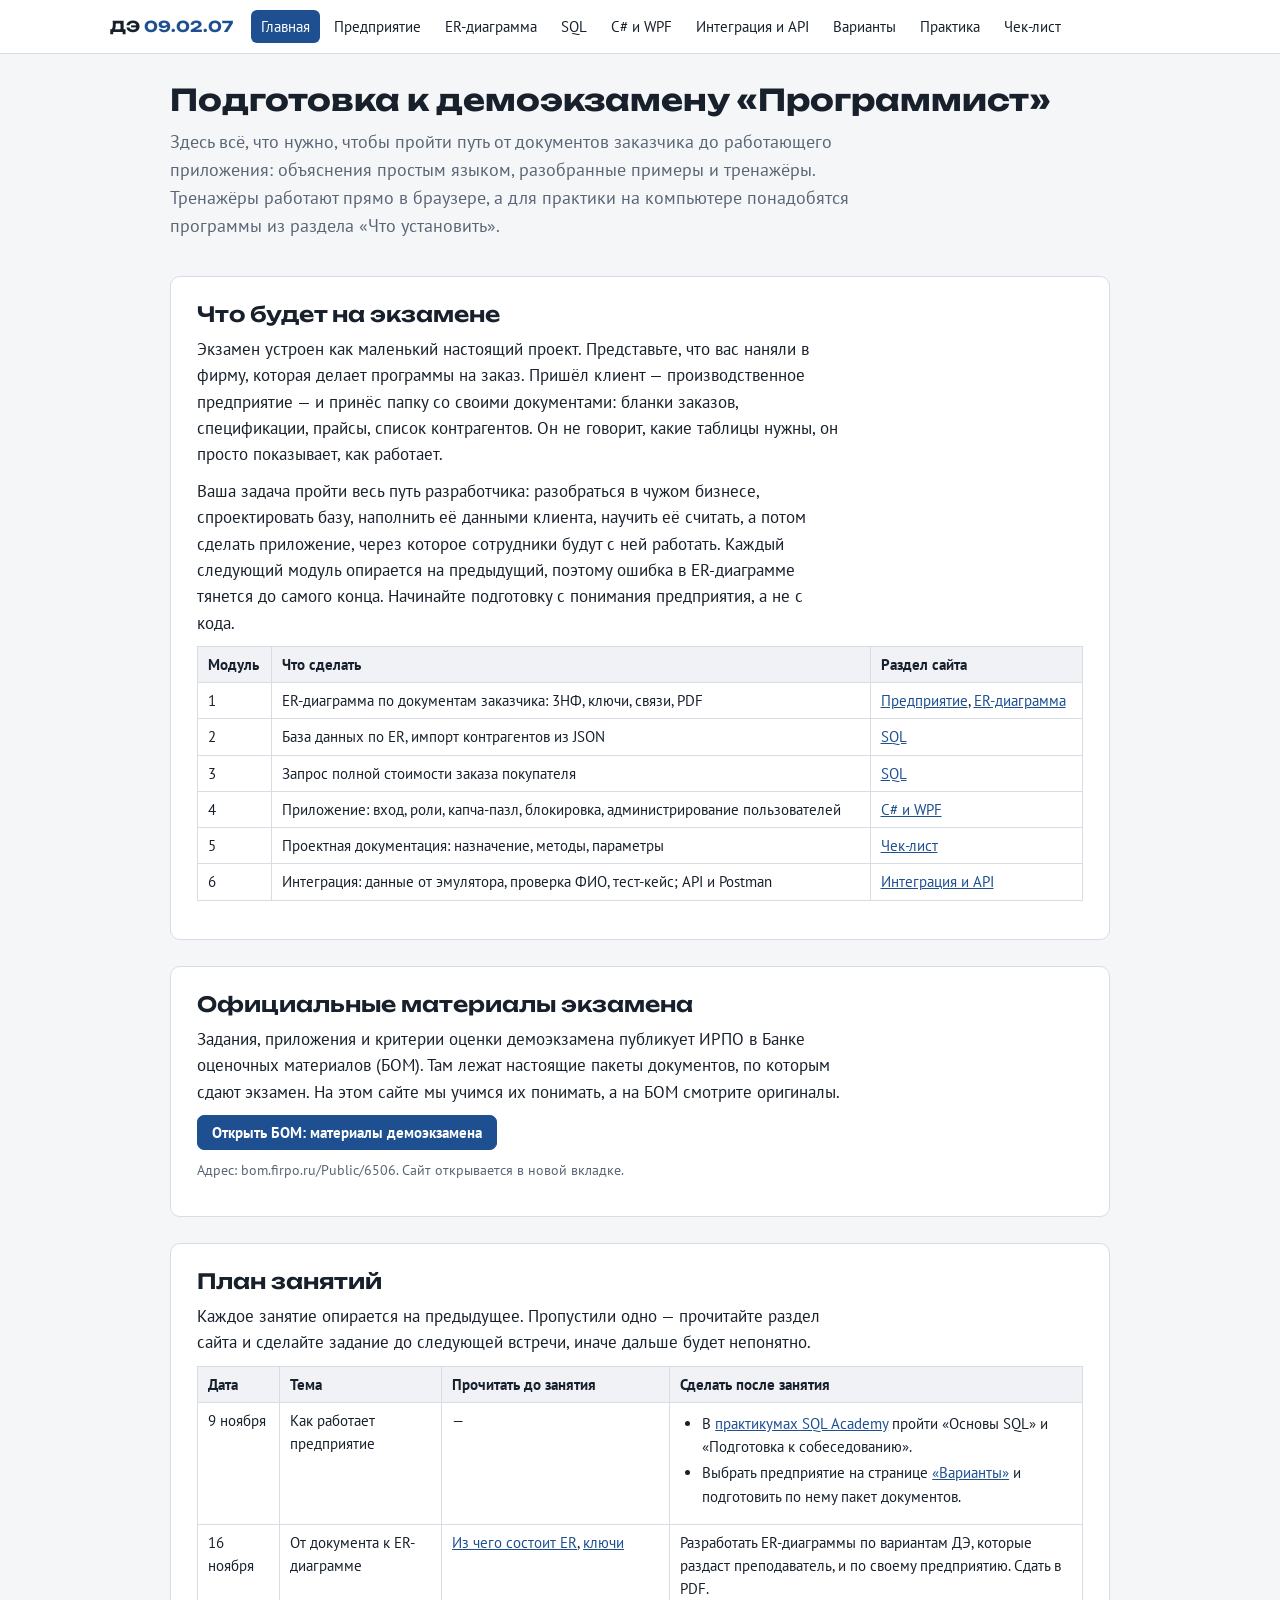
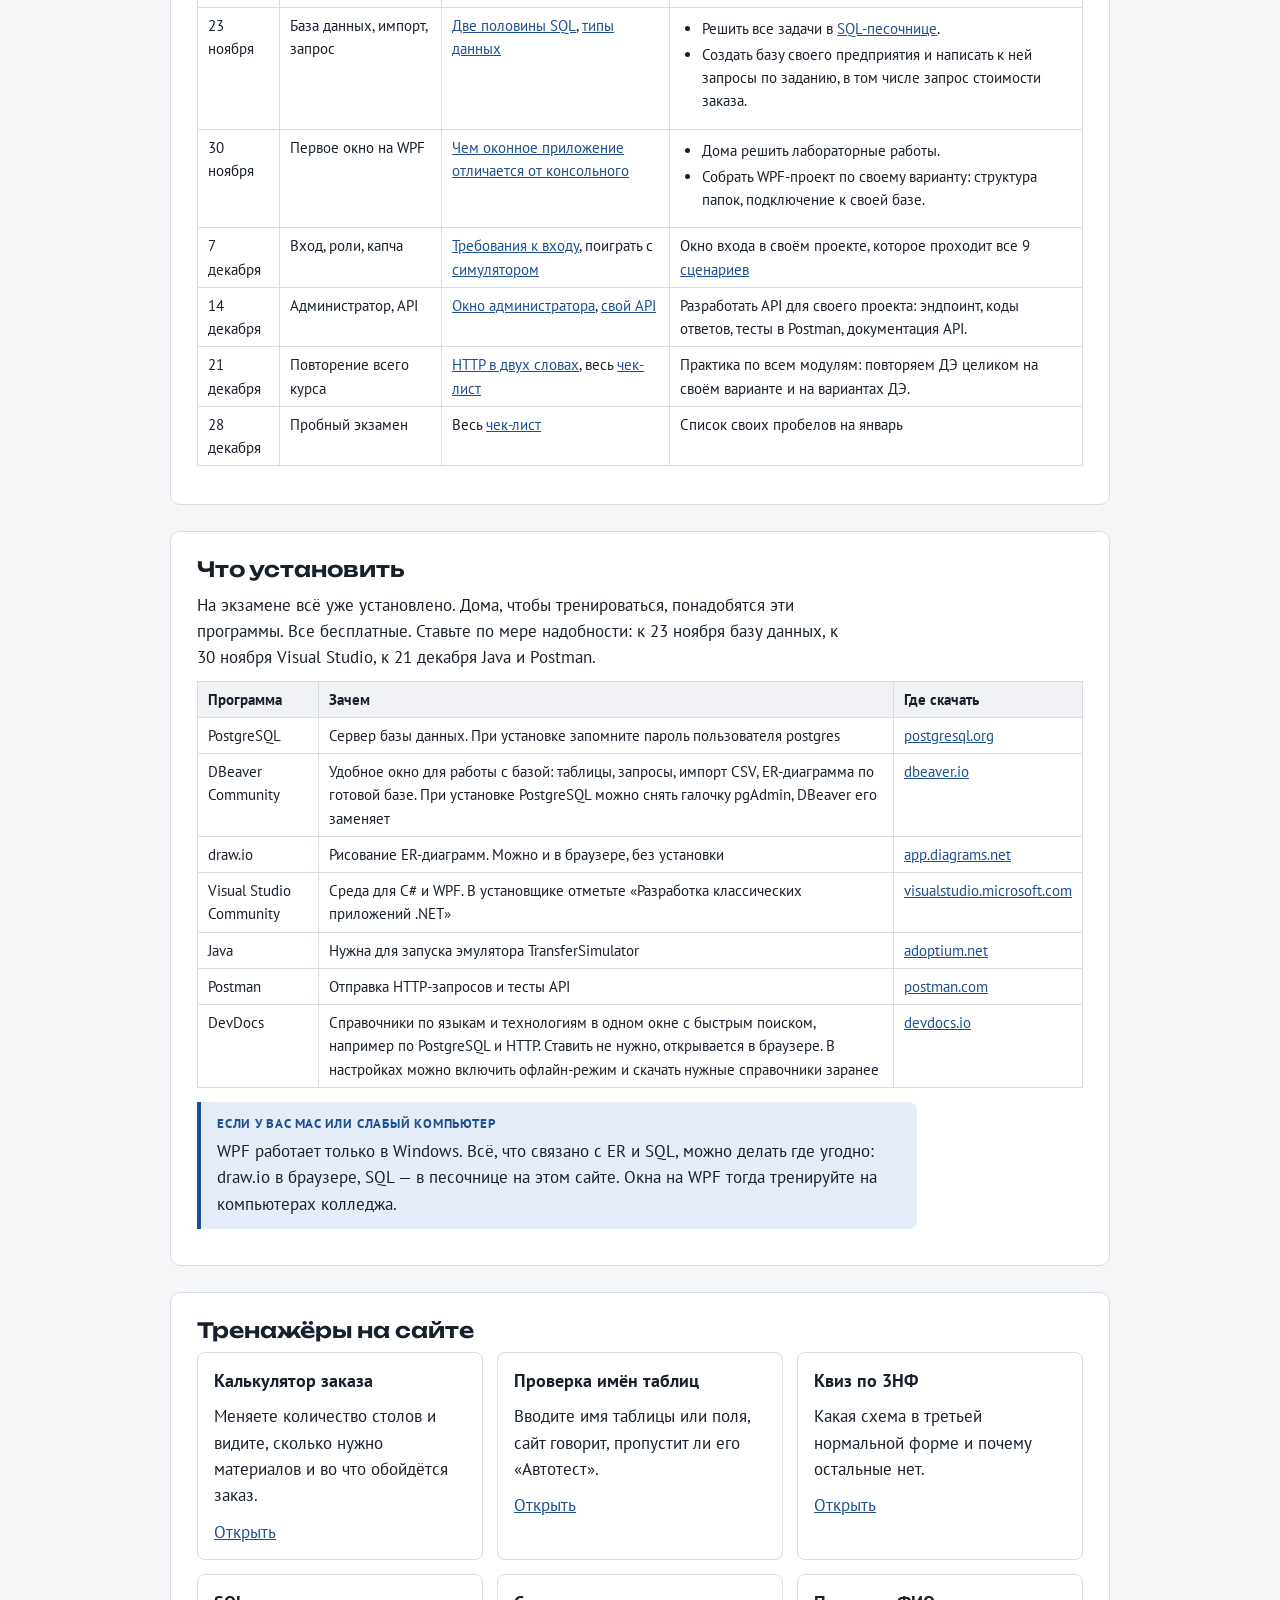
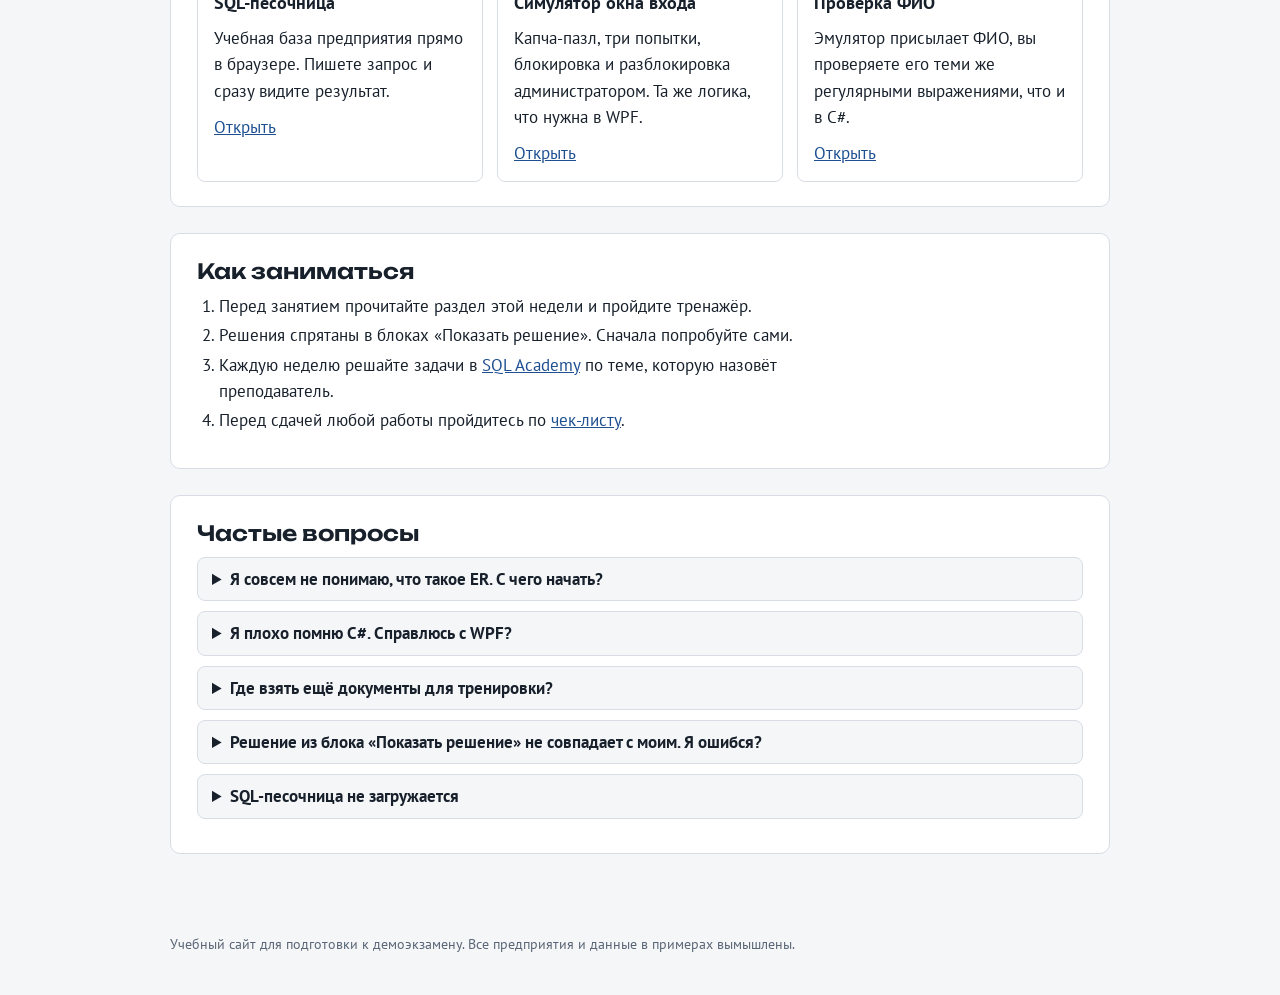
<file: index.html>
<!DOCTYPE html>
<html lang="ru">
<head>
<meta charset="utf-8">
<meta name="viewport" content="width=device-width, initial-scale=1">
<title>Подготовка к ДЭ 09.02.07</title>
<meta name="description" content="Материалы для подготовки к демоэкзамену 09.02.07 «Программист»">
<link rel="preconnect" href="https://fonts.googleapis.com">
<link rel="preconnect" href="https://fonts.gstatic.com" crossorigin>
<link href="https://fonts.googleapis.com/css2?family=Unbounded:wght@600;700&family=PT+Sans:ital,wght@0,400;0,700;1,400&family=JetBrains+Mono:wght@400;600&display=swap" rel="stylesheet">
<link rel="stylesheet" href="assets/style.css">

</head>
<body>
<header class="site"><div class="in">
  <a class="logo" href="index.html">ДЭ <span>09.02.07</span></a>
  <nav class="top" aria-label="Разделы"><a href="index.html" aria-current="page">Главная</a><a href="enterprise.html">Предприятие</a><a href="er.html">ER-диаграмма</a><a href="sql.html">SQL</a><a href="wpf.html">C# и WPF</a><a href="integration.html">Интеграция и API</a><a href="variants.html">Варианты</a><a href="practice.html">Практика</a><a href="checklist.html">Чек-лист</a></nav>
</div></header>
<main>
<section>
  <h1>Подготовка к демоэкзамену «Программист»</h1>
  <p class="lead">Здесь всё, что нужно, чтобы пройти путь от документов заказчика до работающего приложения: объяснения простым языком, разобранные примеры и тренажёры. Тренажёры работают прямо в браузере, а для практики на компьютере понадобятся программы из раздела «Что установить».</p>
</section>

<section class="card">
  <h2>Что будет на экзамене</h2>
  <div class="prose">
    <p>Экзамен устроен как маленький настоящий проект. Представьте, что вас наняли в фирму, которая делает программы на заказ. Пришёл клиент — производственное предприятие — и принёс папку со своими документами: бланки заказов, спецификации, прайсы, список контрагентов. Он не говорит, какие таблицы нужны, он просто показывает, как работает.</p>
    <p>Ваша задача пройти весь путь разработчика: разобраться в чужом бизнесе, спроектировать базу, наполнить её данными клиента, научить её считать, а потом сделать приложение, через которое сотрудники будут с ней работать. Каждый следующий модуль опирается на предыдущий, поэтому ошибка в ER-диаграмме тянется до самого конца. Начинайте подготовку с понимания предприятия, а не с кода.</p>
  </div>
  <div class="tw"><table>
    <thead><tr><th>Модуль</th><th>Что сделать</th><th>Раздел сайта</th></tr></thead>
    <tbody>
      <tr><td>1</td><td>ER-диаграмма по документам заказчика: 3НФ, ключи, связи, PDF</td><td><a href="enterprise.html">Предприятие</a>, <a href="er.html">ER-диаграмма</a></td></tr>
      <tr><td>2</td><td>База данных по ER, импорт контрагентов из JSON</td><td><a href="sql.html">SQL</a></td></tr>
      <tr><td>3</td><td>Запрос полной стоимости заказа покупателя</td><td><a href="sql.html#query">SQL</a></td></tr>
      <tr><td>4</td><td>Приложение: вход, роли, капча-пазл, блокировка, администрирование пользователей</td><td><a href="wpf.html">C# и WPF</a></td></tr>
      <tr><td>5</td><td>Проектная документация: назначение, методы, параметры</td><td><a href="checklist.html#docs">Чек-лист</a></td></tr>
      <tr><td>6</td><td>Интеграция: данные от эмулятора, проверка ФИО, тест-кейс; API и Postman</td><td><a href="integration.html">Интеграция и API</a></td></tr>
    </tbody>
  </table></div>
</section>

<section class="card" id="official">
  <h2>Официальные материалы экзамена</h2>
  <p class="prose">Задания, приложения и критерии оценки демоэкзамена публикует ИРПО в Банке оценочных материалов (БОМ). Там лежат настоящие пакеты документов, по которым сдают экзамен. На этом сайте мы учимся их понимать, а на БОМ смотрите оригиналы.</p>
  <p><a class="btn" href="https://bom.firpo.ru/Public/6506" target="_blank" rel="noopener">Открыть БОМ: материалы демоэкзамена</a></p>
  <p class="small">Адрес: bom.firpo.ru/Public/6506. Сайт открывается в новой вкладке.</p>
</section>

<section class="card" id="plan">
  <h2>План занятий</h2>
  <p class="prose">Каждое занятие опирается на предыдущее. Пропустили одно — прочитайте раздел сайта и сделайте задание до следующей встречи, иначе дальше будет непонятно.</p>
  <div class="tw"><table>
    <thead><tr><th>Дата</th><th>Тема</th><th>Прочитать до занятия</th><th>Сделать после занятия</th></tr></thead>
    <tbody>
      <tr><td>9 ноября</td><td>Как работает предприятие</td><td>—</td><td>
        <ul>
          <li>В <a href="https://sql-academy.org/ru/practicums" target="_blank" rel="noopener">практикумах SQL Academy</a> пройти «Основы SQL» и «Подготовка к собеседованию».</li>
          <li>Выбрать предприятие на странице <a href="variants.html">«Варианты»</a> и подготовить по нему пакет документов.</li>
        </ul></td></tr>
      <tr><td>16 ноября</td><td>От документа к ER-диаграмме</td><td><a href="er.html#what">Из чего состоит ER</a>, <a href="er.html#keys">ключи</a></td><td>Разработать ER-диаграммы по вариантам ДЭ, которые раздаст преподаватель, и по своему предприятию. Сдать в PDF.</td></tr>
      <tr><td>23 ноября</td><td>База данных, импорт, запрос</td><td><a href="sql.html#parts">Две половины SQL</a>, <a href="sql.html#types">типы данных</a></td><td>
        <ul>
          <li>Решить все задачи в <a href="sql.html#sandbox">SQL-песочнице</a>.</li>
          <li>Создать базу своего предприятия и написать к ней запросы по заданию, в том числе запрос стоимости заказа.</li>
        </ul></td></tr>
      <tr><td>30 ноября</td><td>Первое окно на WPF</td><td><a href="wpf.html#idea">Чем оконное приложение отличается от консольного</a></td><td>
        <ul>
          <li>Дома решить лабораторные работы.</li>
          <li>Собрать WPF-проект по своему варианту: структура папок, подключение к своей базе.</li>
        </ul></td></tr>
      <tr><td>7 декабря</td><td>Вход, роли, капча</td><td><a href="wpf.html#login">Требования к входу</a>, поиграть с <a href="wpf.html#sim">симулятором</a></td><td>Окно входа в своём проекте, которое проходит все 9 <a href="wpf.html#tests">сценариев</a></td></tr>
      <tr><td>14 декабря</td><td>Администратор, API</td><td><a href="wpf.html#admin">Окно администратора</a>, <a href="integration.html#api">свой API</a></td><td>Разработать API для своего проекта: эндпоинт, коды ответов, тесты в Postman, документация API.</td></tr>
      <tr><td>21 декабря</td><td>Повторение всего курса</td><td><a href="integration.html#http">HTTP в двух словах</a>, весь <a href="checklist.html">чек-лист</a></td><td>Практика по всем модулям: повторяем ДЭ целиком на своём варианте и на вариантах ДЭ.</td></tr>
      <tr><td>28 декабря</td><td>Пробный экзамен</td><td>Весь <a href="checklist.html">чек-лист</a></td><td>Список своих пробелов на январь</td></tr>
    </tbody>
  </table></div>
</section>

<section class="card" id="install">
  <h2>Что установить</h2>
  <p class="prose">На экзамене всё уже установлено. Дома, чтобы тренироваться, понадобятся эти программы. Все бесплатные. Ставьте по мере надобности: к 23 ноября базу данных, к 30 ноября Visual Studio, к 21 декабря Java и Postman.</p>
  <div class="tw"><table>
    <thead><tr><th>Программа</th><th>Зачем</th><th>Где скачать</th></tr></thead>
    <tbody>
      <tr><td>PostgreSQL</td><td>Сервер базы данных. При установке запомните пароль пользователя postgres</td><td><a href="https://www.postgresql.org/download/windows/" target="_blank" rel="noopener">postgresql.org</a></td></tr>
      <tr><td>DBeaver Community</td><td>Удобное окно для работы с базой: таблицы, запросы, импорт CSV, ER-диаграмма по готовой базе. При установке PostgreSQL можно снять галочку pgAdmin, DBeaver его заменяет</td><td><a href="https://dbeaver.io/download/" target="_blank" rel="noopener">dbeaver.io</a></td></tr>
      <tr><td>draw.io</td><td>Рисование ER-диаграмм. Можно и в браузере, без установки</td><td><a href="https://app.diagrams.net/" target="_blank" rel="noopener">app.diagrams.net</a></td></tr>
      <tr><td>Visual Studio Community</td><td>Среда для C# и WPF. В установщике отметьте «Разработка классических приложений .NET»</td><td><a href="https://visualstudio.microsoft.com/ru/vs/community/" target="_blank" rel="noopener">visualstudio.microsoft.com</a></td></tr>
      <tr><td>Java</td><td>Нужна для запуска эмулятора TransferSimulator</td><td><a href="https://adoptium.net/" target="_blank" rel="noopener">adoptium.net</a></td></tr>
      <tr><td>Postman</td><td>Отправка HTTP-запросов и тесты API</td><td><a href="https://www.postman.com/downloads/" target="_blank" rel="noopener">postman.com</a></td></tr>
      <tr><td>DevDocs</td><td>Справочники по языкам и технологиям в одном окне с быстрым поиском, например по PostgreSQL и HTTP. Ставить не нужно, открывается в браузере. В настройках можно включить офлайн-режим и скачать нужные справочники заранее</td><td><a href="https://devdocs.io/" target="_blank" rel="noopener">devdocs.io</a></td></tr>
    </tbody>
  </table></div>
  <div class="note"><b>Если у вас Mac или слабый компьютер</b>
    <p>WPF работает только в Windows. Всё, что связано с ER и SQL, можно делать где угодно: draw.io в браузере, SQL — в песочнице на этом сайте. Окна на WPF тогда тренируйте на компьютерах колледжа.</p>
  </div>
</section>

<section class="card">
  <h2>Тренажёры на сайте</h2>
  <div class="grid">
    <div class="box"><h3>Калькулятор заказа</h3><p>Меняете количество столов и видите, сколько нужно материалов и во что обойдётся заказ.</p><a href="enterprise.html#calc">Открыть</a></div>
    <div class="box"><h3>Проверка имён таблиц</h3><p>Вводите имя таблицы или поля, сайт говорит, пропустит ли его «Автотест».</p><a href="er.html#naming">Открыть</a></div>
    <div class="box"><h3>Квиз по 3НФ</h3><p>Какая схема в третьей нормальной форме и почему остальные нет.</p><a href="er.html#nf">Открыть</a></div>
    <div class="box"><h3>SQL-песочница</h3><p>Учебная база предприятия прямо в браузере. Пишете запрос и сразу видите результат.</p><a href="sql.html#sandbox">Открыть</a></div>
    <div class="box"><h3>Симулятор окна входа</h3><p>Капча-пазл, три попытки, блокировка и разблокировка администратором. Та же логика, что нужна в WPF.</p><a href="wpf.html#sim">Открыть</a></div>
    <div class="box"><h3>Проверка ФИО</h3><p>Эмулятор присылает ФИО, вы проверяете его теми же регулярными выражениями, что и в C#.</p><a href="integration.html#fio">Открыть</a></div>
  </div>
</section>

<section class="card">
  <h2>Как заниматься</h2>
  <ol class="prose">
    <li>Перед занятием прочитайте раздел этой недели и пройдите тренажёр.</li>
    <li>Решения спрятаны в блоках «Показать решение». Сначала попробуйте сами.</li>
    <li>Каждую неделю решайте задачи в <a href="https://sql-academy.org/ru/trainer" target="_blank" rel="noopener">SQL Academy</a> по теме, которую назовёт преподаватель.</li>
    <li>Перед сдачей любой работы пройдитесь по <a href="checklist.html">чек-листу</a>.</li>
  </ol>
</section>

<section class="card" id="faq">
  <h2>Частые вопросы</h2>
  <details><summary>Я совсем не понимаю, что такое ER. С чего начать?</summary>
    <p>Не с ER, а с предприятия. Прочитайте страницу <a href="enterprise.html">«Предприятие»</a> и пройдите калькулятор заказа. Когда понятно, откуда берётся каждое число, таблицы почти рисуются сами. Потом раздел <a href="er.html#what">«Из чего состоит ER»</a> и только после него алгоритм из 6 шагов.</p>
  </details>
  <details><summary>Я плохо помню C#. Справлюсь с WPF?</summary>
    <p>Для экзамена нужны классы со свойствами, <code>List&lt;T&gt;</code>, условия, циклы, <code>try/catch</code> и методы. Если это знаете, справитесь: WPF добавляет только окна и события. Освежите эти темы до 30 ноября.</p>
  </details>
  <details><summary>Где взять ещё документы для тренировки?</summary>
    <p>На странице <a href="practice.html">«Практика»</a> шесть пакетов вымышленных предприятий в формате экзамена. Настоящие задания прошлых лет лежат в <a href="https://bom.firpo.ru/Public/6506" target="_blank" rel="noopener">БОМ</a>.</p>
  </details>
  <details><summary>Решение из блока «Показать решение» не совпадает с моим. Я ошибся?</summary>
    <p>Не обязательно. Для ER и кода бывает несколько верных решений. Проверьте своё по чек-листу: 3НФ, ключи, имена, работает ли. Если сомневаетесь, принесите на занятие.</p>
  </details>
  <details><summary>SQL-песочница не загружается</summary>
    <p>Она подгружает движок базы из интернета. Проверьте подключение и обновите страницу. В школьной сети иногда блокируют внешние сайты, тогда попробуйте дома.</p>
  </details>
</section>
</main>
<footer>Учебный сайт для подготовки к демоэкзамену. Все предприятия и данные в примерах вымышлены.</footer>
<script src="assets/app.js"></script>

</body>
</html>
</file>
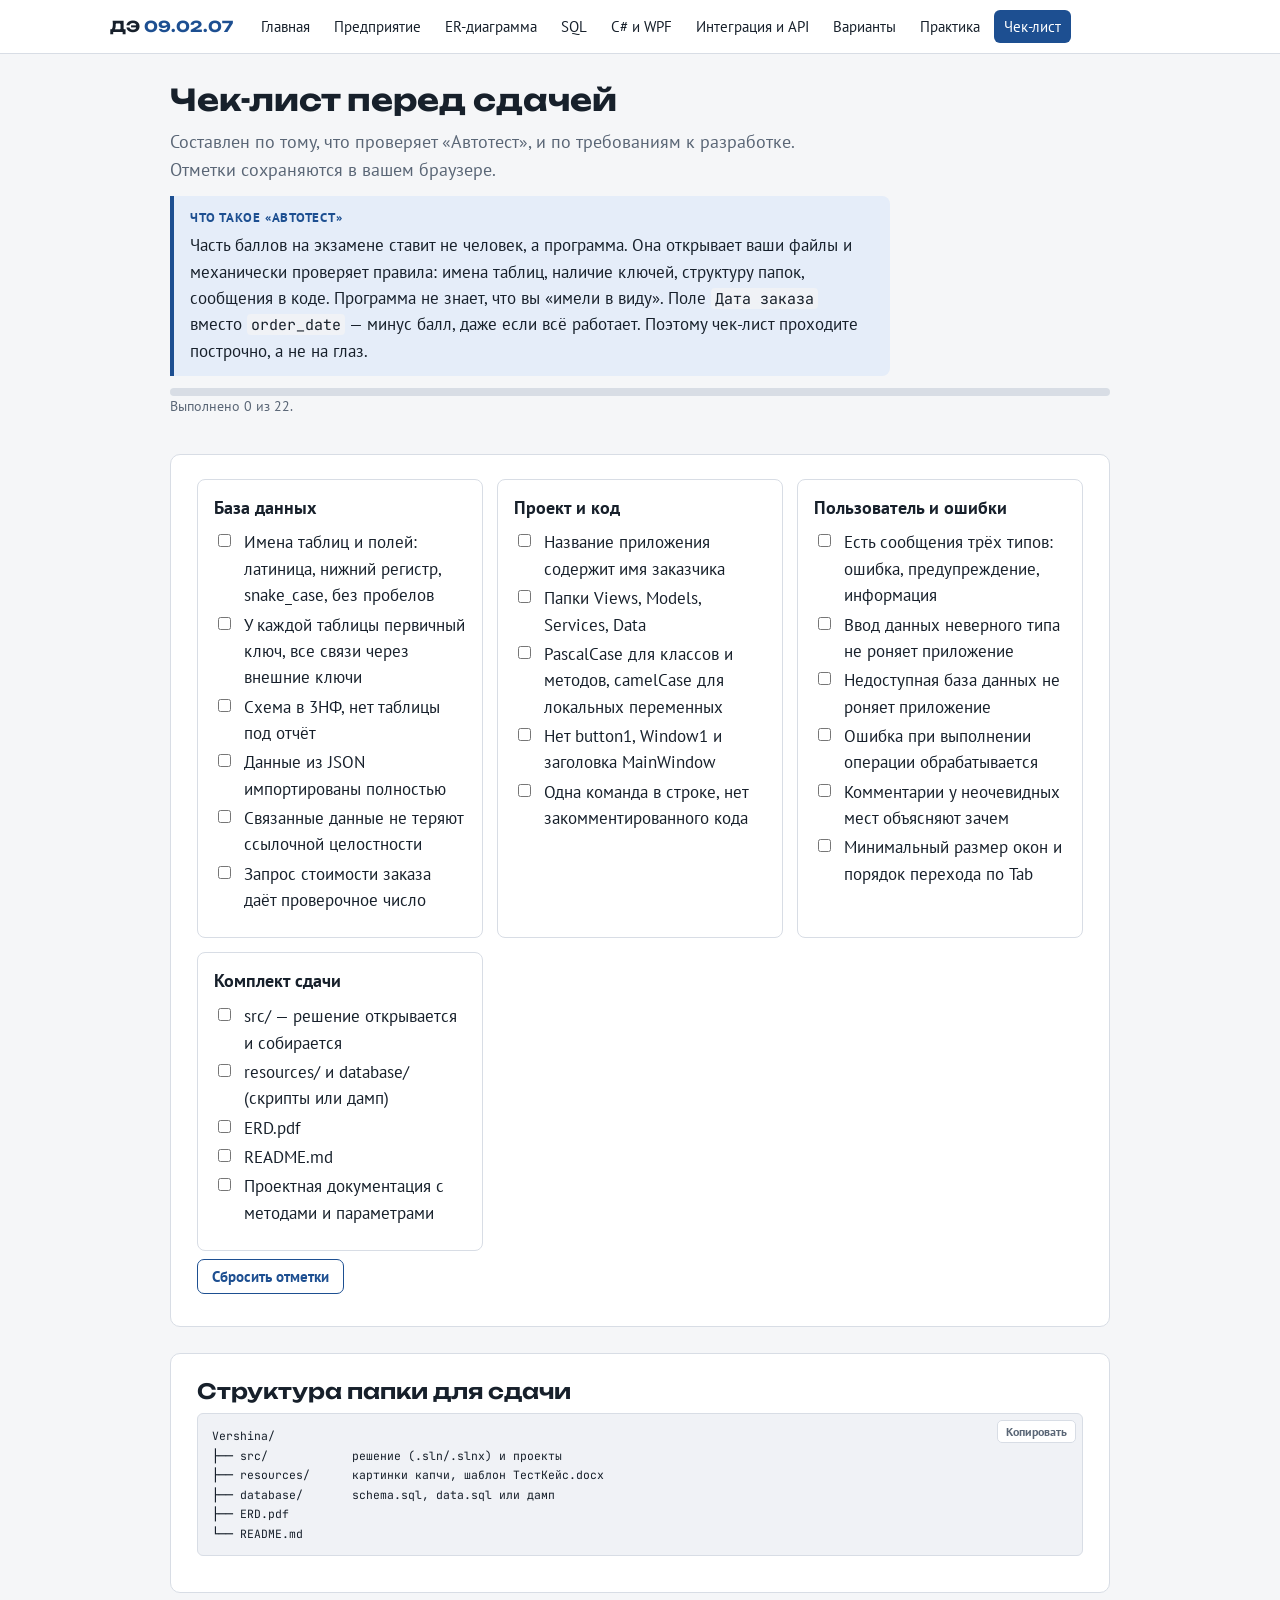
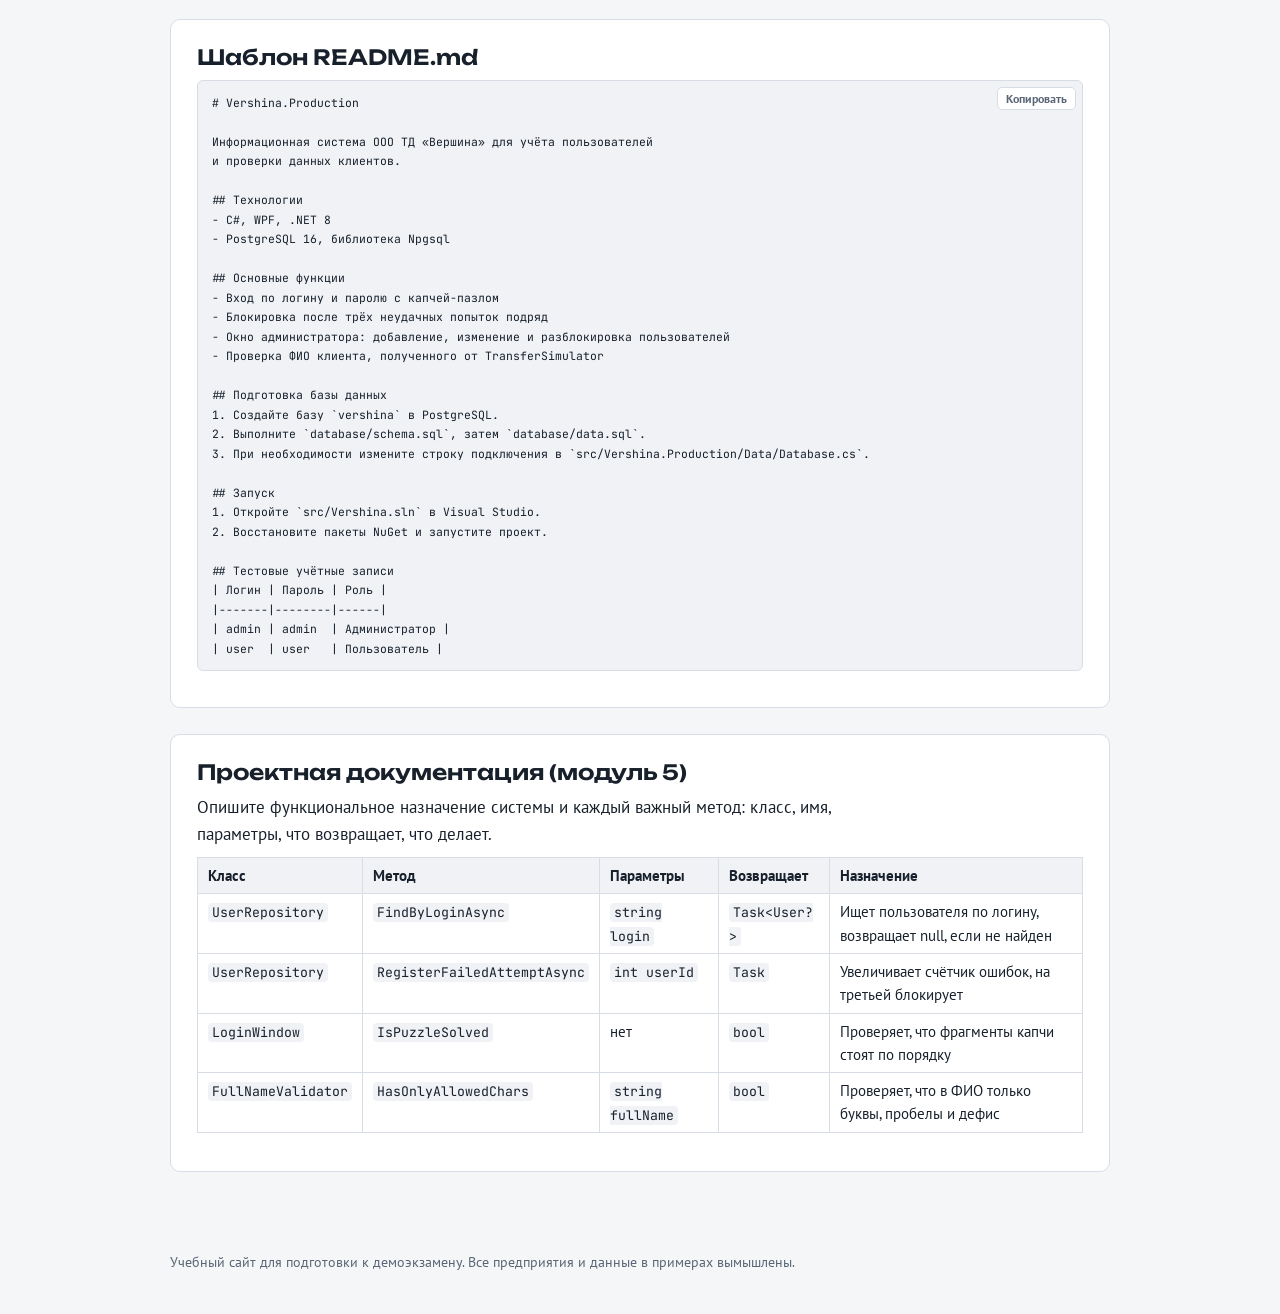
<file: checklist.html>
<!DOCTYPE html>
<html lang="ru">
<head>
<meta charset="utf-8">
<meta name="viewport" content="width=device-width, initial-scale=1">
<title>Чек-лист · Подготовка к ДЭ</title>
<meta name="description" content="Материалы для подготовки к демоэкзамену 09.02.07 «Программист»">
<link rel="preconnect" href="https://fonts.googleapis.com">
<link rel="preconnect" href="https://fonts.gstatic.com" crossorigin>
<link href="https://fonts.googleapis.com/css2?family=Unbounded:wght@600;700&family=PT+Sans:ital,wght@0,400;0,700;1,400&family=JetBrains+Mono:wght@400;600&display=swap" rel="stylesheet">
<link rel="stylesheet" href="assets/style.css">

</head>
<body>
<header class="site"><div class="in">
  <a class="logo" href="index.html">ДЭ <span>09.02.07</span></a>
  <nav class="top" aria-label="Разделы"><a href="index.html">Главная</a><a href="enterprise.html">Предприятие</a><a href="er.html">ER-диаграмма</a><a href="sql.html">SQL</a><a href="wpf.html">C# и WPF</a><a href="integration.html">Интеграция и API</a><a href="variants.html">Варианты</a><a href="practice.html">Практика</a><a href="checklist.html" aria-current="page">Чек-лист</a></nav>
</div></header>
<main>
<section>
  <h1>Чек-лист перед сдачей</h1>
  <p class="lead">Составлен по тому, что проверяет «Автотест», и по требованиям к разработке. Отметки сохраняются в вашем браузере.</p>
  <div class="note"><b>Что такое «Автотест»</b>
    <p>Часть баллов на экзамене ставит не человек, а программа. Она открывает ваши файлы и механически проверяет правила: имена таблиц, наличие ключей, структуру папок, сообщения в коде. Программа не знает, что вы «имели в виду». Поле <code>Дата заказа</code> вместо <code>order_date</code> — минус балл, даже если всё работает. Поэтому чек-лист проходите построчно, а не на глаз.</p>
  </div>
  <div class="progress" aria-hidden="true"><i id="prog"></i></div>
  <p class="small" id="progText"></p>
</section>

<section class="card">
  <div class="grid">
    <div class="box"><h3>База данных</h3><ul class="check">
      <li><label><input type="checkbox" data-store="c1"> Имена таблиц и полей: латиница, нижний регистр, snake_case, без пробелов</label></li>
      <li><label><input type="checkbox" data-store="c2"> У каждой таблицы первичный ключ, все связи через внешние ключи</label></li>
      <li><label><input type="checkbox" data-store="c3"> Схема в 3НФ, нет таблицы под отчёт</label></li>
      <li><label><input type="checkbox" data-store="c4"> Данные из JSON импортированы полностью</label></li>
      <li><label><input type="checkbox" data-store="c5"> Связанные данные не теряют ссылочной целостности</label></li>
      <li><label><input type="checkbox" data-store="c6"> Запрос стоимости заказа даёт проверочное число</label></li>
    </ul></div>
    <div class="box"><h3>Проект и код</h3><ul class="check">
      <li><label><input type="checkbox" data-store="c7"> Название приложения содержит имя заказчика</label></li>
      <li><label><input type="checkbox" data-store="c8"> Папки Views, Models, Services, Data</label></li>
      <li><label><input type="checkbox" data-store="c9"> PascalCase для классов и методов, camelCase для локальных переменных</label></li>
      <li><label><input type="checkbox" data-store="c10"> Нет button1, Window1 и заголовка MainWindow</label></li>
      <li><label><input type="checkbox" data-store="c11"> Одна команда в строке, нет закомментированного кода</label></li>
    </ul></div>
    <div class="box"><h3>Пользователь и ошибки</h3><ul class="check">
      <li><label><input type="checkbox" data-store="c12"> Есть сообщения трёх типов: ошибка, предупреждение, информация</label></li>
      <li><label><input type="checkbox" data-store="c13"> Ввод данных неверного типа не роняет приложение</label></li>
      <li><label><input type="checkbox" data-store="c14"> Недоступная база данных не роняет приложение</label></li>
      <li><label><input type="checkbox" data-store="c15"> Ошибка при выполнении операции обрабатывается</label></li>
      <li><label><input type="checkbox" data-store="c16"> Комментарии у неочевидных мест объясняют зачем</label></li>
      <li><label><input type="checkbox" data-store="c17"> Минимальный размер окон и порядок перехода по Tab</label></li>
    </ul></div>
    <div class="box"><h3>Комплект сдачи</h3><ul class="check">
      <li><label><input type="checkbox" data-store="c18"> src/ — решение открывается и собирается</label></li>
      <li><label><input type="checkbox" data-store="c19"> resources/ и database/ (скрипты или дамп)</label></li>
      <li><label><input type="checkbox" data-store="c20"> ERD.pdf</label></li>
      <li><label><input type="checkbox" data-store="c21"> README.md</label></li>
      <li><label><input type="checkbox" data-store="c22"> Проектная документация с методами и параметрами</label></li>
    </ul></div>
  </div>
  <div class="row"><button class="btn ghost" type="button" id="resetAll">Сбросить отметки</button></div>
</section>

<section class="card" id="folder">
  <h2>Структура папки для сдачи</h2>
<pre><code>Vershina/
├── src/            решение (.sln/.slnx) и проекты
├── resources/      картинки капчи, шаблон ТестКейс.docx
├── database/       schema.sql, data.sql или дамп
├── ERD.pdf
└── README.md</code></pre>
</section>

<section class="card" id="readme">
  <h2>Шаблон README.md</h2>
<pre><code># Vershina.Production

Информационная система ООО ТД «Вершина» для учёта пользователей
и проверки данных клиентов.

## Технологии
- C#, WPF, .NET 8
- PostgreSQL 16, библиотека Npgsql

## Основные функции
- Вход по логину и паролю с капчей-пазлом
- Блокировка после трёх неудачных попыток подряд
- Окно администратора: добавление, изменение и разблокировка пользователей
- Проверка ФИО клиента, полученного от TransferSimulator

## Подготовка базы данных
1. Создайте базу `vershina` в PostgreSQL.
2. Выполните `database/schema.sql`, затем `database/data.sql`.
3. При необходимости измените строку подключения в `src/Vershina.Production/Data/Database.cs`.

## Запуск
1. Откройте `src/Vershina.sln` в Visual Studio.
2. Восстановите пакеты NuGet и запустите проект.

## Тестовые учётные записи
| Логин | Пароль | Роль |
|-------|--------|------|
| admin | admin  | Администратор |
| user  | user   | Пользователь |</code></pre>
</section>

<section class="card" id="docs">
  <h2>Проектная документация (модуль 5)</h2>
  <p class="prose">Опишите функциональное назначение системы и каждый важный метод: класс, имя, параметры, что возвращает, что делает.</p>
  <div class="tw"><table>
    <thead><tr><th>Класс</th><th>Метод</th><th>Параметры</th><th>Возвращает</th><th>Назначение</th></tr></thead>
    <tbody>
      <tr><td><code>UserRepository</code></td><td><code>FindByLoginAsync</code></td><td><code>string login</code></td><td><code>Task&lt;User?&gt;</code></td><td>Ищет пользователя по логину, возвращает null, если не найден</td></tr>
      <tr><td><code>UserRepository</code></td><td><code>RegisterFailedAttemptAsync</code></td><td><code>int userId</code></td><td><code>Task</code></td><td>Увеличивает счётчик ошибок, на третьей блокирует</td></tr>
      <tr><td><code>LoginWindow</code></td><td><code>IsPuzzleSolved</code></td><td>нет</td><td><code>bool</code></td><td>Проверяет, что фрагменты капчи стоят по порядку</td></tr>
      <tr><td><code>FullNameValidator</code></td><td><code>HasOnlyAllowedChars</code></td><td><code>string fullName</code></td><td><code>bool</code></td><td>Проверяет, что в ФИО только буквы, пробелы и дефис</td></tr>
    </tbody>
  </table></div>
</section>
</main>
<footer>Учебный сайт для подготовки к демоэкзамену. Все предприятия и данные в примерах вымышлены.</footer>
<script src="assets/app.js"></script>
<script>
(function () {
  var boxes = document.querySelectorAll(".check input[type=checkbox]");
  function upd() {
    var n = 0; boxes.forEach(function (b) { if (b.checked) { n++; } });
    document.getElementById("prog").style.width = (n / boxes.length * 100) + "%";
    document.getElementById("progText").textContent = "Выполнено " + n + " из " + boxes.length + ".";
  }
  document.addEventListener("checks-changed", upd);
  document.getElementById("resetAll").onclick = function () {
    boxes.forEach(function (b) { b.checked = false; try { localStorage.removeItem("de-" + b.dataset.store); } catch (e) {} });
    upd();
  };
  upd();
})();
</script>
</body>
</html>
</file>
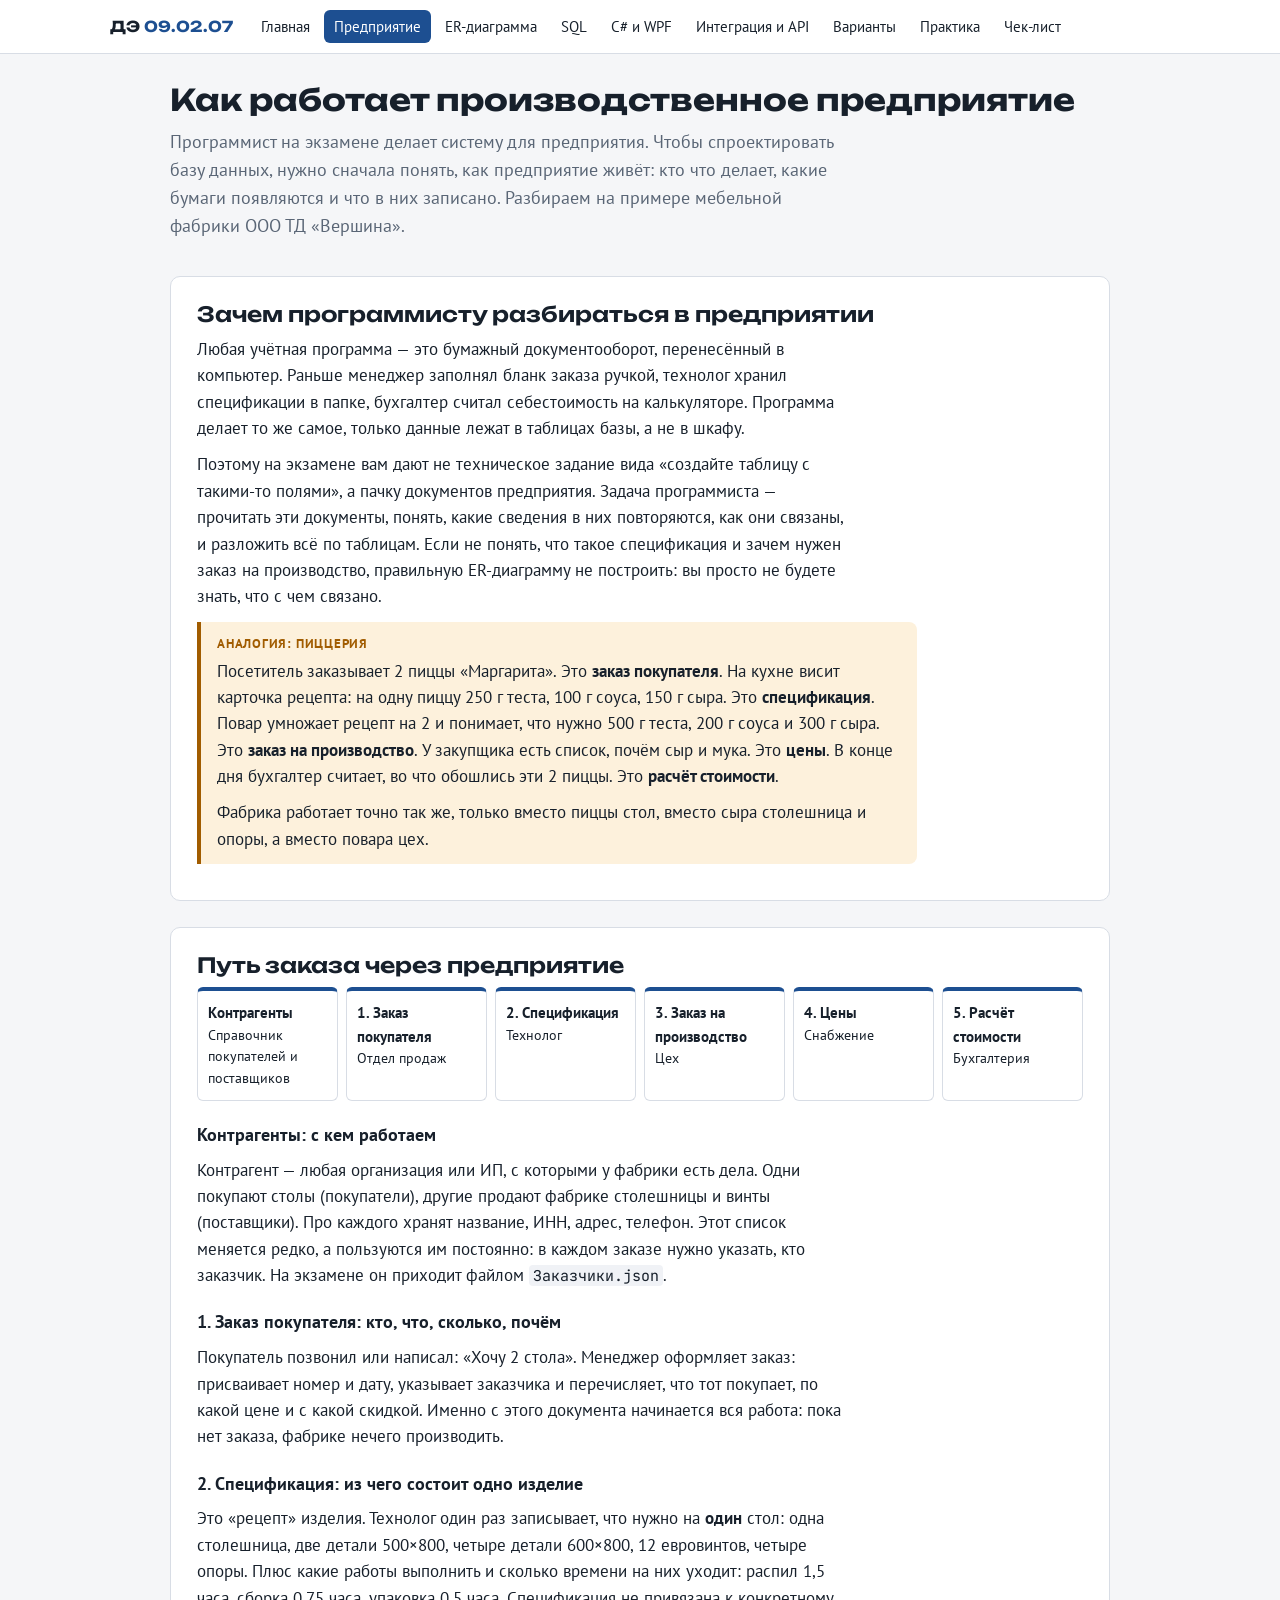
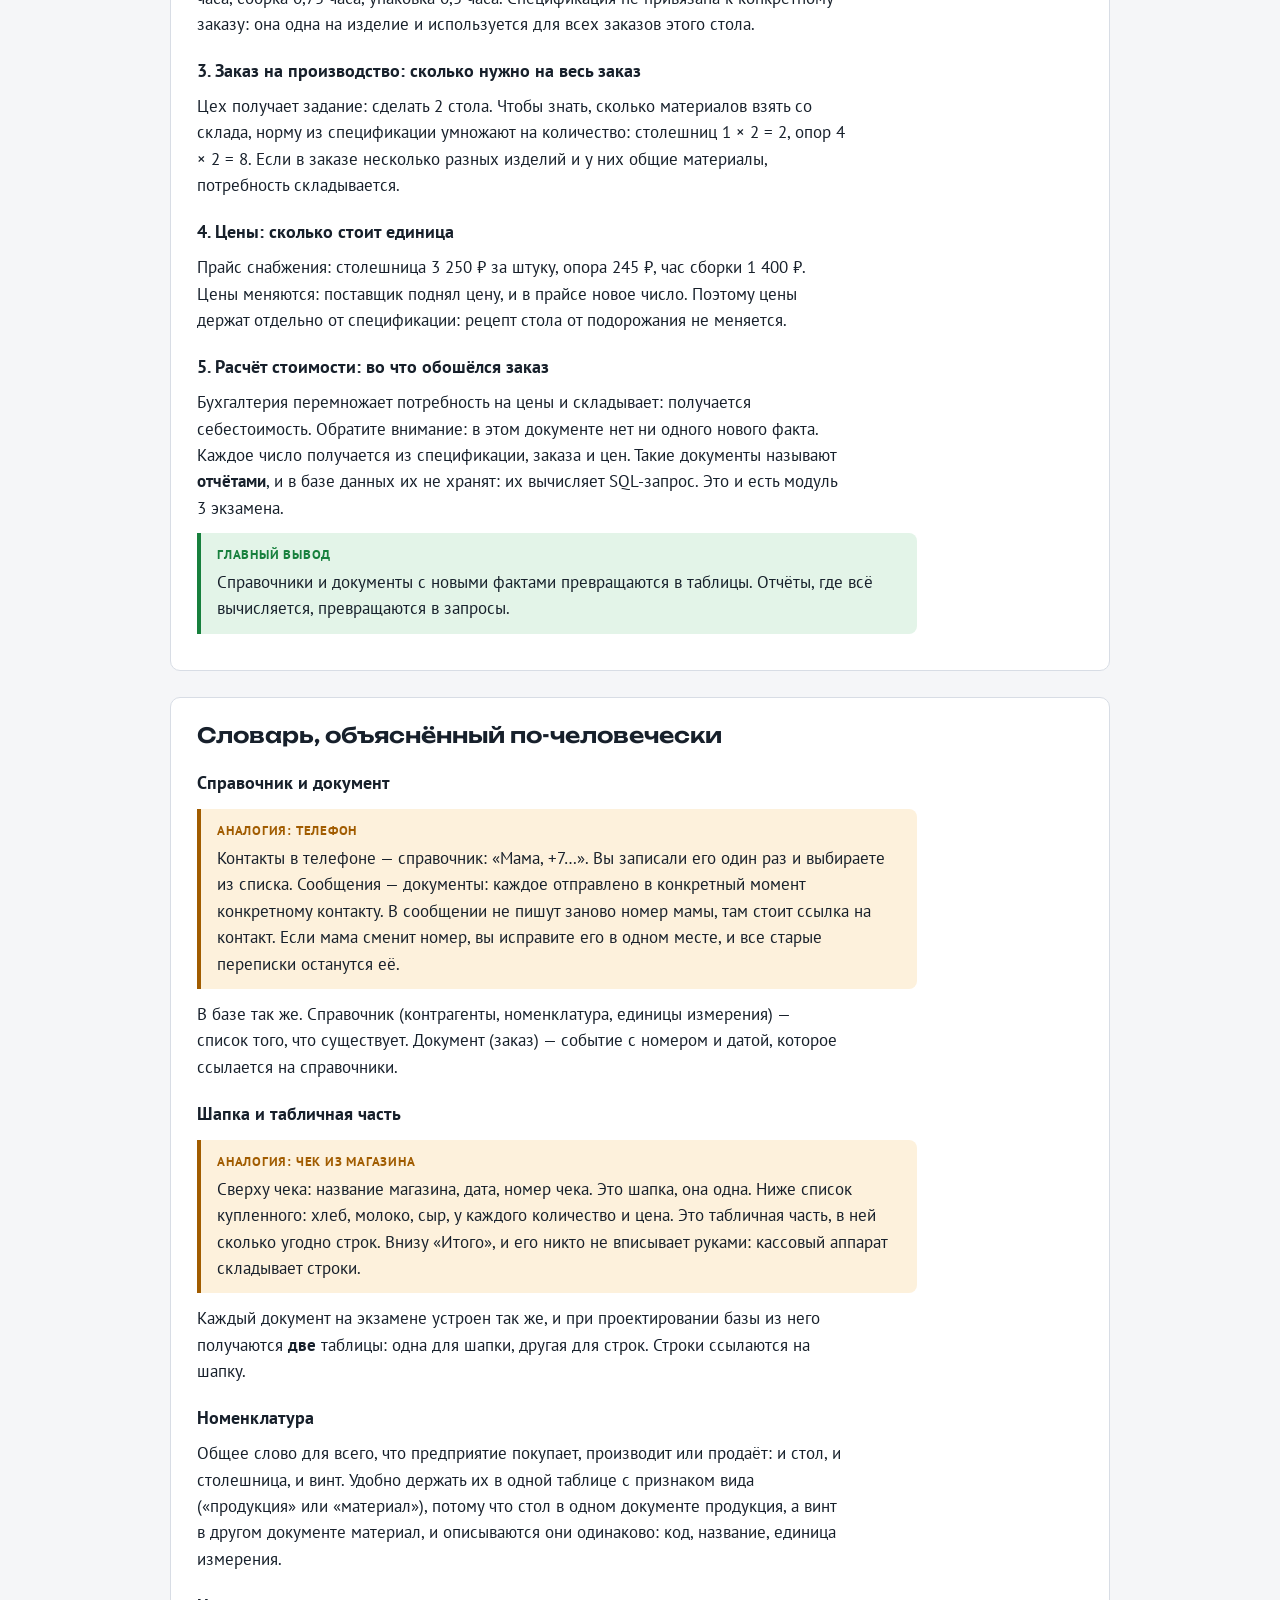
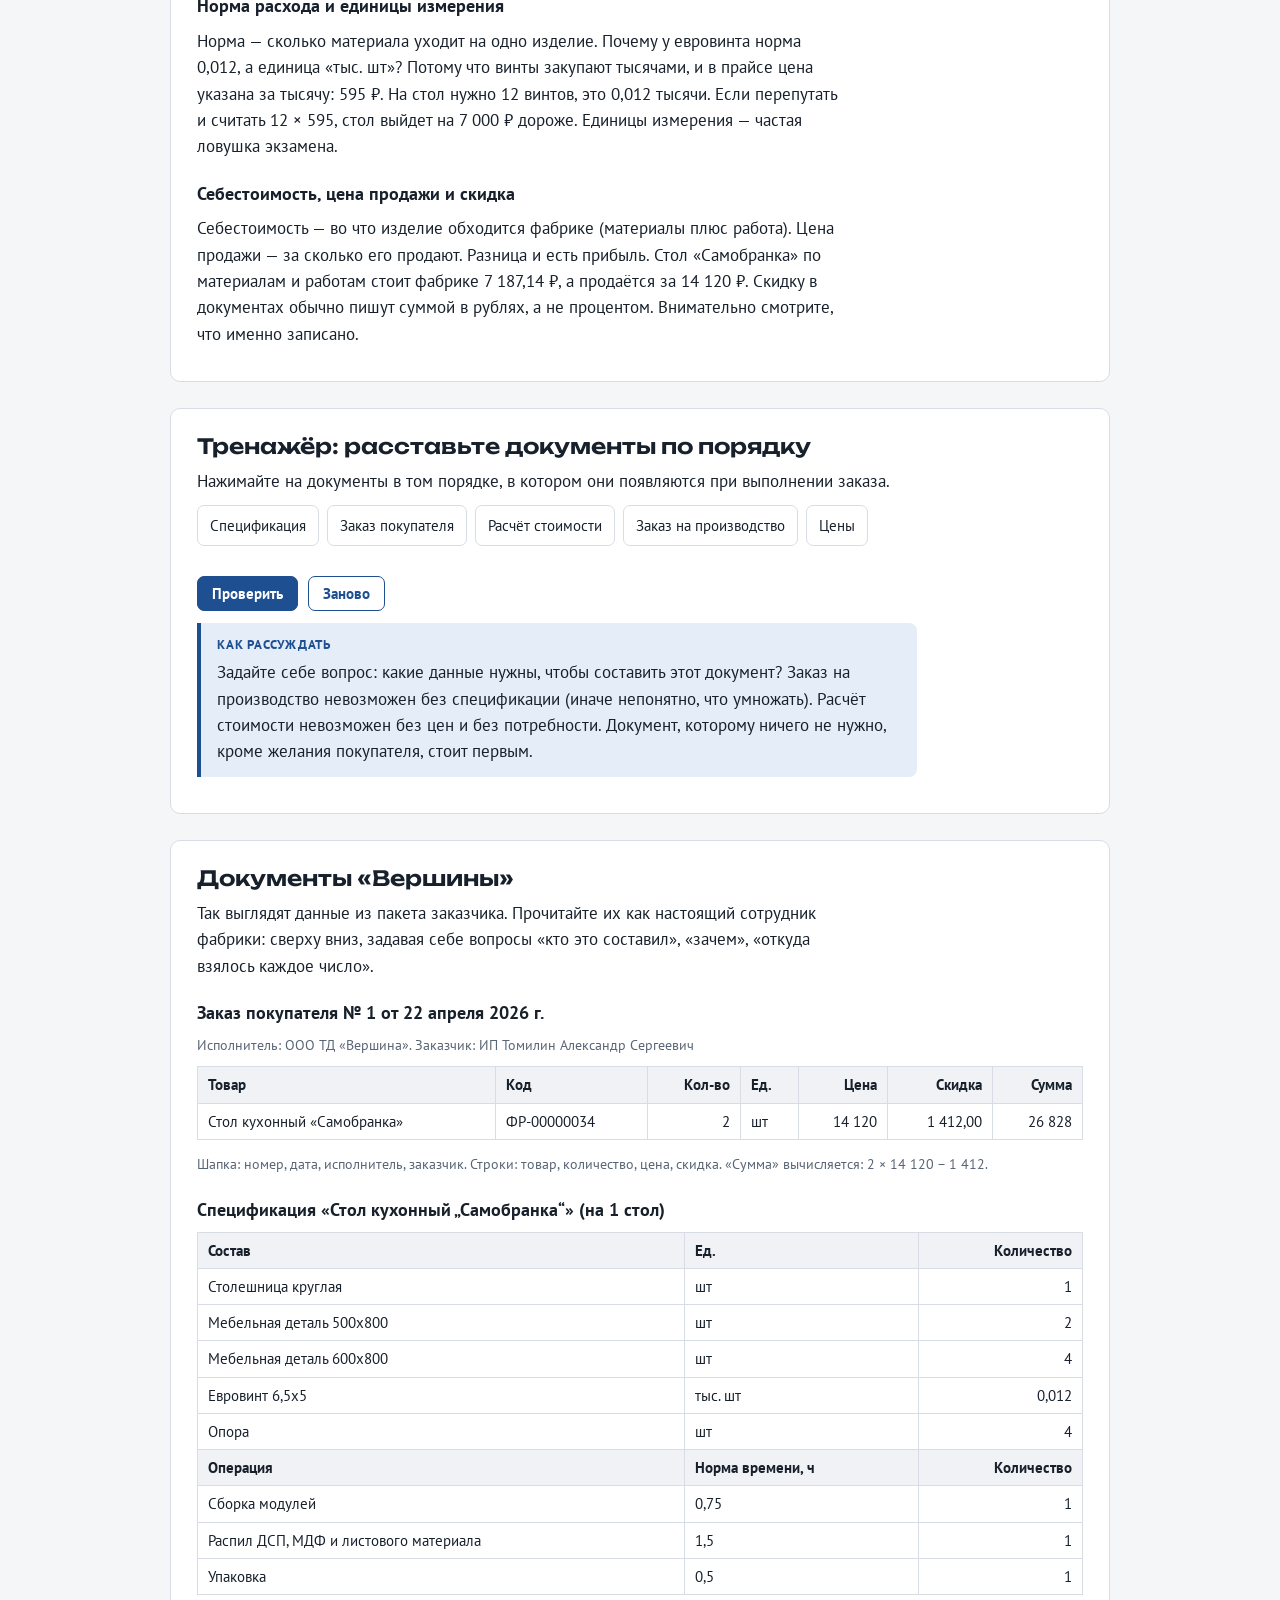
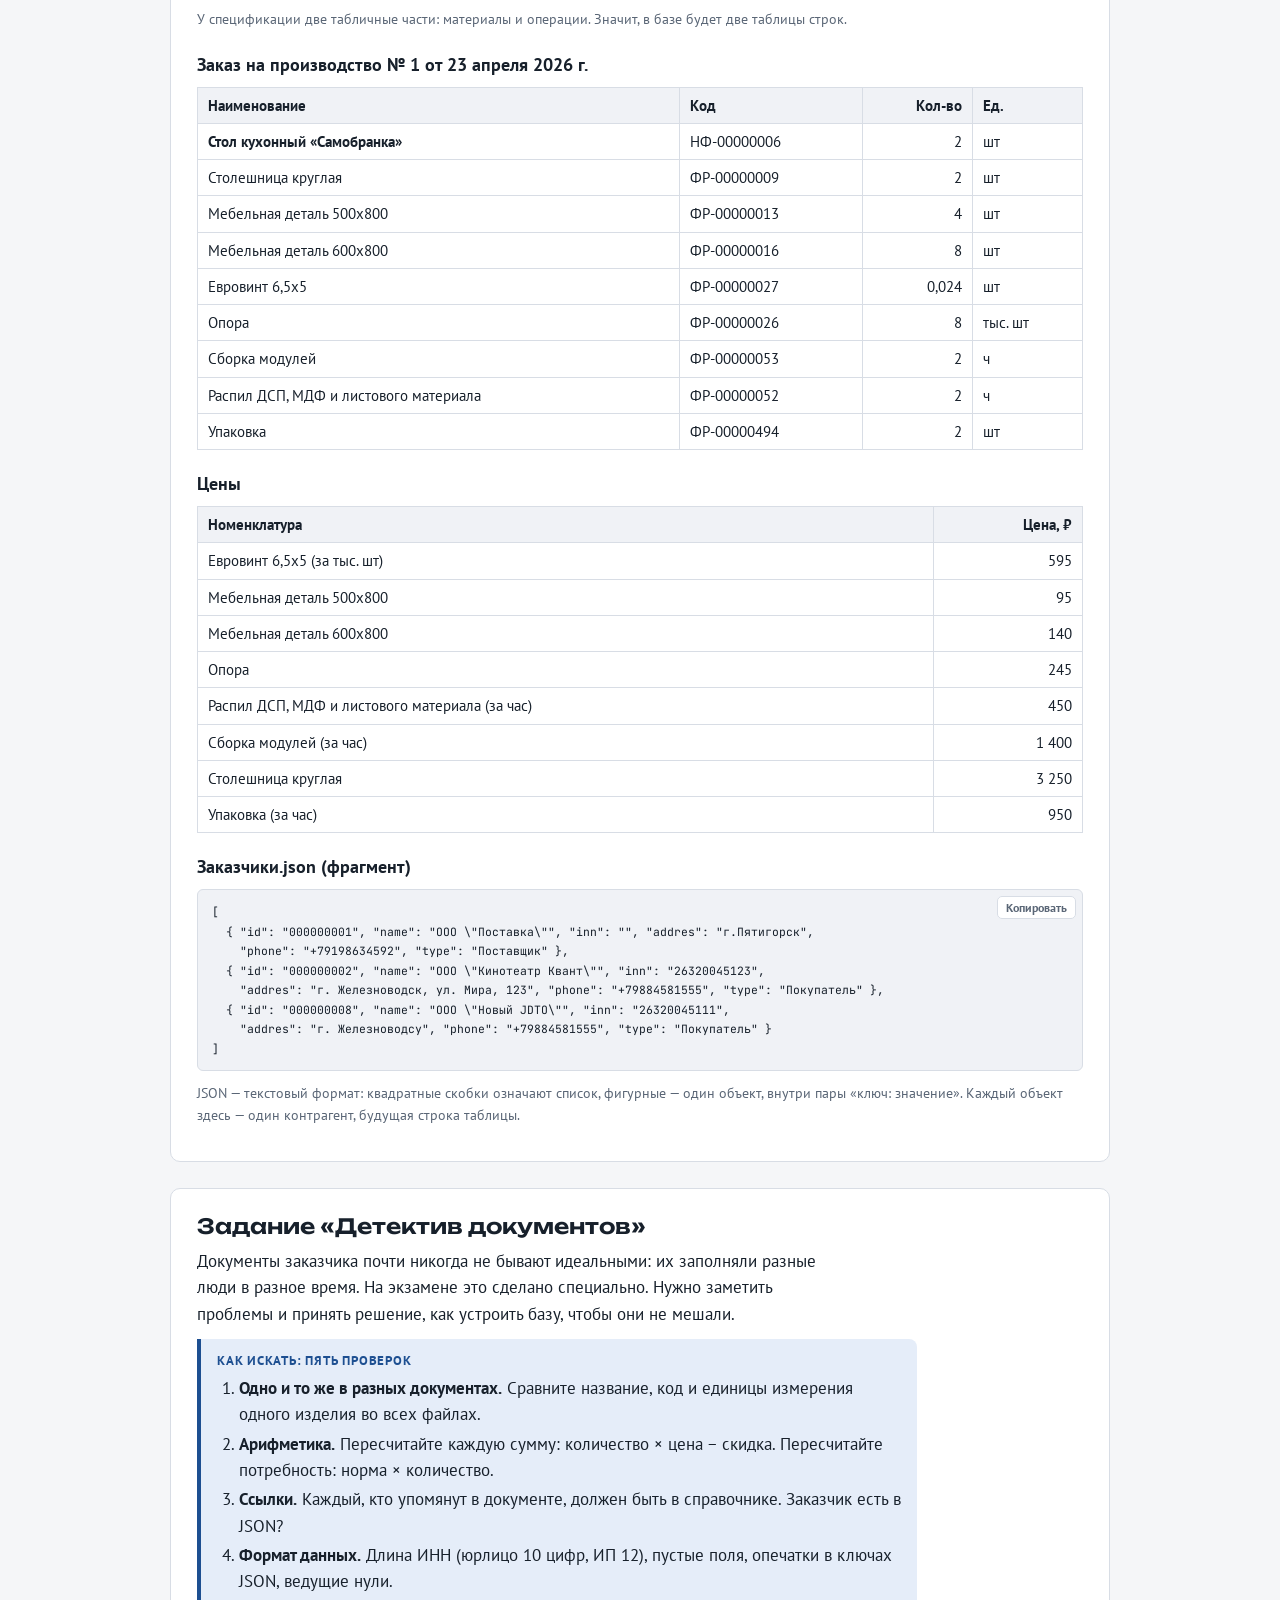
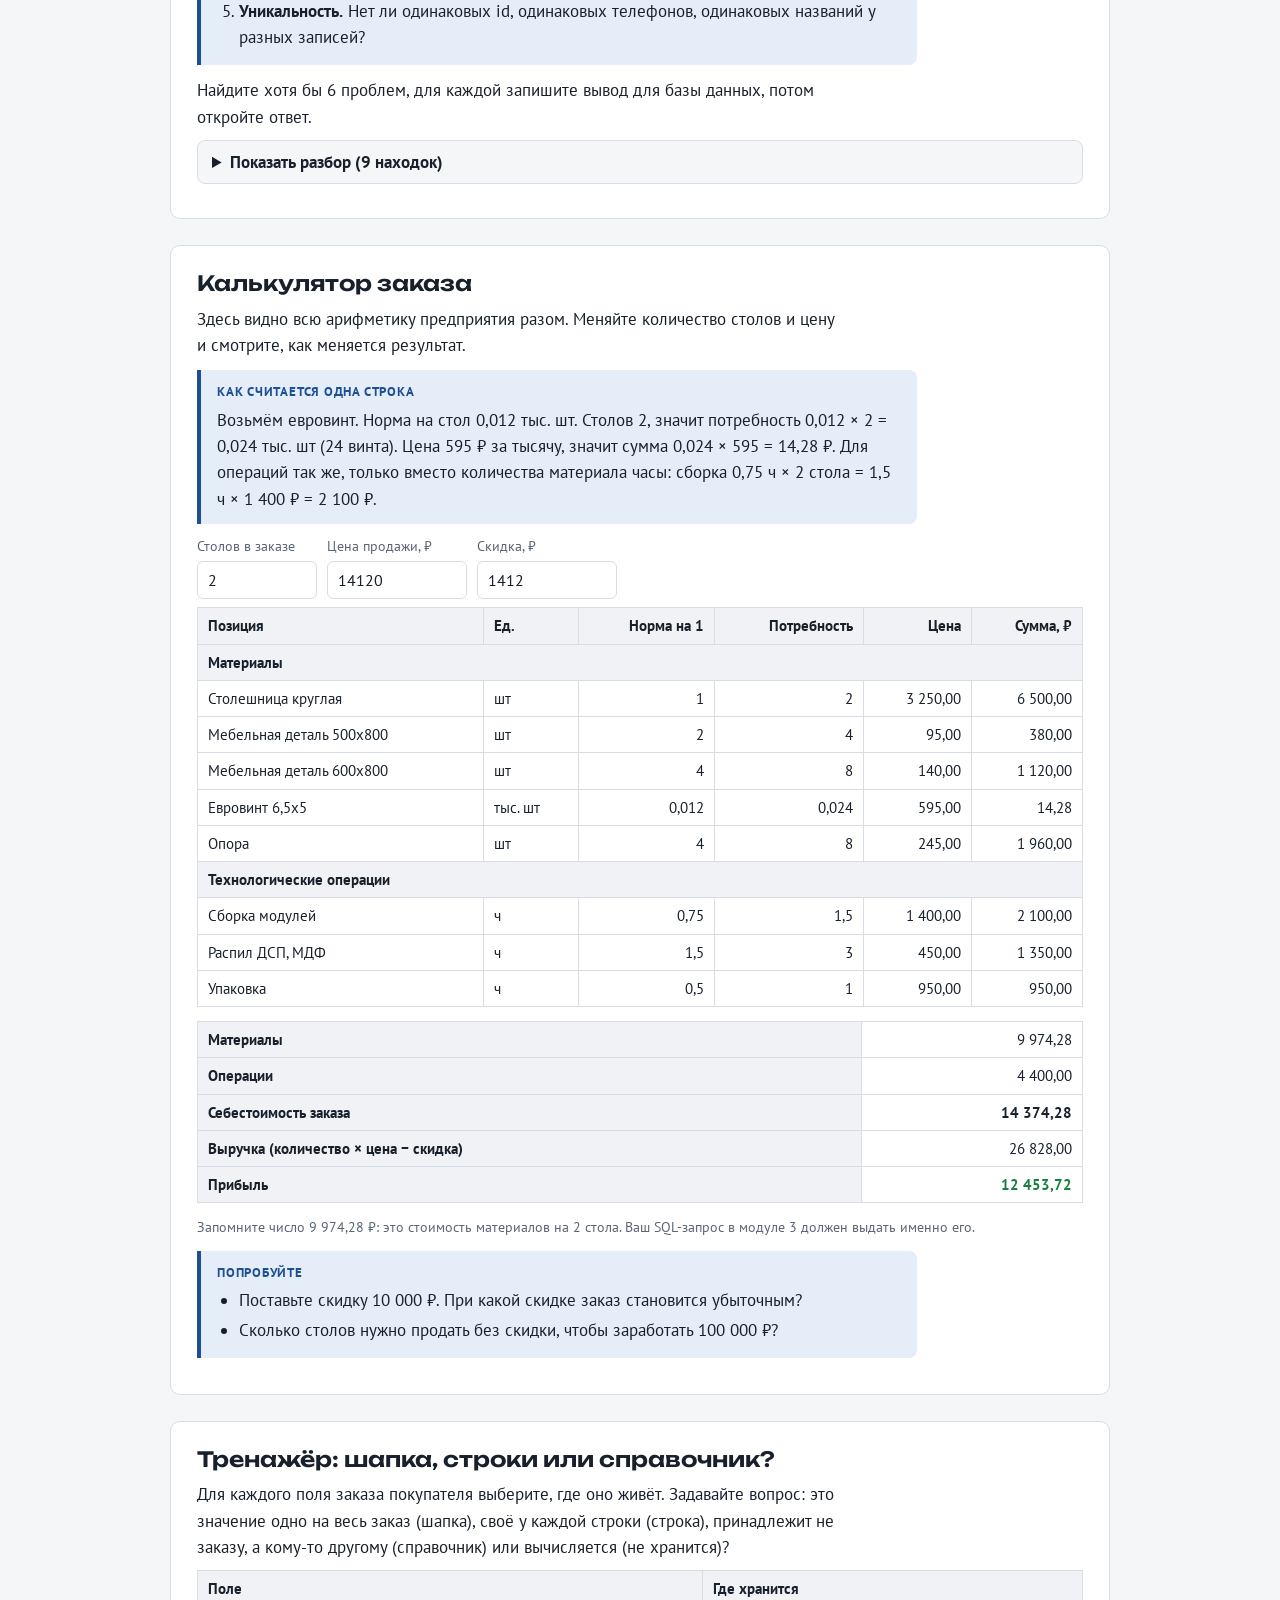
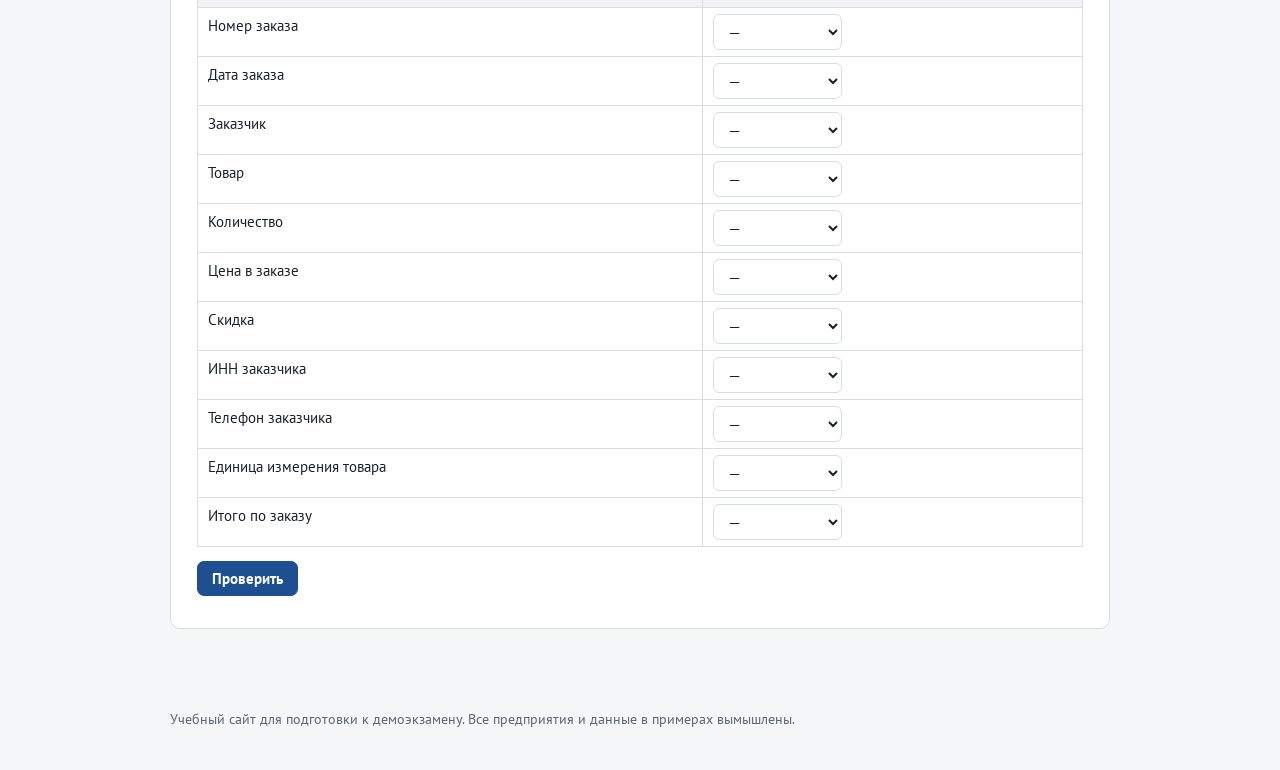
<file: enterprise.html>
<!DOCTYPE html>
<html lang="ru">
<head>
<meta charset="utf-8">
<meta name="viewport" content="width=device-width, initial-scale=1">
<title>Предприятие · Подготовка к ДЭ</title>
<meta name="description" content="Материалы для подготовки к демоэкзамену 09.02.07 «Программист»">
<link rel="preconnect" href="https://fonts.googleapis.com">
<link rel="preconnect" href="https://fonts.gstatic.com" crossorigin>
<link href="https://fonts.googleapis.com/css2?family=Unbounded:wght@600;700&family=PT+Sans:ital,wght@0,400;0,700;1,400&family=JetBrains+Mono:wght@400;600&display=swap" rel="stylesheet">
<link rel="stylesheet" href="assets/style.css">

</head>
<body>
<header class="site"><div class="in">
  <a class="logo" href="index.html">ДЭ <span>09.02.07</span></a>
  <nav class="top" aria-label="Разделы"><a href="index.html">Главная</a><a href="enterprise.html" aria-current="page">Предприятие</a><a href="er.html">ER-диаграмма</a><a href="sql.html">SQL</a><a href="wpf.html">C# и WPF</a><a href="integration.html">Интеграция и API</a><a href="variants.html">Варианты</a><a href="practice.html">Практика</a><a href="checklist.html">Чек-лист</a></nav>
</div></header>
<main>
<section>
  <h1>Как работает производственное предприятие</h1>
  <p class="lead">Программист на экзамене делает систему для предприятия. Чтобы спроектировать базу данных, нужно сначала понять, как предприятие живёт: кто что делает, какие бумаги появляются и что в них записано. Разбираем на примере мебельной фабрики ООО ТД «Вершина».</p>
</section>

<section class="card" id="why">
  <h2>Зачем программисту разбираться в предприятии</h2>
  <div class="prose">
    <p>Любая учётная программа — это бумажный документооборот, перенесённый в компьютер. Раньше менеджер заполнял бланк заказа ручкой, технолог хранил спецификации в папке, бухгалтер считал себестоимость на калькуляторе. Программа делает то же самое, только данные лежат в таблицах базы, а не в шкафу.</p>
    <p>Поэтому на экзамене вам дают не техническое задание вида «создайте таблицу с такими-то полями», а пачку документов предприятия. Задача программиста — прочитать эти документы, понять, какие сведения в них повторяются, как они связаны, и разложить всё по таблицам. Если не понять, что такое спецификация и зачем нужен заказ на производство, правильную ER-диаграмму не построить: вы просто не будете знать, что с чем связано.</p>
  </div>
  <div class="note analogy"><b>Аналогия: пиццерия</b>
    <p>Посетитель заказывает 2 пиццы «Маргарита». Это <b>заказ покупателя</b>. На кухне висит карточка рецепта: на одну пиццу 250 г теста, 100 г соуса, 150 г сыра. Это <b>спецификация</b>. Повар умножает рецепт на 2 и понимает, что нужно 500 г теста, 200 г соуса и 300 г сыра. Это <b>заказ на производство</b>. У закупщика есть список, почём сыр и мука. Это <b>цены</b>. В конце дня бухгалтер считает, во что обошлись эти 2 пиццы. Это <b>расчёт стоимости</b>.</p>
    <p>Фабрика работает точно так же, только вместо пиццы стол, вместо сыра столешница и опоры, а вместо повара цех.</p>
  </div>
</section>

<section class="card" id="chain">
  <h2>Путь заказа через предприятие</h2>
  <div class="chain">
    <div class="doc"><b>Контрагенты</b>Справочник покупателей и поставщиков</div>
    <div class="doc"><b>1. Заказ покупателя</b>Отдел продаж</div>
    <div class="doc"><b>2. Спецификация</b>Технолог</div>
    <div class="doc"><b>3. Заказ на производство</b>Цех</div>
    <div class="doc"><b>4. Цены</b>Снабжение</div>
    <div class="doc"><b>5. Расчёт стоимости</b>Бухгалтерия</div>
  </div>

  <h3>Контрагенты: с кем работаем</h3>
  <p class="prose">Контрагент — любая организация или ИП, с которыми у фабрики есть дела. Одни покупают столы (покупатели), другие продают фабрике столешницы и винты (поставщики). Про каждого хранят название, ИНН, адрес, телефон. Этот список меняется редко, а пользуются им постоянно: в каждом заказе нужно указать, кто заказчик. На экзамене он приходит файлом <code>Заказчики.json</code>.</p>

  <h3>1. Заказ покупателя: кто, что, сколько, почём</h3>
  <p class="prose">Покупатель позвонил или написал: «Хочу 2 стола». Менеджер оформляет заказ: присваивает номер и дату, указывает заказчика и перечисляет, что тот покупает, по какой цене и с какой скидкой. Именно с этого документа начинается вся работа: пока нет заказа, фабрике нечего производить.</p>

  <h3>2. Спецификация: из чего состоит одно изделие</h3>
  <p class="prose">Это «рецепт» изделия. Технолог один раз записывает, что нужно на <b>один</b> стол: одна столешница, две детали 500×800, четыре детали 600×800, 12 евровинтов, четыре опоры. Плюс какие работы выполнить и сколько времени на них уходит: распил 1,5 часа, сборка 0,75 часа, упаковка 0,5 часа. Спецификация не привязана к конкретному заказу: она одна на изделие и используется для всех заказов этого стола.</p>

  <h3>3. Заказ на производство: сколько нужно на весь заказ</h3>
  <p class="prose">Цех получает задание: сделать 2 стола. Чтобы знать, сколько материалов взять со склада, норму из спецификации умножают на количество: столешниц 1 × 2 = 2, опор 4 × 2 = 8. Если в заказе несколько разных изделий и у них общие материалы, потребность складывается.</p>

  <h3>4. Цены: сколько стоит единица</h3>
  <p class="prose">Прайс снабжения: столешница 3 250 ₽ за штуку, опора 245 ₽, час сборки 1 400 ₽. Цены меняются: поставщик поднял цену, и в прайсе новое число. Поэтому цены держат отдельно от спецификации: рецепт стола от подорожания не меняется.</p>

  <h3>5. Расчёт стоимости: во что обошёлся заказ</h3>
  <p class="prose">Бухгалтерия перемножает потребность на цены и складывает: получается себестоимость. Обратите внимание: в этом документе нет ни одного нового факта. Каждое число получается из спецификации, заказа и цен. Такие документы называют <b>отчётами</b>, и в базе данных их не хранят: их вычисляет SQL-запрос. Это и есть модуль 3 экзамена.</p>

  <div class="note good"><b>Главный вывод</b>
    <p>Справочники и документы с новыми фактами превращаются в таблицы. Отчёты, где всё вычисляется, превращаются в запросы.</p>
  </div>
</section>

<section class="card" id="terms">
  <h2>Словарь, объяснённый по-человечески</h2>

  <h3>Справочник и документ</h3>
  <div class="note analogy"><b>Аналогия: телефон</b>
    <p>Контакты в телефоне — справочник: «Мама, +7…». Вы записали его один раз и выбираете из списка. Сообщения — документы: каждое отправлено в конкретный момент конкретному контакту. В сообщении не пишут заново номер мамы, там стоит ссылка на контакт. Если мама сменит номер, вы исправите его в одном месте, и все старые переписки останутся её.</p>
  </div>
  <p class="prose">В базе так же. Справочник (контрагенты, номенклатура, единицы измерения) — список того, что существует. Документ (заказ) — событие с номером и датой, которое ссылается на справочники.</p>

  <h3>Шапка и табличная часть</h3>
  <div class="note analogy"><b>Аналогия: чек из магазина</b>
    <p>Сверху чека: название магазина, дата, номер чека. Это шапка, она одна. Ниже список купленного: хлеб, молоко, сыр, у каждого количество и цена. Это табличная часть, в ней сколько угодно строк. Внизу «Итого», и его никто не вписывает руками: кассовый аппарат складывает строки.</p>
  </div>
  <p class="prose">Каждый документ на экзамене устроен так же, и при проектировании базы из него получаются <b>две</b> таблицы: одна для шапки, другая для строк. Строки ссылаются на шапку.</p>

  <h3>Номенклатура</h3>
  <p class="prose">Общее слово для всего, что предприятие покупает, производит или продаёт: и стол, и столешница, и винт. Удобно держать их в одной таблице с признаком вида («продукция» или «материал»), потому что стол в одном документе продукция, а винт в другом документе материал, и описываются они одинаково: код, название, единица измерения.</p>

  <h3>Норма расхода и единицы измерения</h3>
  <p class="prose">Норма — сколько материала уходит на одно изделие. Почему у евровинта норма 0,012, а единица «тыс. шт»? Потому что винты закупают тысячами, и в прайсе цена указана за тысячу: 595 ₽. На стол нужно 12 винтов, это 0,012 тысячи. Если перепутать и считать 12 × 595, стол выйдет на 7 000 ₽ дороже. Единицы измерения — частая ловушка экзамена.</p>

  <h3>Себестоимость, цена продажи и скидка</h3>
  <p class="prose">Себестоимость — во что изделие обходится фабрике (материалы плюс работа). Цена продажи — за сколько его продают. Разница и есть прибыль. Стол «Самобранка» по материалам и работам стоит фабрике 7 187,14 ₽, а продаётся за 14 120 ₽. Скидку в документах обычно пишут суммой в рублях, а не процентом. Внимательно смотрите, что именно записано.</p>
</section>

<section class="card" id="order-game">
  <h2>Тренажёр: расставьте документы по порядку</h2>
  <p>Нажимайте на документы в том порядке, в котором они появляются при выполнении заказа.</p>
  <div class="pick" id="ogPick"></div>
  <ol class="ordered" id="ogList"></ol>
  <div class="row"><button class="btn" id="ogCheck" type="button">Проверить</button><button class="btn ghost" id="ogReset" type="button">Заново</button></div>
  <div class="res" id="ogRes"></div>
  <div class="note"><b>Как рассуждать</b>
    <p>Задайте себе вопрос: какие данные нужны, чтобы составить этот документ? Заказ на производство невозможен без спецификации (иначе непонятно, что умножать). Расчёт стоимости невозможен без цен и без потребности. Документ, которому ничего не нужно, кроме желания покупателя, стоит первым.</p>
  </div>
</section>

<section class="card" id="docs">
  <h2>Документы «Вершины»</h2>
  <p class="prose">Так выглядят данные из пакета заказчика. Прочитайте их как настоящий сотрудник фабрики: сверху вниз, задавая себе вопросы «кто это составил», «зачем», «откуда взялось каждое число».</p>
  <h3>Заказ покупателя № 1 от 22 апреля 2026 г.</h3>
  <p class="small">Исполнитель: ООО ТД «Вершина». Заказчик: ИП Томилин Александр Сергеевич</p>
  <div class="tw"><table>
    <thead><tr><th>Товар</th><th>Код</th><th class="n">Кол-во</th><th>Ед.</th><th class="n">Цена</th><th class="n">Скидка</th><th class="n">Сумма</th></tr></thead>
    <tbody><tr><td>Стол кухонный «Самобранка»</td><td>ФР-00000034</td><td class="n">2</td><td>шт</td><td class="n">14 120</td><td class="n">1 412,00</td><td class="n">26 828</td></tr></tbody>
  </table></div>
  <p class="small">Шапка: номер, дата, исполнитель, заказчик. Строки: товар, количество, цена, скидка. «Сумма» вычисляется: 2 × 14 120 − 1 412.</p>
  <h3>Спецификация «Стол кухонный „Самобранка“» (на 1 стол)</h3>
  <div class="tw"><table>
    <thead><tr><th>Состав</th><th>Ед.</th><th class="n">Количество</th></tr></thead>
    <tbody>
      <tr><td>Столешница круглая</td><td>шт</td><td class="n">1</td></tr>
      <tr><td>Мебельная деталь 500х800</td><td>шт</td><td class="n">2</td></tr>
      <tr><td>Мебельная деталь 600х800</td><td>шт</td><td class="n">4</td></tr>
      <tr><td>Евровинт 6,5х5</td><td>тыс. шт</td><td class="n">0,012</td></tr>
      <tr><td>Опора</td><td>шт</td><td class="n">4</td></tr>
      <tr><th>Операция</th><th>Норма времени, ч</th><th class="n">Количество</th></tr>
      <tr><td>Сборка модулей</td><td>0,75</td><td class="n">1</td></tr>
      <tr><td>Распил ДСП, МДФ и листового материала</td><td>1,5</td><td class="n">1</td></tr>
      <tr><td>Упаковка</td><td>0,5</td><td class="n">1</td></tr>
    </tbody>
  </table></div>
  <p class="small">У спецификации две табличные части: материалы и операции. Значит, в базе будет две таблицы строк.</p>
  <h3>Заказ на производство № 1 от 23 апреля 2026 г.</h3>
  <div class="tw"><table>
    <thead><tr><th>Наименование</th><th>Код</th><th class="n">Кол-во</th><th>Ед.</th></tr></thead>
    <tbody>
      <tr><td><b>Стол кухонный «Самобранка»</b></td><td>НФ-00000006</td><td class="n">2</td><td>шт</td></tr>
      <tr><td>Столешница круглая</td><td>ФР-00000009</td><td class="n">2</td><td>шт</td></tr>
      <tr><td>Мебельная деталь 500х800</td><td>ФР-00000013</td><td class="n">4</td><td>шт</td></tr>
      <tr><td>Мебельная деталь 600х800</td><td>ФР-00000016</td><td class="n">8</td><td>шт</td></tr>
      <tr><td>Евровинт 6,5х5</td><td>ФР-00000027</td><td class="n">0,024</td><td>шт</td></tr>
      <tr><td>Опора</td><td>ФР-00000026</td><td class="n">8</td><td>тыс. шт</td></tr>
      <tr><td>Сборка модулей</td><td>ФР-00000053</td><td class="n">2</td><td>ч</td></tr>
      <tr><td>Распил ДСП, МДФ и листового материала</td><td>ФР-00000052</td><td class="n">2</td><td>ч</td></tr>
      <tr><td>Упаковка</td><td>ФР-00000494</td><td class="n">2</td><td>шт</td></tr>
    </tbody>
  </table></div>
  <h3>Цены</h3>
  <div class="tw"><table>
    <thead><tr><th>Номенклатура</th><th class="n">Цена, ₽</th></tr></thead>
    <tbody>
      <tr><td>Евровинт 6,5х5 (за тыс. шт)</td><td class="n">595</td></tr>
      <tr><td>Мебельная деталь 500х800</td><td class="n">95</td></tr>
      <tr><td>Мебельная деталь 600х800</td><td class="n">140</td></tr>
      <tr><td>Опора</td><td class="n">245</td></tr>
      <tr><td>Распил ДСП, МДФ и листового материала (за час)</td><td class="n">450</td></tr>
      <tr><td>Сборка модулей (за час)</td><td class="n">1 400</td></tr>
      <tr><td>Столешница круглая</td><td class="n">3 250</td></tr>
      <tr><td>Упаковка (за час)</td><td class="n">950</td></tr>
    </tbody>
  </table></div>
  <h3>Заказчики.json (фрагмент)</h3>
<pre><code>[
  { "id": "000000001", "name": "ООО \"Поставка\"", "inn": "", "addres": "г.Пятигорск",
    "phone": "+79198634592", "type": "Поставщик" },
  { "id": "000000002", "name": "ООО \"Кинотеатр Квант\"", "inn": "26320045123",
    "addres": "г. Железноводск, ул. Мира, 123", "phone": "+79884581555", "type": "Покупатель" },
  { "id": "000000008", "name": "ООО \"Новый JDTO\"", "inn": "26320045111",
    "addres": "г. Железноводсу", "phone": "+79884581555", "type": "Покупатель" }
]</code></pre>
  <p class="small">JSON — текстовый формат: квадратные скобки означают список, фигурные — один объект, внутри пары «ключ: значение». Каждый объект здесь — один контрагент, будущая строка таблицы.</p>
</section>

<section class="card" id="detective">
  <h2>Задание «Детектив документов»</h2>
  <p class="prose">Документы заказчика почти никогда не бывают идеальными: их заполняли разные люди в разное время. На экзамене это сделано специально. Нужно заметить проблемы и принять решение, как устроить базу, чтобы они не мешали.</p>
  <div class="note"><b>Как искать: пять проверок</b>
    <ol>
      <li><b>Одно и то же в разных документах.</b> Сравните название, код и единицы измерения одного изделия во всех файлах.</li>
      <li><b>Арифметика.</b> Пересчитайте каждую сумму: количество × цена − скидка. Пересчитайте потребность: норма × количество.</li>
      <li><b>Ссылки.</b> Каждый, кто упомянут в документе, должен быть в справочнике. Заказчик есть в JSON?</li>
      <li><b>Формат данных.</b> Длина ИНН (юрлицо 10 цифр, ИП 12), пустые поля, опечатки в ключах JSON, ведущие нули.</li>
      <li><b>Уникальность.</b> Нет ли одинаковых id, одинаковых телефонов, одинаковых названий у разных записей?</li>
    </ol>
  </div>
  <p class="prose">Найдите хотя бы 6 проблем, для каждой запишите вывод для базы данных, потом откройте ответ.</p>
  <details><summary>Показать разбор (9 находок)</summary>
    <ol>
      <li>У стола два разных кода: ФР-00000034 в заказе покупателя и НФ-00000006 в заказе на производство. <b>Вывод:</b> код из документа ненадёжен, первичным ключом его делать нельзя. Нужен свой числовой <code>id</code>, а код хранится обычным полем.</li>
      <li>В заказе на производство у евровинта единица «шт», у опоры «тыс. шт», а в спецификации наоборот. <b>Вывод:</b> единица измерения принадлежит материалу, а не строке документа. Её указывают один раз в номенклатуре через справочник <code>units</code>, и тогда перепутать её в отдельном документе невозможно.</li>
      <li>В заказе на производство у операций стоит 2, а в спецификации норма времени 0,75 / 1,5 / 0,5 ч. 2 — это количество операций (по одной на стол), а не часы. <b>Вывод:</b> норма времени и количество — разные поля.</li>
      <li>Скидка 1 412 — это сумма, а не процент: 2 × 14 120 − 1 412 = 26 828. <b>Вывод:</b> в поле должно быть понятно, что хранится. Назовите его <code>discount_sum</code>.</li>
      <li>Заказчика ИП Томилин нет в Заказчики.json. <b>Вывод:</b> перед вводом заказа его нужно добавить в справочник, иначе внешний ключ не даст сохранить заказ. Это нормально: база данных защищает вас от «висячих» ссылок.</li>
      <li>Поле <code>addres</code> с опечаткой. <b>Вывод:</b> в базе называем правильно, <code>address</code>, а при импорте явно указываем, что из <code>addres</code> берём в <code>address</code>.</li>
      <li>Пустой ИНН у ООО «Поставка», ИНН из 11 цифр у других. <b>Вывод:</b> поле <code>inn</code> допускает пустое значение (NULL) и хранится строкой.</li>
      <li><code>id</code> строкой с ведущими нулями «000000001». <b>Вывод:</b> если сделать поле числом, «000000001» превратится в 1. Тогда при сопоставлении с другими документами id не совпадут. Тип <code>varchar(9)</code>.</li>
      <li>«г. Железноводсу» и одинаковые телефоны у двух фирм. <b>Вывод:</b> опечатки в данных не повод менять структуру, но телефон нельзя делать уникальным полем, иначе импорт упадёт.</li>
    </ol>
  </details>
</section>

<section class="card" id="calc">
  <h2>Калькулятор заказа</h2>
  <p class="prose">Здесь видно всю арифметику предприятия разом. Меняйте количество столов и цену и смотрите, как меняется результат.</p>
  <div class="note"><b>Как считается одна строка</b>
    <p>Возьмём евровинт. Норма на стол 0,012 тыс. шт. Столов 2, значит потребность 0,012 × 2 = 0,024 тыс. шт (24 винта). Цена 595 ₽ за тысячу, значит сумма 0,024 × 595 = 14,28 ₽. Для операций так же, только вместо количества материала часы: сборка 0,75 ч × 2 стола = 1,5 ч × 1 400 ₽ = 2 100 ₽.</p>
  </div>
  <div class="row">
    <label class="f">Столов в заказе<input type="number" id="cQty" value="2" min="1" step="1" style="width:120px"></label>
    <label class="f">Цена продажи, ₽<input type="number" id="cPrice" value="14120" min="0" step="10" style="width:140px"></label>
    <label class="f">Скидка, ₽<input type="number" id="cDisc" value="1412" min="0" step="1" style="width:140px"></label>
  </div>
  <div class="tw"><table id="cTable">
    <thead><tr><th>Позиция</th><th>Ед.</th><th class="n">Норма на 1</th><th class="n">Потребность</th><th class="n">Цена</th><th class="n">Сумма, ₽</th></tr></thead>
    <tbody></tbody>
  </table></div>
  <div class="tw"><table id="cTotals"><tbody></tbody></table></div>
  <p class="small">Запомните число 9 974,28 ₽: это стоимость материалов на 2 стола. Ваш SQL-запрос в модуле 3 должен выдать именно его.</p>
  <div class="note"><b>Попробуйте</b>
    <ul>
      <li>Поставьте скидку 10 000 ₽. При какой скидке заказ становится убыточным?</li>
      <li>Сколько столов нужно продать без скидки, чтобы заработать 100 000 ₽?</li>
    </ul>
  </div>
</section>

<section class="card" id="head-lines">
  <h2>Тренажёр: шапка, строки или справочник?</h2>
  <p class="prose">Для каждого поля заказа покупателя выберите, где оно живёт. Задавайте вопрос: это значение одно на весь заказ (шапка), своё у каждой строки (строка), принадлежит не заказу, а кому-то другому (справочник) или вычисляется (не хранится)?</p>
  <div class="tw"><table id="hlTable"><thead><tr><th>Поле</th><th>Где хранится</th></tr></thead><tbody></tbody></table></div>
  <div class="row"><button class="btn" id="hlCheck" type="button">Проверить</button></div>
  <div class="res" id="hlRes"></div>
</section>
</main>
<footer>Учебный сайт для подготовки к демоэкзамену. Все предприятия и данные в примерах вымышлены.</footer>
<script src="assets/app.js"></script>
<script>
(function () {
  // ---------- порядок документов
  var correct = ["Заказ покупателя", "Спецификация", "Заказ на производство", "Цены", "Расчёт стоимости"];
  var pick = document.getElementById("ogPick"), list = document.getElementById("ogList"), res = document.getElementById("ogRes");
  function reset() {
    pick.innerHTML = ""; list.innerHTML = ""; res.className = "res"; res.textContent = "";
    correct.slice().sort(function () { return Math.random() - 0.5; }).forEach(function (name) {
      var b = document.createElement("button"); b.type = "button"; b.textContent = name;
      b.onclick = function () {
        if (b.classList.contains("used")) { return; }
        b.classList.add("used");
        var li = document.createElement("li"); li.textContent = name; list.appendChild(li);
      };
      pick.appendChild(b);
    });
  }
  document.getElementById("ogReset").onclick = reset;
  document.getElementById("ogCheck").onclick = function () {
    var items = list.querySelectorAll("li");
    if (items.length < correct.length) { setRes(res, "warn", "Расставьте все пять документов."); return; }
    var good = 0;
    items.forEach(function (li, i) { var ok = li.textContent === correct[i]; li.className = ok ? "ok" : "bad"; if (ok) { good++; } });
    setRes(res, good === 5 ? "ok" : "bad", good === 5 ? "Верно! Цепочка собрана." :
      "Правильно " + good + " из 5. Подсказка: цену нельзя посчитать, пока не известно, сколько материалов нужно.");
  };
  reset();

  // ---------- калькулятор
  var spec = [
    ["Столешница круглая", "шт", 1, 3250], ["Мебельная деталь 500х800", "шт", 2, 95],
    ["Мебельная деталь 600х800", "шт", 4, 140], ["Евровинт 6,5х5", "тыс. шт", 0.012, 595], ["Опора", "шт", 4, 245]
  ];
  var ops = [["Сборка модулей", "ч", 0.75, 1400], ["Распил ДСП, МДФ", "ч", 1.5, 450], ["Упаковка", "ч", 0.5, 950]];
  function calc() {
    var q = Math.max(0, parseFloat(document.getElementById("cQty").value) || 0);
    var price = parseFloat(document.getElementById("cPrice").value) || 0;
    var disc = parseFloat(document.getElementById("cDisc").value) || 0;
    var body = document.querySelector("#cTable tbody"); body.innerHTML = "";
    var m = 0, o = 0;
    function rows(arr, isOp) {
      arr.forEach(function (r) {
        var need = r[2] * q, sum = Math.round(need * r[3] * 100) / 100;
        if (isOp) { o += sum; } else { m += sum; }
        body.insertAdjacentHTML("beforeend", "<tr><td>" + r[0] + "</td><td>" + r[1] + "</td><td class='n'>" + qty(r[2]) +
          "</td><td class='n'>" + qty(need) + "</td><td class='n'>" + money(r[3]) + "</td><td class='n'>" + money(sum) + "</td></tr>");
      });
    }
    body.insertAdjacentHTML("beforeend", "<tr><th colspan='6'>Материалы</th></tr>"); rows(spec, false);
    body.insertAdjacentHTML("beforeend", "<tr><th colspan='6'>Технологические операции</th></tr>"); rows(ops, true);
    var cost = m + o, rev = q * price - disc, profit = rev - cost;
    document.querySelector("#cTotals tbody").innerHTML =
      "<tr><th>Материалы</th><td class='n'>" + money(m) + "</td></tr>" +
      "<tr><th>Операции</th><td class='n'>" + money(o) + "</td></tr>" +
      "<tr><th>Себестоимость заказа</th><td class='n'><b>" + money(cost) + "</b></td></tr>" +
      "<tr><th>Выручка (количество × цена − скидка)</th><td class='n'>" + money(rev) + "</td></tr>" +
      "<tr><th>Прибыль</th><td class='n' style='color:var(" + (profit >= 0 ? "--ok" : "--bad") + ")'><b>" + money(profit) + "</b></td></tr>";
  }
  ["cQty", "cPrice", "cDisc"].forEach(function (id) { document.getElementById(id).addEventListener("input", calc); });
  calc();

  // ---------- шапка / строки / справочник
  var fields = [
    ["Номер заказа", "Шапка"], ["Дата заказа", "Шапка"], ["Заказчик", "Шапка"],
    ["Товар", "Строка"], ["Количество", "Строка"], ["Цена в заказе", "Строка"], ["Скидка", "Строка"],
    ["ИНН заказчика", "Справочник"], ["Телефон заказчика", "Справочник"], ["Единица измерения товара", "Справочник"],
    ["Итого по заказу", "Не хранится"]
  ];
  var opts = ["—", "Шапка", "Строка", "Справочник", "Не хранится"];
  var tb = document.querySelector("#hlTable tbody");
  fields.forEach(function (f, i) {
    tb.insertAdjacentHTML("beforeend", "<tr><td>" + f[0] + "</td><td><select id='hl" + i + "' aria-label='" + f[0] + "'>" +
      opts.map(function (o) { return "<option>" + o + "</option>"; }).join("") + "</select></td></tr>");
  });
  document.getElementById("hlCheck").onclick = function () {
    var good = 0;
    fields.forEach(function (f, i) {
      var s = document.getElementById("hl" + i), ok = s.value === f[1];
      s.style.borderColor = ok ? "var(--ok)" : "var(--bad)"; if (ok) { good++; }
    });
    setRes(document.getElementById("hlRes"), good === fields.length ? "ok" : "bad",
      good === fields.length ? "Всё верно. «Итого» не храним: его считает запрос." :
      "Верно " + good + " из " + fields.length + ". Красные поля исправьте. Подсказка: ИНН принадлежит заказчику, а не заказу.");
  };
})();
</script>
</body>
</html>
</file>
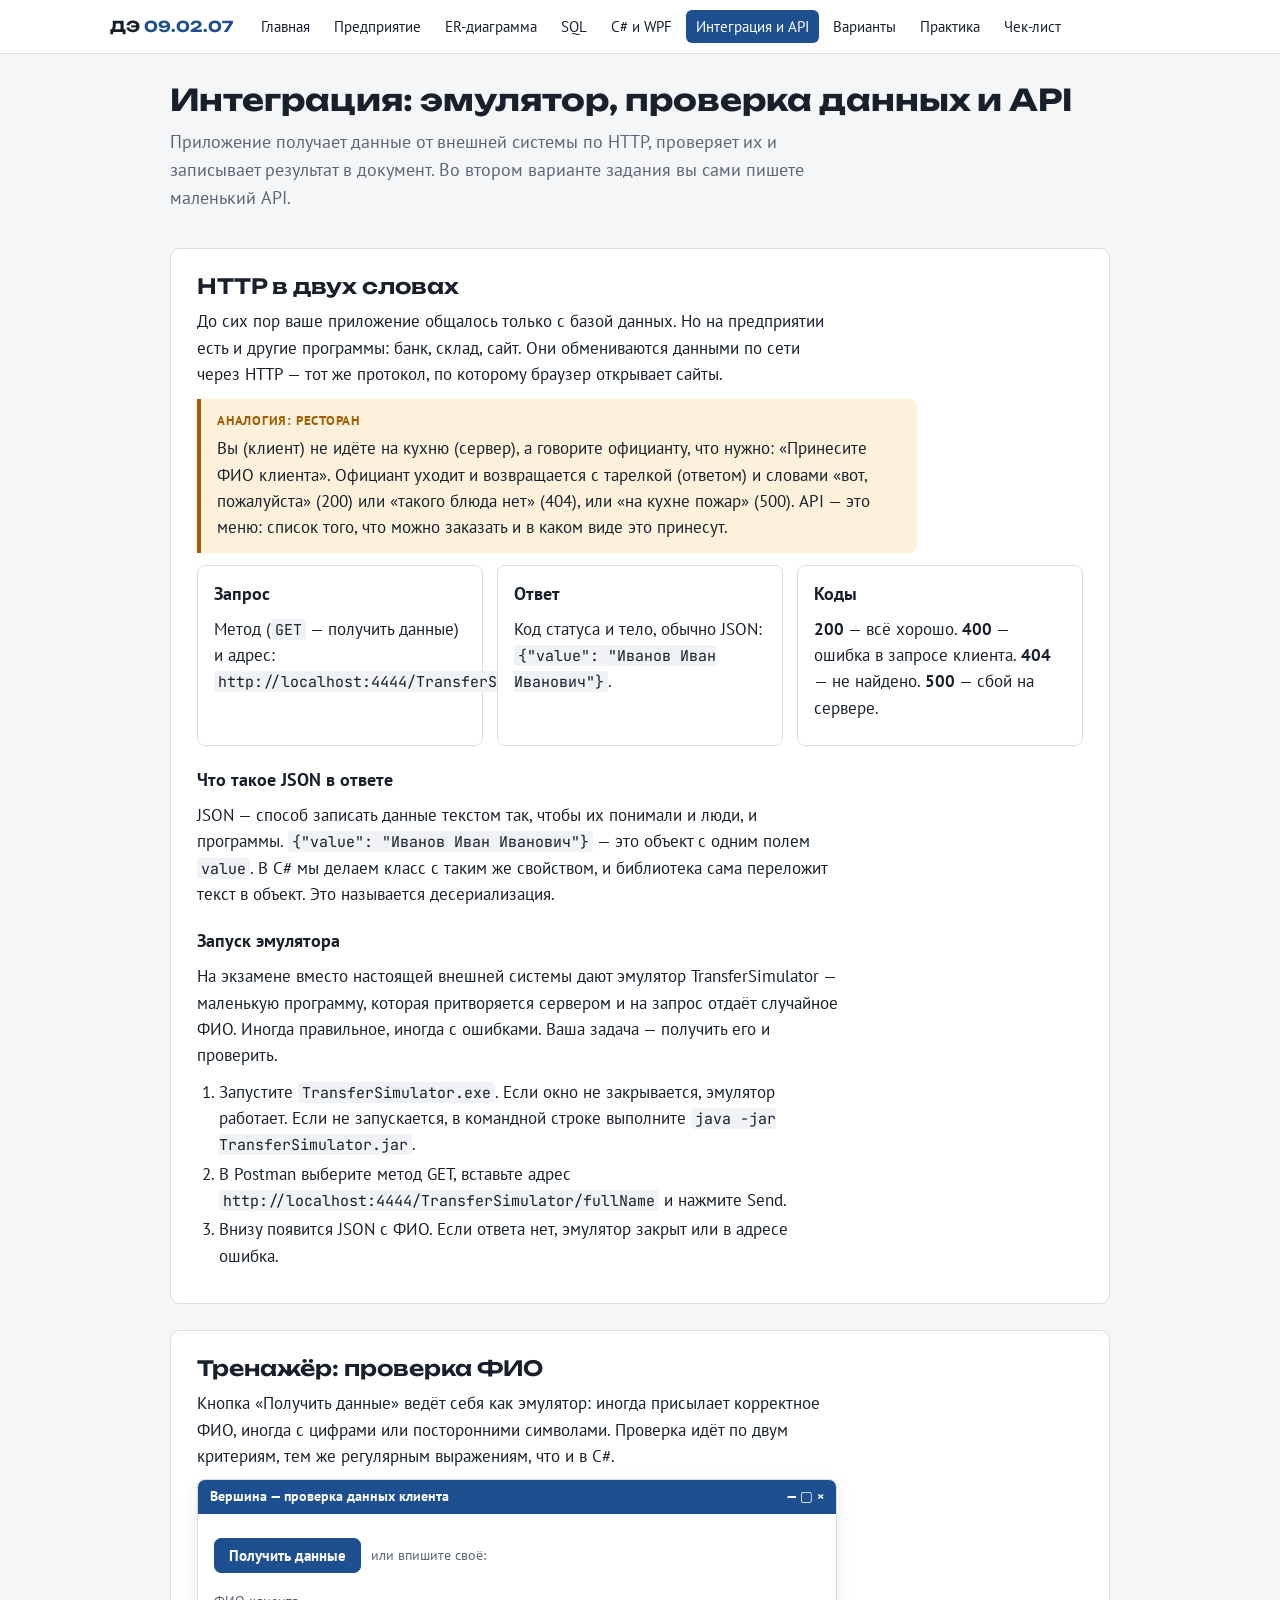
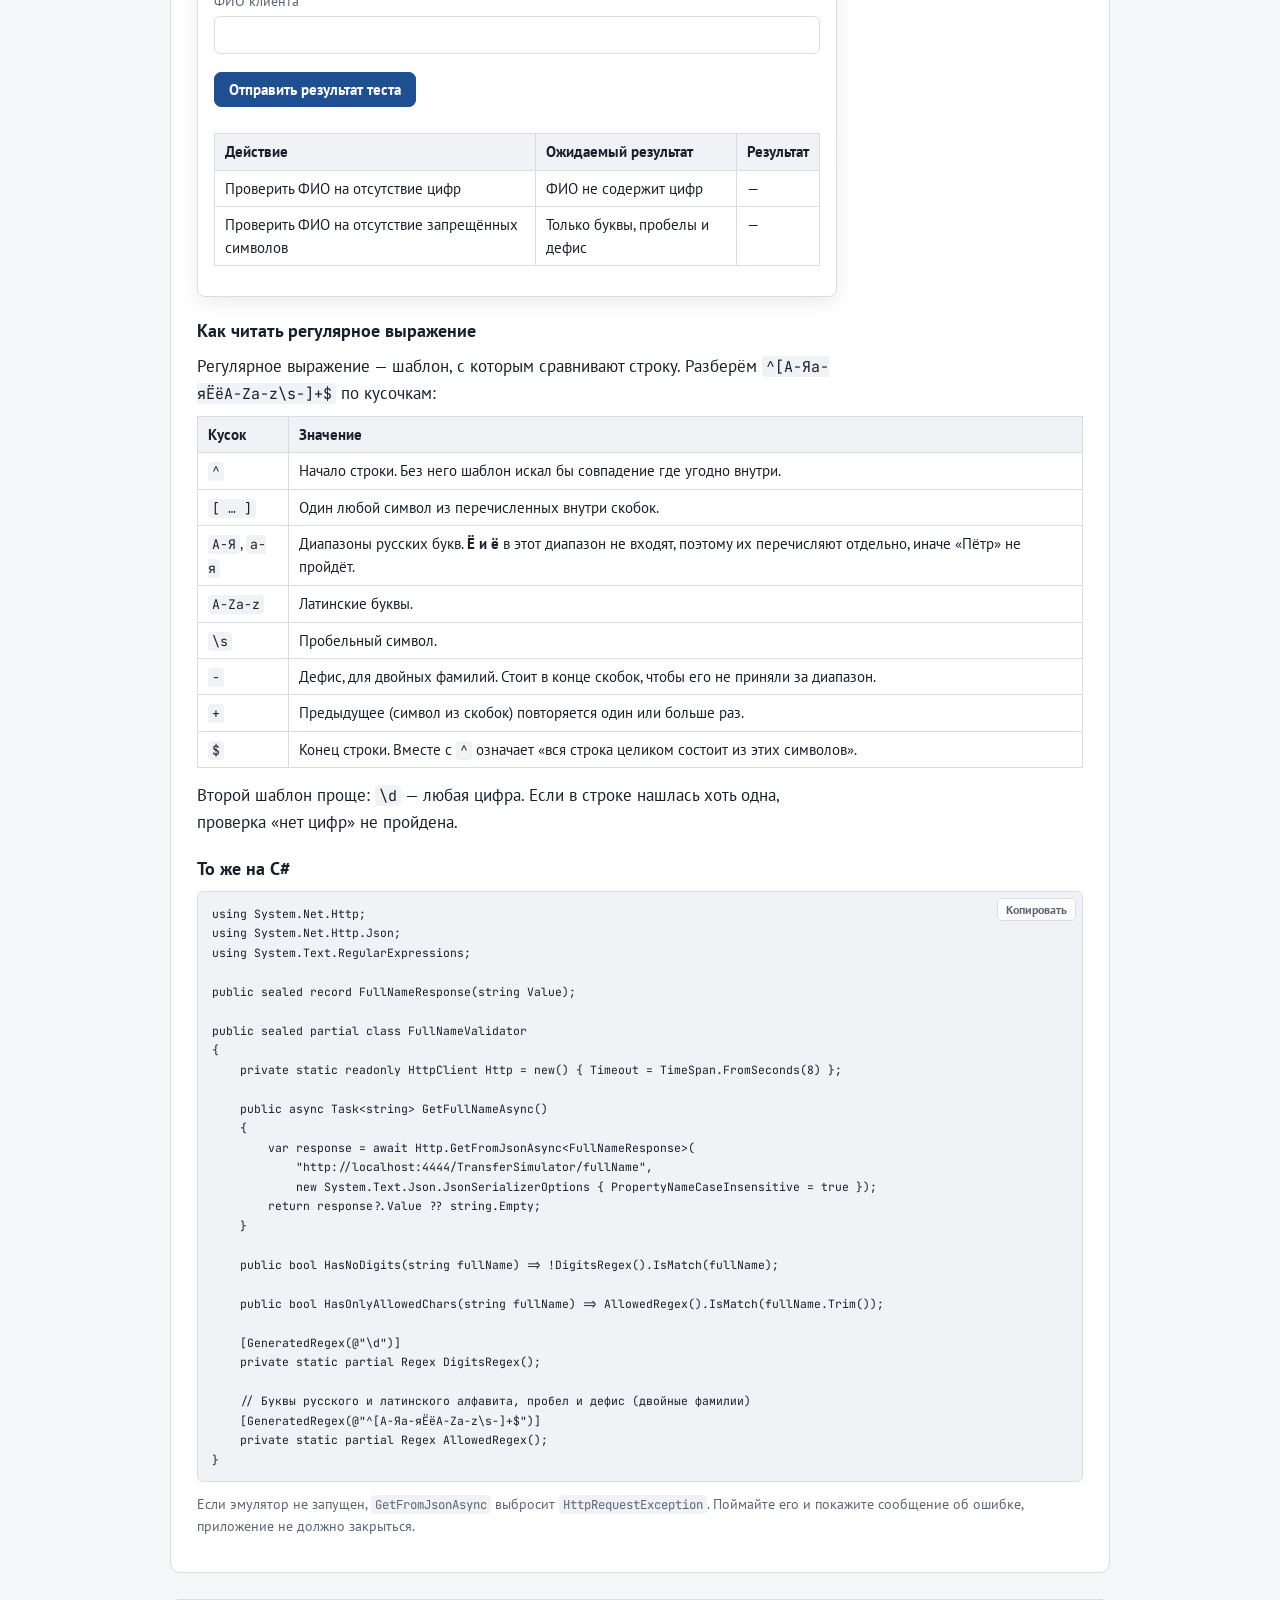
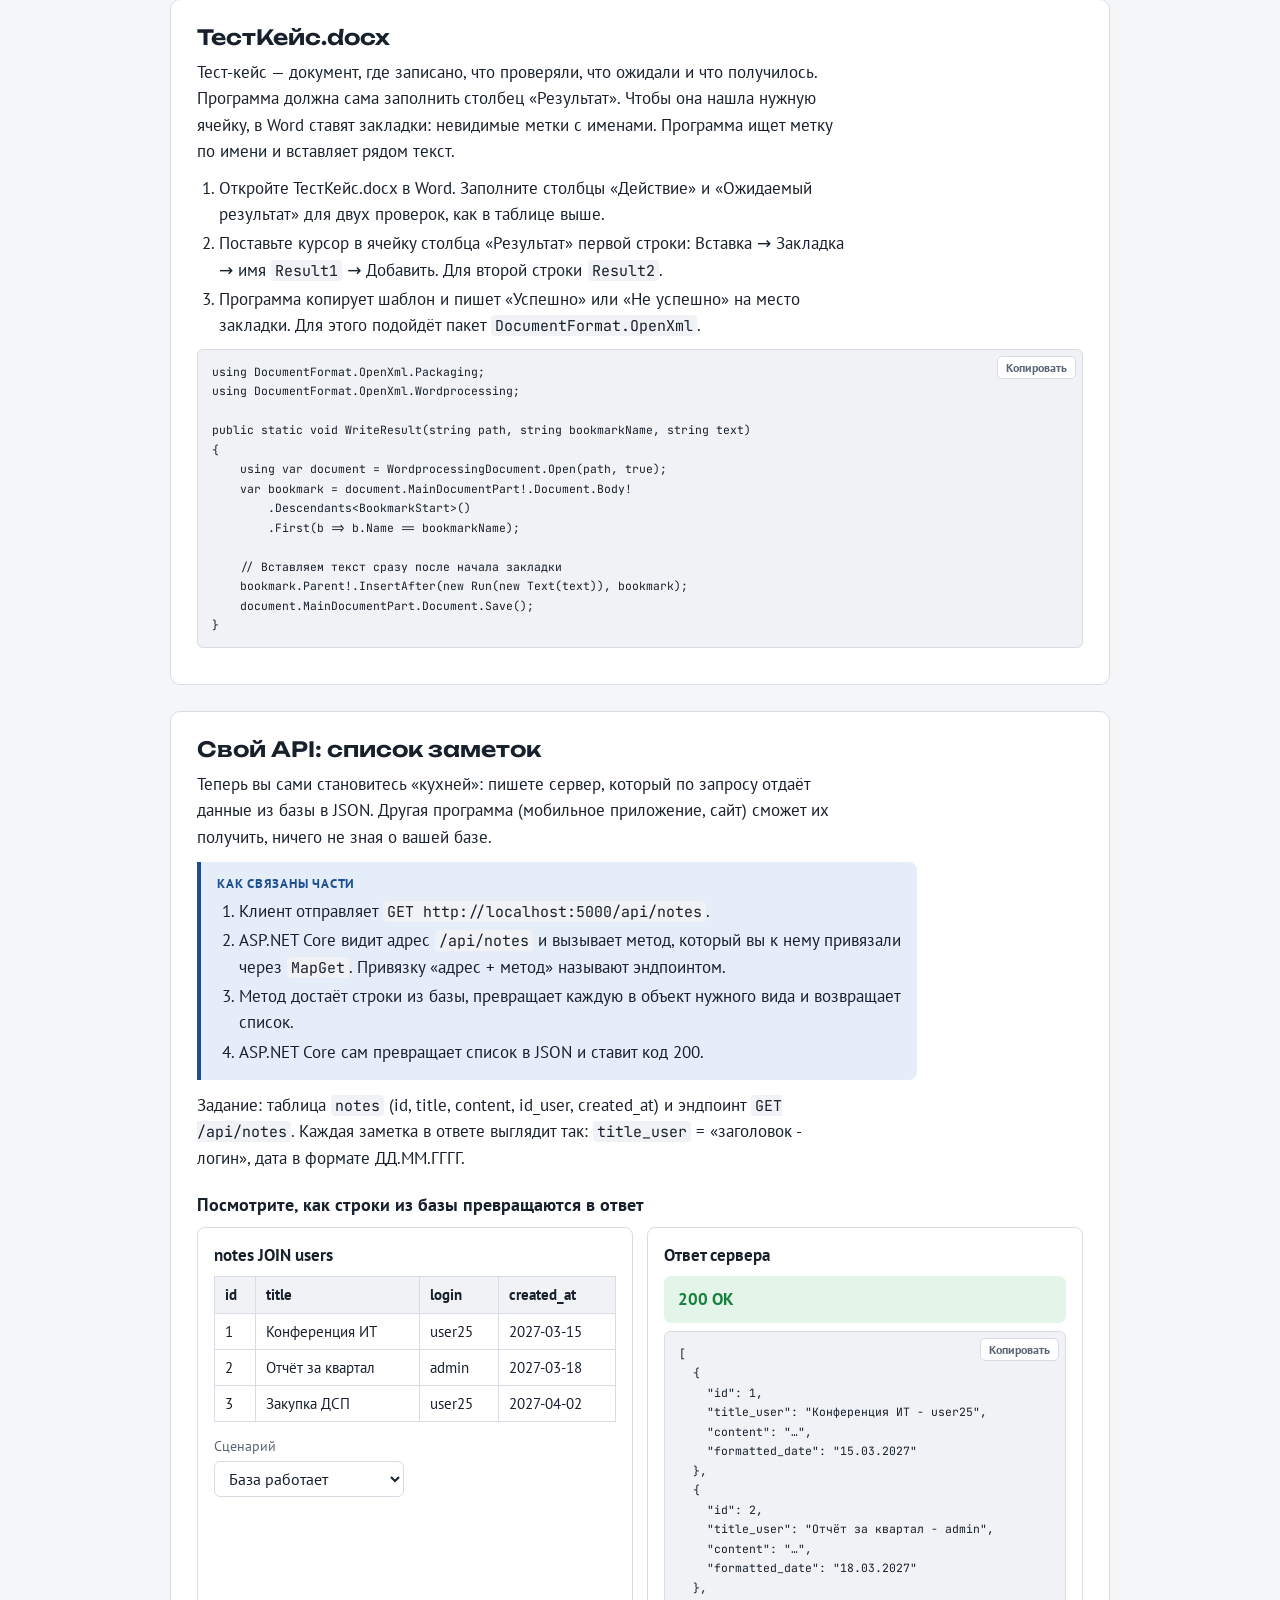
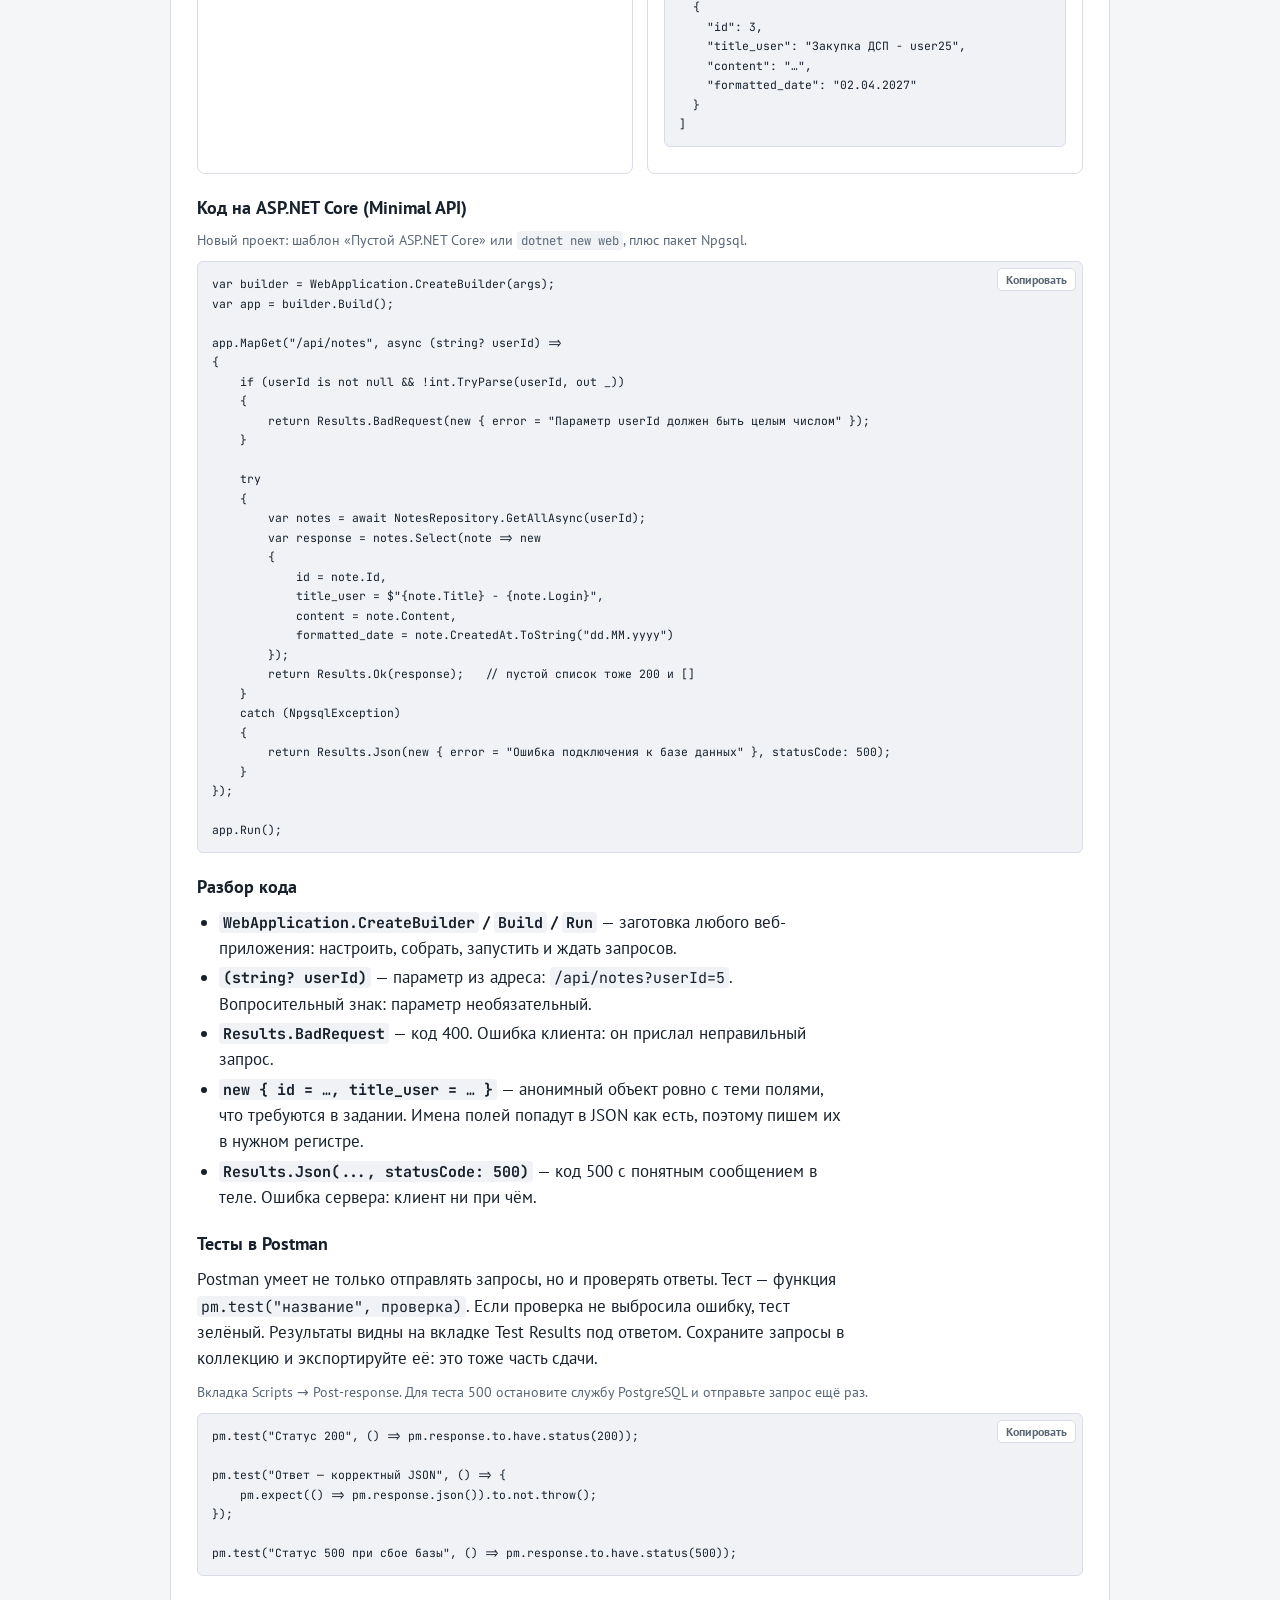
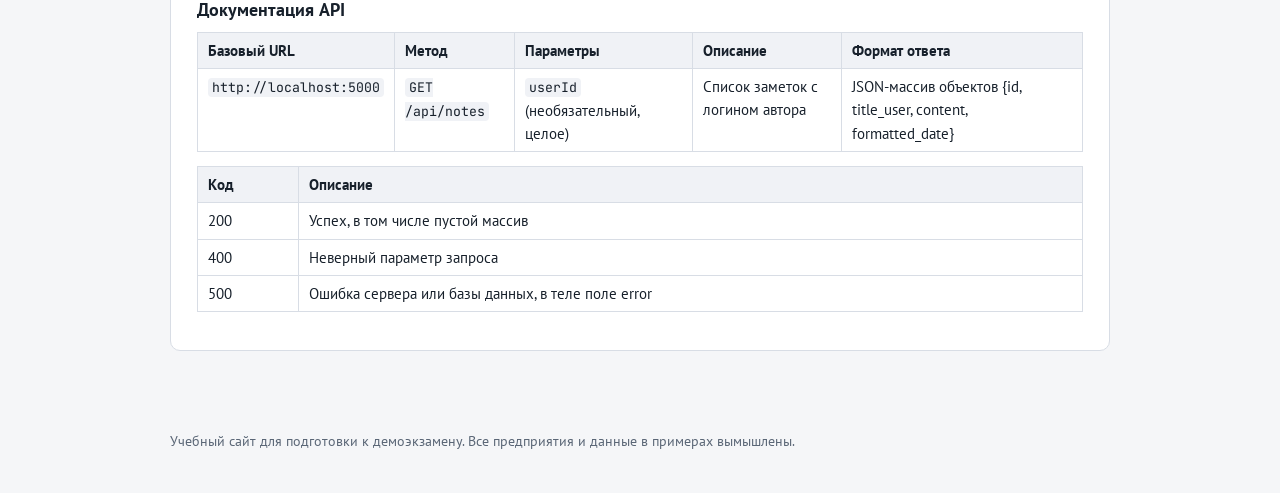
<file: integration.html>
<!DOCTYPE html>
<html lang="ru">
<head>
<meta charset="utf-8">
<meta name="viewport" content="width=device-width, initial-scale=1">
<title>Интеграция и API · Подготовка к ДЭ</title>
<meta name="description" content="Материалы для подготовки к демоэкзамену 09.02.07 «Программист»">
<link rel="preconnect" href="https://fonts.googleapis.com">
<link rel="preconnect" href="https://fonts.gstatic.com" crossorigin>
<link href="https://fonts.googleapis.com/css2?family=Unbounded:wght@600;700&family=PT+Sans:ital,wght@0,400;0,700;1,400&family=JetBrains+Mono:wght@400;600&display=swap" rel="stylesheet">
<link rel="stylesheet" href="assets/style.css">

</head>
<body>
<header class="site"><div class="in">
  <a class="logo" href="index.html">ДЭ <span>09.02.07</span></a>
  <nav class="top" aria-label="Разделы"><a href="index.html">Главная</a><a href="enterprise.html">Предприятие</a><a href="er.html">ER-диаграмма</a><a href="sql.html">SQL</a><a href="wpf.html">C# и WPF</a><a href="integration.html" aria-current="page">Интеграция и API</a><a href="variants.html">Варианты</a><a href="practice.html">Практика</a><a href="checklist.html">Чек-лист</a></nav>
</div></header>
<main>
<section>
  <h1>Интеграция: эмулятор, проверка данных и API</h1>
  <p class="lead">Приложение получает данные от внешней системы по HTTP, проверяет их и записывает результат в документ. Во втором варианте задания вы сами пишете маленький API.</p>
</section>

<section class="card" id="http">
  <h2>HTTP в двух словах</h2>
  <p class="prose">До сих пор ваше приложение общалось только с базой данных. Но на предприятии есть и другие программы: банк, склад, сайт. Они обмениваются данными по сети через HTTP — тот же протокол, по которому браузер открывает сайты.</p>
  <div class="note analogy"><b>Аналогия: ресторан</b>
    <p>Вы (клиент) не идёте на кухню (сервер), а говорите официанту, что нужно: «Принесите ФИО клиента». Официант уходит и возвращается с тарелкой (ответом) и словами «вот, пожалуйста» (200) или «такого блюда нет» (404), или «на кухне пожар» (500). API — это меню: список того, что можно заказать и в каком виде это принесут.</p>
  </div>
  <div class="grid">
    <div class="box"><h3>Запрос</h3><p>Метод (<code>GET</code> — получить данные) и адрес: <code>http://localhost:4444/TransferSimulator/fullName</code>.</p></div>
    <div class="box"><h3>Ответ</h3><p>Код статуса и тело, обычно JSON: <code>{"value": "Иванов Иван Иванович"}</code>.</p></div>
    <div class="box"><h3>Коды</h3><p><b>200</b> — всё хорошо. <b>400</b> — ошибка в запросе клиента. <b>404</b> — не найдено. <b>500</b> — сбой на сервере.</p></div>
  </div>
  <h3>Что такое JSON в ответе</h3>
  <p class="prose">JSON — способ записать данные текстом так, чтобы их понимали и люди, и программы. <code>{"value": "Иванов Иван Иванович"}</code> — это объект с одним полем <code>value</code>. В C# мы делаем класс с таким же свойством, и библиотека сама переложит текст в объект. Это называется десериализация.</p>
  <h3>Запуск эмулятора</h3>
  <p class="prose">На экзамене вместо настоящей внешней системы дают эмулятор TransferSimulator — маленькую программу, которая притворяется сервером и на запрос отдаёт случайное ФИО. Иногда правильное, иногда с ошибками. Ваша задача — получить его и проверить.</p>
  <ol class="prose">
    <li>Запустите <code>TransferSimulator.exe</code>. Если окно не закрывается, эмулятор работает. Если не запускается, в командной строке выполните <code>java -jar TransferSimulator.jar</code>.</li>
    <li>В Postman выберите метод GET, вставьте адрес <code>http://localhost:4444/TransferSimulator/fullName</code> и нажмите Send.</li>
    <li>Внизу появится JSON с ФИО. Если ответа нет, эмулятор закрыт или в адресе ошибка.</li>
  </ol>
</section>

<section class="card" id="fio">
  <h2>Тренажёр: проверка ФИО</h2>
  <p class="prose">Кнопка «Получить данные» ведёт себя как эмулятор: иногда присылает корректное ФИО, иногда с цифрами или посторонними символами. Проверка идёт по двум критериям, тем же регулярным выражениям, что и в C#.</p>
  <div class="win" style="max-width:640px">
    <div class="bar"><span>Вершина — проверка данных клиента</span><span>— ▢ ×</span></div>
    <div class="body">
      <div class="row"><button class="btn" type="button" id="fioGet">Получить данные</button><span class="small">или впишите своё:</span></div>
      <label class="f">ФИО клиента<input type="text" id="fioIn" autocomplete="off"></label>
      <div class="row"><button class="btn" type="button" id="fioCheck">Отправить результат теста</button></div>
      <div class="tw"><table>
        <thead><tr><th>Действие</th><th>Ожидаемый результат</th><th>Результат</th></tr></thead>
        <tbody>
          <tr><td>Проверить ФИО на отсутствие цифр</td><td>ФИО не содержит цифр</td><td id="fioR1">—</td></tr>
          <tr><td>Проверить ФИО на отсутствие запрещённых символов</td><td>Только буквы, пробелы и дефис</td><td id="fioR2">—</td></tr>
        </tbody>
      </table></div>
    </div>
  </div>
  <h3>Как читать регулярное выражение</h3>
  <p class="prose">Регулярное выражение — шаблон, с которым сравнивают строку. Разберём <code>^[А-Яа-яЁёA-Za-z\s-]+$</code> по кусочкам:</p>
  <div class="tw"><table>
    <thead><tr><th>Кусок</th><th>Значение</th></tr></thead>
    <tbody>
      <tr><td><code>^</code></td><td>Начало строки. Без него шаблон искал бы совпадение где угодно внутри.</td></tr>
      <tr><td><code>[ … ]</code></td><td>Один любой символ из перечисленных внутри скобок.</td></tr>
      <tr><td><code>А-Я</code>, <code>а-я</code></td><td>Диапазоны русских букв. <b>Ё и ё</b> в этот диапазон не входят, поэтому их перечисляют отдельно, иначе «Пётр» не пройдёт.</td></tr>
      <tr><td><code>A-Za-z</code></td><td>Латинские буквы.</td></tr>
      <tr><td><code>\s</code></td><td>Пробельный символ.</td></tr>
      <tr><td><code>-</code></td><td>Дефис, для двойных фамилий. Стоит в конце скобок, чтобы его не приняли за диапазон.</td></tr>
      <tr><td><code>+</code></td><td>Предыдущее (символ из скобок) повторяется один или больше раз.</td></tr>
      <tr><td><code>$</code></td><td>Конец строки. Вместе с <code>^</code> означает «вся строка целиком состоит из этих символов».</td></tr>
    </tbody>
  </table></div>
  <p class="prose">Второй шаблон проще: <code>\d</code> — любая цифра. Если в строке нашлась хоть одна, проверка «нет цифр» не пройдена.</p>
  <h3>То же на C#</h3>
<pre><code>using System.Net.Http;
using System.Net.Http.Json;
using System.Text.RegularExpressions;

public sealed record FullNameResponse(string Value);

public sealed partial class FullNameValidator
{
    private static readonly HttpClient Http = new() { Timeout = TimeSpan.FromSeconds(8) };

    public async Task&lt;string&gt; GetFullNameAsync()
    {
        var response = await Http.GetFromJsonAsync&lt;FullNameResponse&gt;(
            "http://localhost:4444/TransferSimulator/fullName",
            new System.Text.Json.JsonSerializerOptions { PropertyNameCaseInsensitive = true });
        return response?.Value ?? string.Empty;
    }

    public bool HasNoDigits(string fullName) =&gt; !DigitsRegex().IsMatch(fullName);

    public bool HasOnlyAllowedChars(string fullName) =&gt; AllowedRegex().IsMatch(fullName.Trim());

    [GeneratedRegex(@"\d")]
    private static partial Regex DigitsRegex();

    // Буквы русского и латинского алфавита, пробел и дефис (двойные фамилии)
    [GeneratedRegex(@"^[А-Яа-яЁёA-Za-z\s-]+$")]
    private static partial Regex AllowedRegex();
}</code></pre>
  <p class="small">Если эмулятор не запущен, <code>GetFromJsonAsync</code> выбросит <code>HttpRequestException</code>. Поймайте его и покажите сообщение об ошибке, приложение не должно закрыться.</p>
</section>

<section class="card" id="testcase">
  <h2>ТестКейс.docx</h2>
  <p class="prose">Тест-кейс — документ, где записано, что проверяли, что ожидали и что получилось. Программа должна сама заполнить столбец «Результат». Чтобы она нашла нужную ячейку, в Word ставят закладки: невидимые метки с именами. Программа ищет метку по имени и вставляет рядом текст.</p>
  <ol class="prose">
    <li>Откройте ТестКейс.docx в Word. Заполните столбцы «Действие» и «Ожидаемый результат» для двух проверок, как в таблице выше.</li>
    <li>Поставьте курсор в ячейку столбца «Результат» первой строки: Вставка → Закладка → имя <code>Result1</code> → Добавить. Для второй строки <code>Result2</code>.</li>
    <li>Программа копирует шаблон и пишет «Успешно» или «Не успешно» на место закладки. Для этого подойдёт пакет <code>DocumentFormat.OpenXml</code>.</li>
  </ol>
<pre><code>using DocumentFormat.OpenXml.Packaging;
using DocumentFormat.OpenXml.Wordprocessing;

public static void WriteResult(string path, string bookmarkName, string text)
{
    using var document = WordprocessingDocument.Open(path, true);
    var bookmark = document.MainDocumentPart!.Document.Body!
        .Descendants&lt;BookmarkStart&gt;()
        .First(b =&gt; b.Name == bookmarkName);

    // Вставляем текст сразу после начала закладки
    bookmark.Parent!.InsertAfter(new Run(new Text(text)), bookmark);
    document.MainDocumentPart.Document.Save();
}</code></pre>
</section>

<section class="card" id="api">
  <h2>Свой API: список заметок</h2>
  <p class="prose">Теперь вы сами становитесь «кухней»: пишете сервер, который по запросу отдаёт данные из базы в JSON. Другая программа (мобильное приложение, сайт) сможет их получить, ничего не зная о вашей базе.</p>
  <div class="note"><b>Как связаны части</b>
    <ol>
      <li>Клиент отправляет <code>GET http://localhost:5000/api/notes</code>.</li>
      <li>ASP.NET Core видит адрес <code>/api/notes</code> и вызывает метод, который вы к нему привязали через <code>MapGet</code>. Привязку «адрес + метод» называют эндпоинтом.</li>
      <li>Метод достаёт строки из базы, превращает каждую в объект нужного вида и возвращает список.</li>
      <li>ASP.NET Core сам превращает список в JSON и ставит код 200.</li>
    </ol>
  </div>
  <p class="prose">Задание: таблица <code>notes</code> (id, title, content, id_user, created_at) и эндпоинт <code>GET /api/notes</code>. Каждая заметка в ответе выглядит так: <code>title_user</code> = «заголовок - логин», дата в формате ДД.ММ.ГГГГ.</p>
  <h3>Посмотрите, как строки из базы превращаются в ответ</h3>
  <div class="grid">
    <div class="box">
      <b>notes JOIN users</b>
      <div class="tw"><table id="apiIn"><thead><tr><th>id</th><th>title</th><th>login</th><th>created_at</th></tr></thead><tbody></tbody></table></div>
      <div class="row"><label class="f">Сценарий<select id="apiCase"><option value="ok">База работает</option><option value="empty">Таблица пуста</option><option value="bad">Параметр userId=abc</option><option value="down">База остановлена</option></select></label></div>
    </div>
    <div class="box"><b>Ответ сервера</b><div id="apiStatus" class="res ok"></div><pre><code id="apiOut"></code></pre></div>
  </div>
  <h3>Код на ASP.NET Core (Minimal API)</h3>
  <p class="small">Новый проект: шаблон «Пустой ASP.NET Core» или <code>dotnet new web</code>, плюс пакет Npgsql.</p>
<pre><code>var builder = WebApplication.CreateBuilder(args);
var app = builder.Build();

app.MapGet("/api/notes", async (string? userId) =&gt;
{
    if (userId is not null &amp;&amp; !int.TryParse(userId, out _))
    {
        return Results.BadRequest(new { error = "Параметр userId должен быть целым числом" });
    }

    try
    {
        var notes = await NotesRepository.GetAllAsync(userId);
        var response = notes.Select(note =&gt; new
        {
            id = note.Id,
            title_user = $"{note.Title} - {note.Login}",
            content = note.Content,
            formatted_date = note.CreatedAt.ToString("dd.MM.yyyy")
        });
        return Results.Ok(response);   // пустой список тоже 200 и []
    }
    catch (NpgsqlException)
    {
        return Results.Json(new { error = "Ошибка подключения к базе данных" }, statusCode: 500);
    }
});

app.Run();</code></pre>
  <h3>Разбор кода</h3>
  <ul class="prose">
    <li><b><code>WebApplication.CreateBuilder</code> / <code>Build</code> / <code>Run</code></b> — заготовка любого веб-приложения: настроить, собрать, запустить и ждать запросов.</li>
    <li><b><code>(string? userId)</code></b> — параметр из адреса: <code>/api/notes?userId=5</code>. Вопросительный знак: параметр необязательный.</li>
    <li><b><code>Results.BadRequest</code></b> — код 400. Ошибка клиента: он прислал неправильный запрос.</li>
    <li><b><code>new { id = …, title_user = … }</code></b> — анонимный объект ровно с теми полями, что требуются в задании. Имена полей попадут в JSON как есть, поэтому пишем их в нужном регистре.</li>
    <li><b><code>Results.Json(..., statusCode: 500)</code></b> — код 500 с понятным сообщением в теле. Ошибка сервера: клиент ни при чём.</li>
  </ul>
  <h3>Тесты в Postman</h3>
  <p class="prose">Postman умеет не только отправлять запросы, но и проверять ответы. Тест — функция <code>pm.test("название", проверка)</code>. Если проверка не выбросила ошибку, тест зелёный. Результаты видны на вкладке Test Results под ответом. Сохраните запросы в коллекцию и экспортируйте её: это тоже часть сдачи.</p>
  <p class="small">Вкладка Scripts → Post-response. Для теста 500 остановите службу PostgreSQL и отправьте запрос ещё раз.</p>
<pre><code>pm.test("Статус 200", () =&gt; pm.response.to.have.status(200));

pm.test("Ответ — корректный JSON", () =&gt; {
    pm.expect(() =&gt; pm.response.json()).to.not.throw();
});

pm.test("Статус 500 при сбое базы", () =&gt; pm.response.to.have.status(500));</code></pre>
  <h3>Документация API</h3>
  <div class="tw"><table>
    <thead><tr><th>Базовый URL</th><th>Метод</th><th>Параметры</th><th>Описание</th><th>Формат ответа</th></tr></thead>
    <tbody><tr><td><code>http://localhost:5000</code></td><td><code>GET /api/notes</code></td><td><code>userId</code> (необязательный, целое)</td><td>Список заметок с логином автора</td><td>JSON-массив объектов {id, title_user, content, formatted_date}</td></tr></tbody>
  </table></div>
  <div class="tw"><table>
    <thead><tr><th>Код</th><th>Описание</th></tr></thead>
    <tbody><tr><td>200</td><td>Успех, в том числе пустой массив</td></tr><tr><td>400</td><td>Неверный параметр запроса</td></tr><tr><td>500</td><td>Ошибка сервера или базы данных, в теле поле error</td></tr></tbody>
  </table></div>
</section>
</main>
<footer>Учебный сайт для подготовки к демоэкзамену. Все предприятия и данные в примерах вымышлены.</footer>
<script src="assets/app.js"></script>
<script>
(function () {
  // ---------- эмулятор ФИО
  var good = ["Иванов Иван Иванович", "Петрова-Водкина Анна Сергеевна", "Ким Ольга Викторовна", "Smith John"];
  var bad = ["Сидоров Пётр1 Ильич", "Кузнецова Мария_Олеговна", "Орлов Олег Олегович!", "Ли@ Анна Павловна", "Белов 2 Андрей"];
  var inp = document.getElementById("fioIn");
  document.getElementById("fioGet").onclick = function () {
    var pool = Math.random() < 0.5 ? good : bad;
    inp.value = pool[Math.floor(Math.random() * pool.length)];
    document.getElementById("fioR1").textContent = "—"; document.getElementById("fioR2").textContent = "—";
  };
  document.getElementById("fioCheck").onclick = function () {
    var v = inp.value;
    if (!v.trim()) { msgBox("warning", "Нет данных", "Сначала нажмите «Получить данные» или впишите ФИО."); return; }
    var r1 = !/\d/.test(v), r2 = /^[А-Яа-яЁёA-Za-z\s-]+$/.test(v.trim());
    var c1 = document.getElementById("fioR1"), c2 = document.getElementById("fioR2");
    c1.innerHTML = r1 ? "<b style='color:var(--ok)'>Успешно</b>" : "<b style='color:var(--bad)'>Не успешно</b>";
    c2.innerHTML = r2 ? "<b style='color:var(--ok)'>Успешно</b>" : "<b style='color:var(--bad)'>Не успешно</b>";
  };

  // ---------- API
  var rows = [
    [1, "Конференция ИТ", "user25", "2027-03-15"], [2, "Отчёт за квартал", "admin", "2027-03-18"], [3, "Закупка ДСП", "user25", "2027-04-02"]
  ];
  var tb = document.querySelector("#apiIn tbody");
  rows.forEach(function (r) { tb.insertAdjacentHTML("beforeend", "<tr><td>" + r.join("</td><td>") + "</td></tr>"); });
  function api() {
    var mode = document.getElementById("apiCase").value, st = document.getElementById("apiStatus"), out = document.getElementById("apiOut");
    if (mode === "ok") {
      setRes(st, "ok", "200 OK");
      out.textContent = JSON.stringify(rows.map(function (r) {
        var d = r[3].split("-");
        return { id: r[0], title_user: r[1] + " - " + r[2], content: "…", formatted_date: d[2] + "." + d[1] + "." + d[0] };
      }), null, 2);
    } else if (mode === "empty") { setRes(st, "ok", "200 OK"); out.textContent = "[]"; }
    else if (mode === "bad") { setRes(st, "warn", "400 Bad Request"); out.textContent = JSON.stringify({ error: "Параметр userId должен быть целым числом" }, null, 2); }
    else { setRes(st, "bad", "500 Internal Server Error"); out.textContent = JSON.stringify({ error: "Ошибка подключения к базе данных" }, null, 2); }
  }
  document.getElementById("apiCase").onchange = api;
  api();
})();
</script>
</body>
</html>
</file>
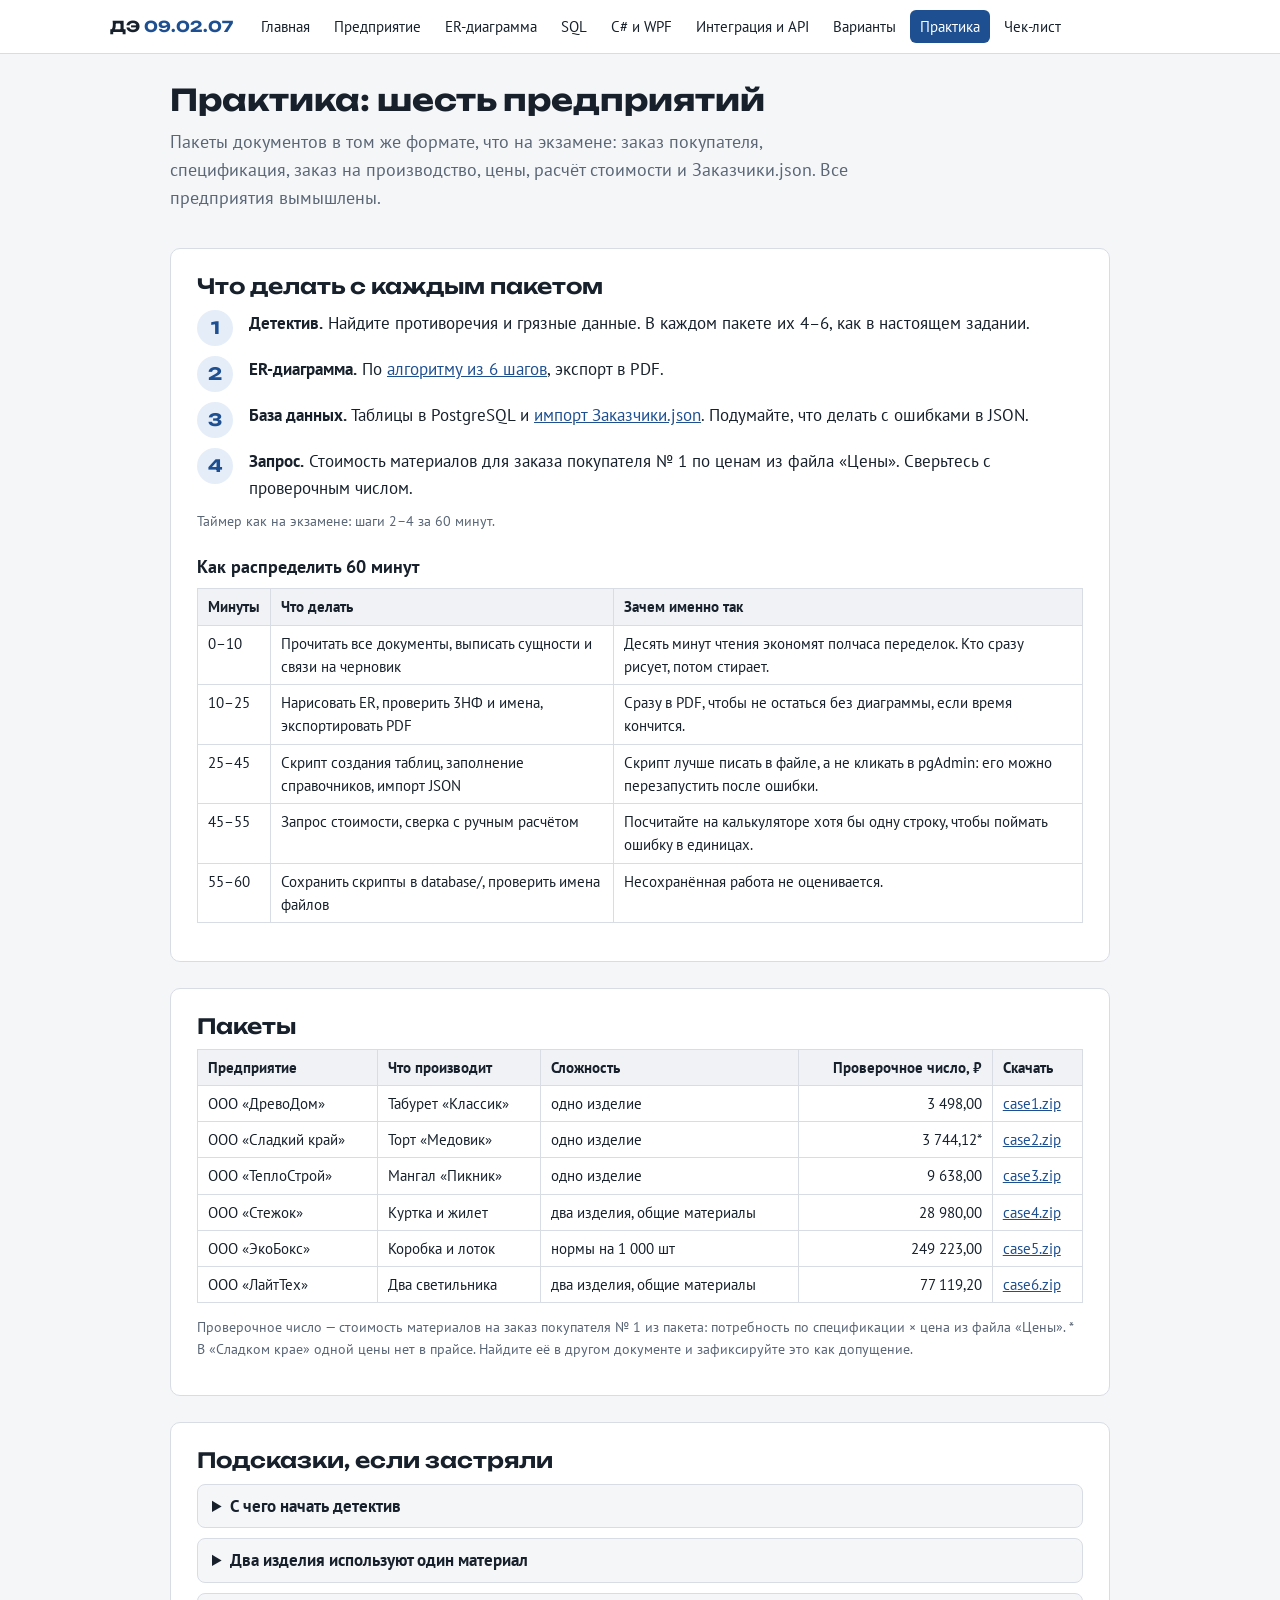
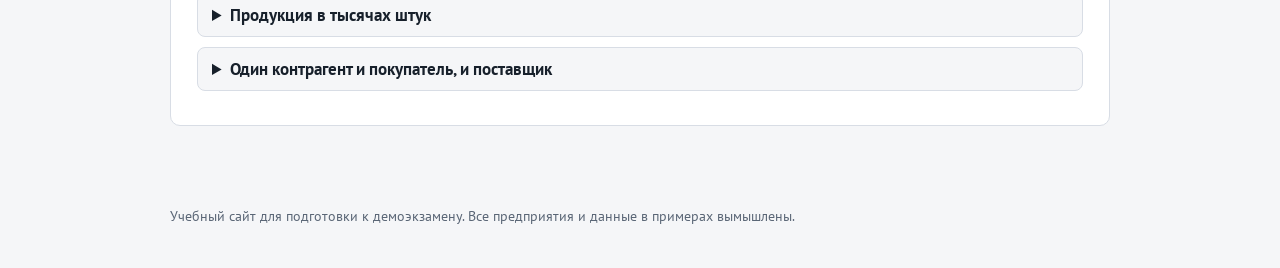
<file: practice.html>
<!DOCTYPE html>
<html lang="ru">
<head>
<meta charset="utf-8">
<meta name="viewport" content="width=device-width, initial-scale=1">
<title>Практика · Подготовка к ДЭ</title>
<meta name="description" content="Материалы для подготовки к демоэкзамену 09.02.07 «Программист»">
<link rel="preconnect" href="https://fonts.googleapis.com">
<link rel="preconnect" href="https://fonts.gstatic.com" crossorigin>
<link href="https://fonts.googleapis.com/css2?family=Unbounded:wght@600;700&family=PT+Sans:ital,wght@0,400;0,700;1,400&family=JetBrains+Mono:wght@400;600&display=swap" rel="stylesheet">
<link rel="stylesheet" href="assets/style.css">

</head>
<body>
<header class="site"><div class="in">
  <a class="logo" href="index.html">ДЭ <span>09.02.07</span></a>
  <nav class="top" aria-label="Разделы"><a href="index.html">Главная</a><a href="enterprise.html">Предприятие</a><a href="er.html">ER-диаграмма</a><a href="sql.html">SQL</a><a href="wpf.html">C# и WPF</a><a href="integration.html">Интеграция и API</a><a href="variants.html">Варианты</a><a href="practice.html" aria-current="page">Практика</a><a href="checklist.html">Чек-лист</a></nav>
</div></header>
<main>
<section>
  <h1>Практика: шесть предприятий</h1>
  <p class="lead">Пакеты документов в том же формате, что на экзамене: заказ покупателя, спецификация, заказ на производство, цены, расчёт стоимости и Заказчики.json. Все предприятия вымышлены.</p>
</section>

<section class="card" id="how">
  <h2>Что делать с каждым пакетом</h2>
  <div class="step"><div class="num">1</div><div><b>Детектив.</b> Найдите противоречия и грязные данные. В каждом пакете их 4–6, как в настоящем задании.</div></div>
  <div class="step"><div class="num">2</div><div><b>ER-диаграмма.</b> По <a href="er.html#algo">алгоритму из 6 шагов</a>, экспорт в PDF.</div></div>
  <div class="step"><div class="num">3</div><div><b>База данных.</b> Таблицы в PostgreSQL и <a href="sql.html#import">импорт Заказчики.json</a>. Подумайте, что делать с ошибками в JSON.</div></div>
  <div class="step"><div class="num">4</div><div><b>Запрос.</b> Стоимость материалов для заказа покупателя № 1 по ценам из файла «Цены». Сверьтесь с проверочным числом.</div></div>
  <p class="small">Таймер как на экзамене: шаги 2–4 за 60 минут.</p>
  <h3>Как распределить 60 минут</h3>
  <div class="tw"><table>
    <thead><tr><th>Минуты</th><th>Что делать</th><th>Зачем именно так</th></tr></thead>
    <tbody>
      <tr><td>0–10</td><td>Прочитать все документы, выписать сущности и связи на черновик</td><td>Десять минут чтения экономят полчаса переделок. Кто сразу рисует, потом стирает.</td></tr>
      <tr><td>10–25</td><td>Нарисовать ER, проверить 3НФ и имена, экспортировать PDF</td><td>Сразу в PDF, чтобы не остаться без диаграммы, если время кончится.</td></tr>
      <tr><td>25–45</td><td>Скрипт создания таблиц, заполнение справочников, импорт JSON</td><td>Скрипт лучше писать в файле, а не кликать в pgAdmin: его можно перезапустить после ошибки.</td></tr>
      <tr><td>45–55</td><td>Запрос стоимости, сверка с ручным расчётом</td><td>Посчитайте на калькуляторе хотя бы одну строку, чтобы поймать ошибку в единицах.</td></tr>
      <tr><td>55–60</td><td>Сохранить скрипты в database/, проверить имена файлов</td><td>Несохранённая работа не оценивается.</td></tr>
    </tbody>
  </table></div>
</section>

<section class="card" id="cases">
  <h2>Пакеты</h2>
  <div class="tw"><table>
    <thead><tr><th>Предприятие</th><th>Что производит</th><th>Сложность</th><th class="n">Проверочное число, ₽</th><th>Скачать</th></tr></thead>
    <tbody>
      <tr><td>ООО «ДревоДом»</td><td>Табурет «Классик»</td><td>одно изделие</td><td class="n">3 498,00</td><td><a href="materials/case1.zip" download>case1.zip</a></td></tr>
      <tr><td>ООО «Сладкий край»</td><td>Торт «Медовик»</td><td>одно изделие</td><td class="n">3 744,12*</td><td><a href="materials/case2.zip" download>case2.zip</a></td></tr>
      <tr><td>ООО «ТеплоСтрой»</td><td>Мангал «Пикник»</td><td>одно изделие</td><td class="n">9 638,00</td><td><a href="materials/case3.zip" download>case3.zip</a></td></tr>
      <tr><td>ООО «Стежок»</td><td>Куртка и жилет</td><td>два изделия, общие материалы</td><td class="n">28 980,00</td><td><a href="materials/case4.zip" download>case4.zip</a></td></tr>
      <tr><td>ООО «ЭкоБокс»</td><td>Коробка и лоток</td><td>нормы на 1 000 шт</td><td class="n">249 223,00</td><td><a href="materials/case5.zip" download>case5.zip</a></td></tr>
      <tr><td>ООО «ЛайтТех»</td><td>Два светильника</td><td>два изделия, общие материалы</td><td class="n">77 119,20</td><td><a href="materials/case6.zip" download>case6.zip</a></td></tr>
    </tbody>
  </table></div>
  <p class="small">Проверочное число — стоимость материалов на заказ покупателя № 1 из пакета: потребность по спецификации × цена из файла «Цены». * В «Сладком крае» одной цены нет в прайсе. Найдите её в другом документе и зафиксируйте это как допущение.</p>
</section>

<section class="card" id="hints">
  <h2>Подсказки, если застряли</h2>
  <details><summary>С чего начать детектив</summary>
    <p>Сравните одно и то же в разных документах: код изделия, единицы измерения, наименование заказчика. Пересчитайте суммы на калькуляторе. В JSON проверьте длину ИНН (у юрлица 10 цифр, у ИП 12), уникальность id и одинаковость написания типа контрагента.</p>
  </details>
  <details><summary>Два изделия используют один материал</summary>
    <p>Норма хранится в строке спецификации, а не в карточке материала. В заказе на производство потребность одного материала по всем изделиям складывается в одну строку. В SQL это <code>GROUP BY</code> по материалу.</p>
  </details>
  <details><summary>Продукция в тысячах штук</summary>
    <p>Если изделие учитывается в тыс. шт, норма в спецификации дана на 1 000 изделий. Тогда количество в заказе тоже в тысячах, и умножать нужно на него, а не на штуки.</p>
  </details>
  <details><summary>Один контрагент и покупатель, и поставщик</summary>
    <p>Ссылка на один тип не подойдёт. Варианты: два флага <code>is_buyer</code> и <code>is_supplier</code> или связующая таблица «контрагент — тип».</p>
  </details>
</section>
</main>
<footer>Учебный сайт для подготовки к демоэкзамену. Все предприятия и данные в примерах вымышлены.</footer>
<script src="assets/app.js"></script>

</body>
</html>
</file>
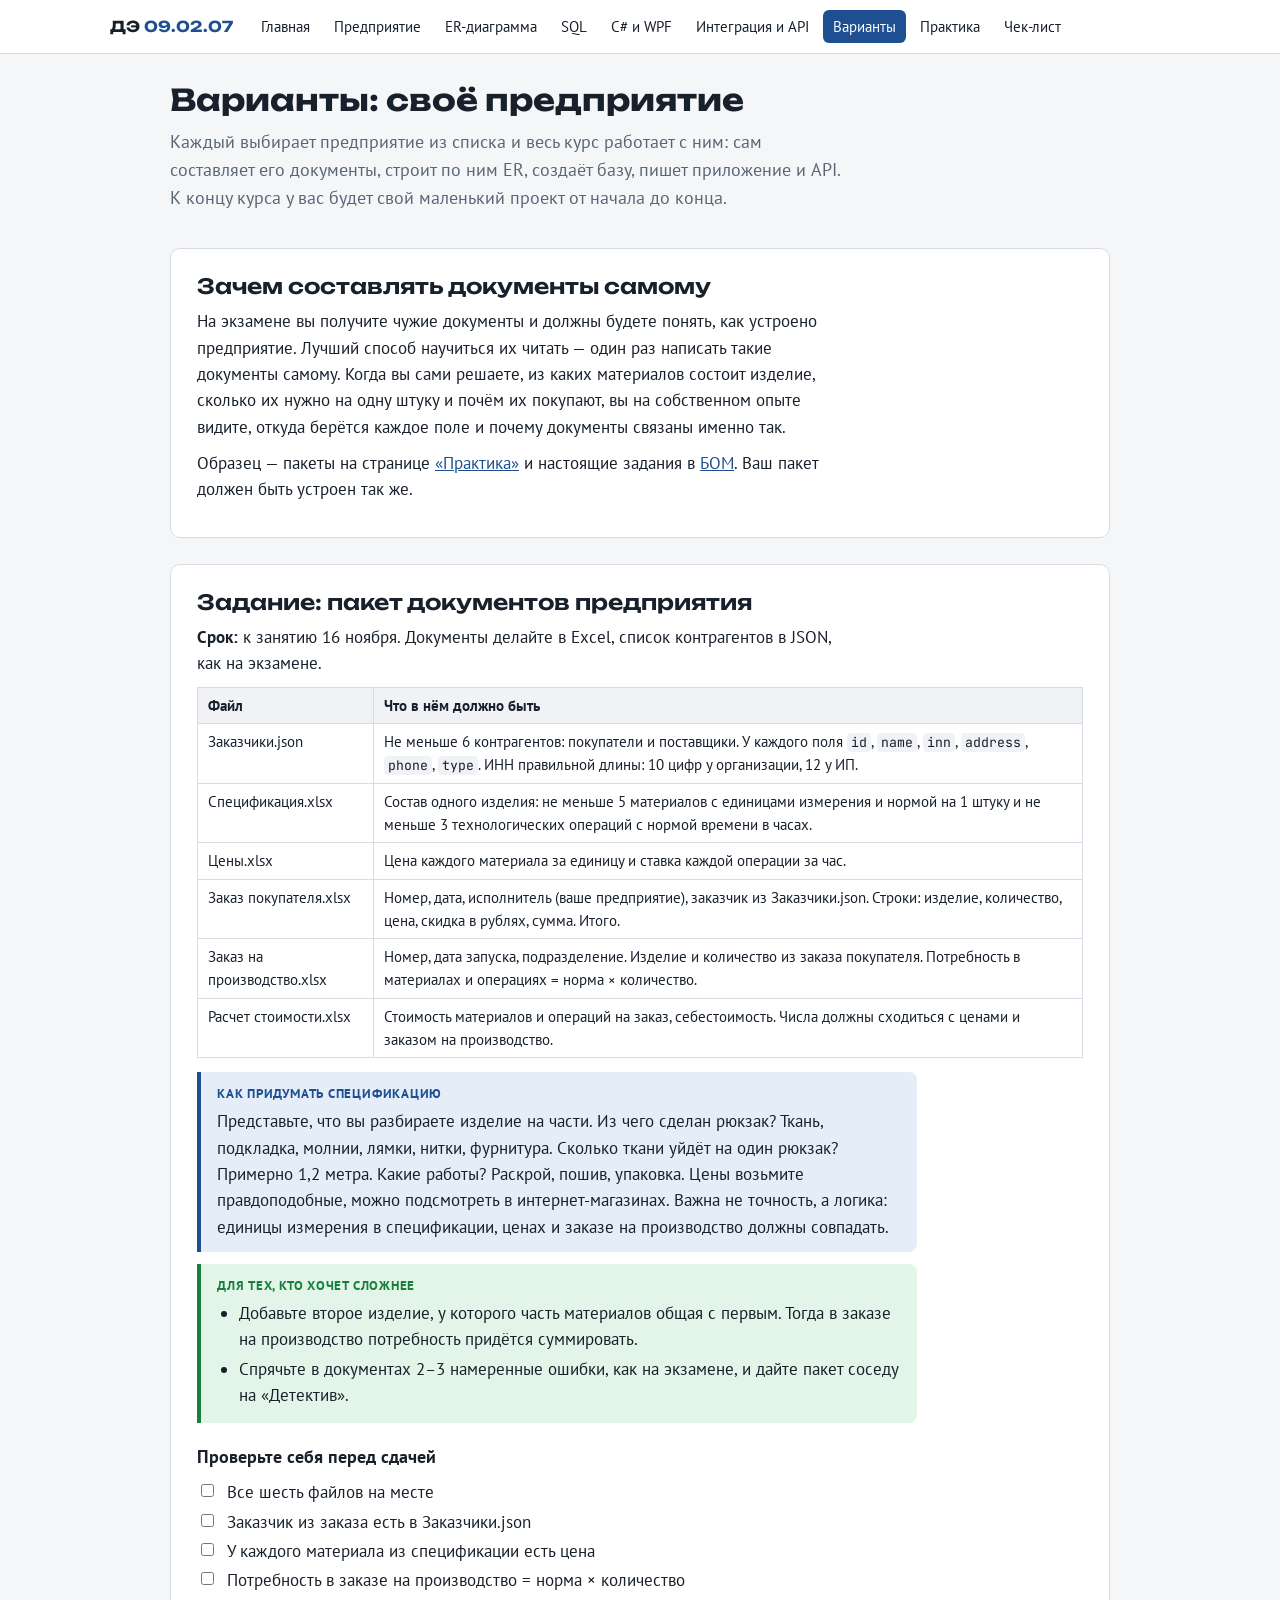
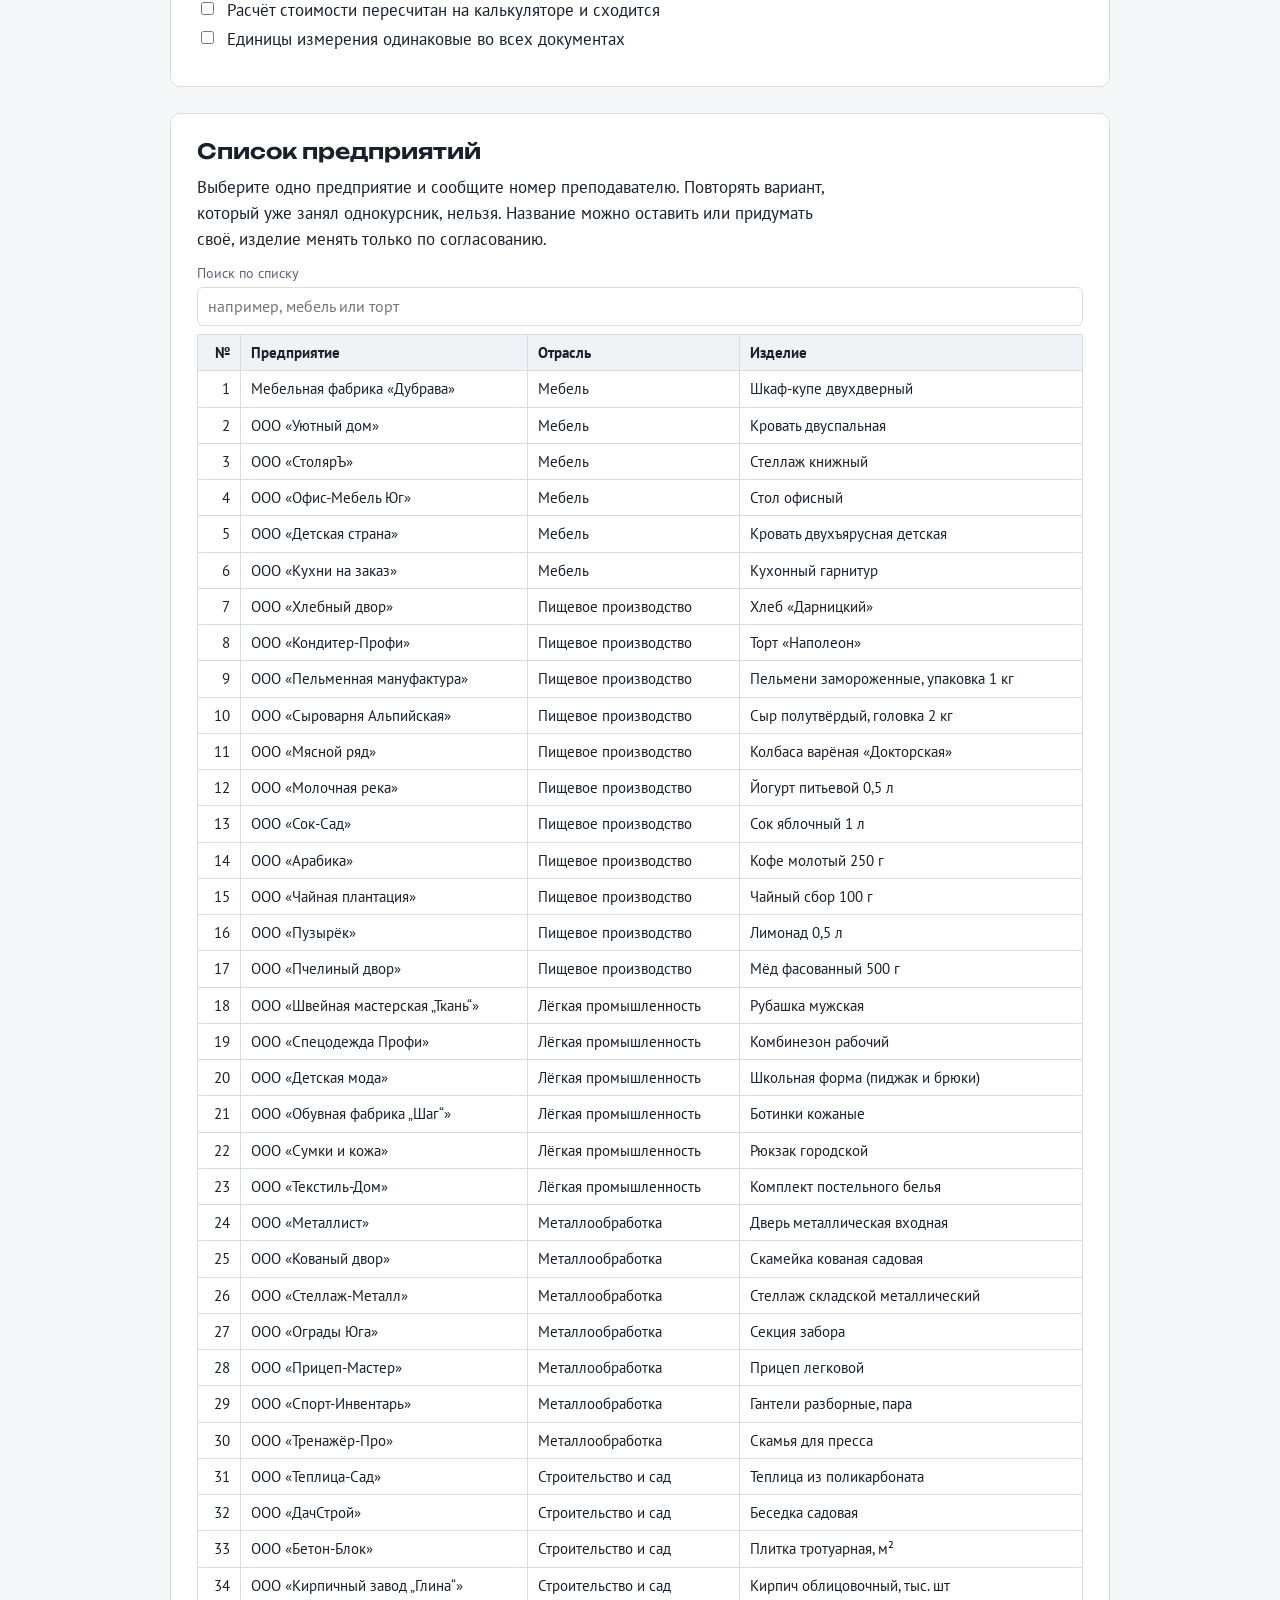
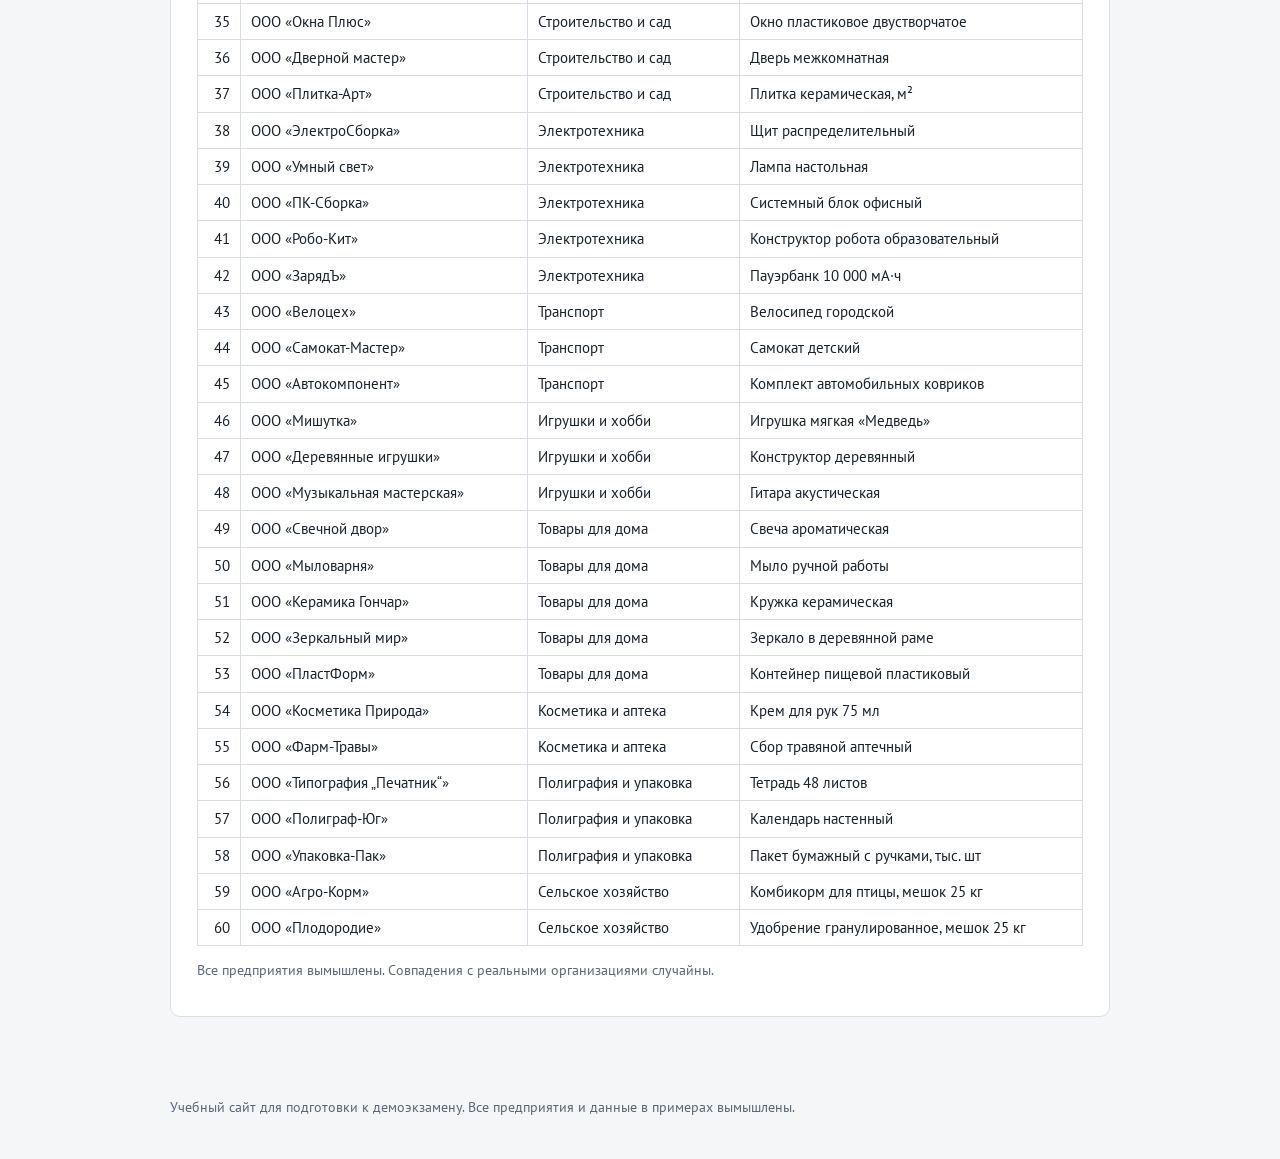
<file: variants.html>
<!DOCTYPE html>
<html lang="ru">
<head>
<meta charset="utf-8">
<meta name="viewport" content="width=device-width, initial-scale=1">
<title>Варианты · Подготовка к ДЭ</title>
<meta name="description" content="Материалы для подготовки к демоэкзамену 09.02.07 «Программист»">
<link rel="preconnect" href="https://fonts.googleapis.com">
<link rel="preconnect" href="https://fonts.gstatic.com" crossorigin>
<link href="https://fonts.googleapis.com/css2?family=Unbounded:wght@600;700&family=PT+Sans:ital,wght@0,400;0,700;1,400&family=JetBrains+Mono:wght@400;600&display=swap" rel="stylesheet">
<link rel="stylesheet" href="assets/style.css">

</head>
<body>
<header class="site"><div class="in">
  <a class="logo" href="index.html">ДЭ <span>09.02.07</span></a>
  <nav class="top" aria-label="Разделы"><a href="index.html">Главная</a><a href="enterprise.html">Предприятие</a><a href="er.html">ER-диаграмма</a><a href="sql.html">SQL</a><a href="wpf.html">C# и WPF</a><a href="integration.html">Интеграция и API</a><a href="variants.html" aria-current="page">Варианты</a><a href="practice.html">Практика</a><a href="checklist.html">Чек-лист</a></nav>
</div></header>
<main>
<section>
  <h1>Варианты: своё предприятие</h1>
  <p class="lead">Каждый выбирает предприятие из списка и весь курс работает с ним: сам составляет его документы, строит по ним ER, создаёт базу, пишет приложение и API. К концу курса у вас будет свой маленький проект от начала до конца.</p>
</section>

<section class="card" id="why">
  <h2>Зачем составлять документы самому</h2>
  <div class="prose">
    <p>На экзамене вы получите чужие документы и должны будете понять, как устроено предприятие. Лучший способ научиться их читать — один раз написать такие документы самому. Когда вы сами решаете, из каких материалов состоит изделие, сколько их нужно на одну штуку и почём их покупают, вы на собственном опыте видите, откуда берётся каждое поле и почему документы связаны именно так.</p>
    <p>Образец — пакеты на странице <a href="practice.html">«Практика»</a> и настоящие задания в <a href="https://bom.firpo.ru/Public/6506" target="_blank" rel="noopener">БОМ</a>. Ваш пакет должен быть устроен так же.</p>
  </div>
</section>

<section class="card" id="task">
  <h2>Задание: пакет документов предприятия</h2>
  <p class="prose"><b>Срок:</b> к занятию 16 ноября. Документы делайте в Excel, список контрагентов в JSON, как на экзамене.</p>
  <div class="tw"><table>
    <thead><tr><th>Файл</th><th>Что в нём должно быть</th></tr></thead>
    <tbody>
      <tr><td>Заказчики.json</td><td>Не меньше 6 контрагентов: покупатели и поставщики. У каждого поля <code>id</code>, <code>name</code>, <code>inn</code>, <code>address</code>, <code>phone</code>, <code>type</code>. ИНН правильной длины: 10 цифр у организации, 12 у ИП.</td></tr>
      <tr><td>Спецификация.xlsx</td><td>Состав одного изделия: не меньше 5 материалов с единицами измерения и нормой на 1 штуку и не меньше 3 технологических операций с нормой времени в часах.</td></tr>
      <tr><td>Цены.xlsx</td><td>Цена каждого материала за единицу и ставка каждой операции за час.</td></tr>
      <tr><td>Заказ покупателя.xlsx</td><td>Номер, дата, исполнитель (ваше предприятие), заказчик из Заказчики.json. Строки: изделие, количество, цена, скидка в рублях, сумма. Итого.</td></tr>
      <tr><td>Заказ на производство.xlsx</td><td>Номер, дата запуска, подразделение. Изделие и количество из заказа покупателя. Потребность в материалах и операциях = норма × количество.</td></tr>
      <tr><td>Расчет стоимости.xlsx</td><td>Стоимость материалов и операций на заказ, себестоимость. Числа должны сходиться с ценами и заказом на производство.</td></tr>
    </tbody>
  </table></div>
  <div class="note"><b>Как придумать спецификацию</b>
    <p>Представьте, что вы разбираете изделие на части. Из чего сделан рюкзак? Ткань, подкладка, молнии, лямки, нитки, фурнитура. Сколько ткани уйдёт на один рюкзак? Примерно 1,2 метра. Какие работы? Раскрой, пошив, упаковка. Цены возьмите правдоподобные, можно подсмотреть в интернет-магазинах. Важна не точность, а логика: единицы измерения в спецификации, ценах и заказе на производство должны совпадать.</p>
  </div>
  <div class="note good"><b>Для тех, кто хочет сложнее</b>
    <ul>
      <li>Добавьте второе изделие, у которого часть материалов общая с первым. Тогда в заказе на производство потребность придётся суммировать.</li>
      <li>Спрячьте в документах 2–3 намеренные ошибки, как на экзамене, и дайте пакет соседу на «Детектив».</li>
    </ul>
  </div>
  <h3>Проверьте себя перед сдачей</h3>
  <ul class="check">
    <li><label><input type="checkbox" data-store="v1"> Все шесть файлов на месте</label></li>
    <li><label><input type="checkbox" data-store="v2"> Заказчик из заказа есть в Заказчики.json</label></li>
    <li><label><input type="checkbox" data-store="v3"> У каждого материала из спецификации есть цена</label></li>
    <li><label><input type="checkbox" data-store="v4"> Потребность в заказе на производство = норма × количество</label></li>
    <li><label><input type="checkbox" data-store="v5"> Расчёт стоимости пересчитан на калькуляторе и сходится</label></li>
    <li><label><input type="checkbox" data-store="v6"> Единицы измерения одинаковые во всех документах</label></li>
  </ul>
</section>

<section class="card" id="list">
  <h2>Список предприятий</h2>
  <p class="prose">Выберите одно предприятие и сообщите номер преподавателю. Повторять вариант, который уже занял однокурсник, нельзя. Название можно оставить или придумать своё, изделие менять только по согласованию.</p>
  <div class="row"><label class="f" style="flex:1">Поиск по списку<input type="text" id="vSearch" placeholder="например, мебель или торт" autocomplete="off"></label></div>
  <div class="tw"><table id="vTable">
    <thead><tr><th class="n">№</th><th>Предприятие</th><th>Отрасль</th><th>Изделие</th></tr></thead>
    <tbody>
      <tr><td class="n">1</td><td>Мебельная фабрика «Дубрава»</td><td>Мебель</td><td>Шкаф-купе двухдверный</td></tr>
      <tr><td class="n">2</td><td>ООО «Уютный дом»</td><td>Мебель</td><td>Кровать двуспальная</td></tr>
      <tr><td class="n">3</td><td>ООО «СтолярЪ»</td><td>Мебель</td><td>Стеллаж книжный</td></tr>
      <tr><td class="n">4</td><td>ООО «Офис-Мебель Юг»</td><td>Мебель</td><td>Стол офисный</td></tr>
      <tr><td class="n">5</td><td>ООО «Детская страна»</td><td>Мебель</td><td>Кровать двухъярусная детская</td></tr>
      <tr><td class="n">6</td><td>ООО «Кухни на заказ»</td><td>Мебель</td><td>Кухонный гарнитур</td></tr>
      <tr><td class="n">7</td><td>ООО «Хлебный двор»</td><td>Пищевое производство</td><td>Хлеб «Дарницкий»</td></tr>
      <tr><td class="n">8</td><td>ООО «Кондитер-Профи»</td><td>Пищевое производство</td><td>Торт «Наполеон»</td></tr>
      <tr><td class="n">9</td><td>ООО «Пельменная мануфактура»</td><td>Пищевое производство</td><td>Пельмени замороженные, упаковка 1 кг</td></tr>
      <tr><td class="n">10</td><td>ООО «Сыроварня Альпийская»</td><td>Пищевое производство</td><td>Сыр полутвёрдый, головка 2 кг</td></tr>
      <tr><td class="n">11</td><td>ООО «Мясной ряд»</td><td>Пищевое производство</td><td>Колбаса варёная «Докторская»</td></tr>
      <tr><td class="n">12</td><td>ООО «Молочная река»</td><td>Пищевое производство</td><td>Йогурт питьевой 0,5 л</td></tr>
      <tr><td class="n">13</td><td>ООО «Сок-Сад»</td><td>Пищевое производство</td><td>Сок яблочный 1 л</td></tr>
      <tr><td class="n">14</td><td>ООО «Арабика»</td><td>Пищевое производство</td><td>Кофе молотый 250 г</td></tr>
      <tr><td class="n">15</td><td>ООО «Чайная плантация»</td><td>Пищевое производство</td><td>Чайный сбор 100 г</td></tr>
      <tr><td class="n">16</td><td>ООО «Пузырёк»</td><td>Пищевое производство</td><td>Лимонад 0,5 л</td></tr>
      <tr><td class="n">17</td><td>ООО «Пчелиный двор»</td><td>Пищевое производство</td><td>Мёд фасованный 500 г</td></tr>
      <tr><td class="n">18</td><td>ООО «Швейная мастерская „Ткань“»</td><td>Лёгкая промышленность</td><td>Рубашка мужская</td></tr>
      <tr><td class="n">19</td><td>ООО «Спецодежда Профи»</td><td>Лёгкая промышленность</td><td>Комбинезон рабочий</td></tr>
      <tr><td class="n">20</td><td>ООО «Детская мода»</td><td>Лёгкая промышленность</td><td>Школьная форма (пиджак и брюки)</td></tr>
      <tr><td class="n">21</td><td>ООО «Обувная фабрика „Шаг“»</td><td>Лёгкая промышленность</td><td>Ботинки кожаные</td></tr>
      <tr><td class="n">22</td><td>ООО «Сумки и кожа»</td><td>Лёгкая промышленность</td><td>Рюкзак городской</td></tr>
      <tr><td class="n">23</td><td>ООО «Текстиль-Дом»</td><td>Лёгкая промышленность</td><td>Комплект постельного белья</td></tr>
      <tr><td class="n">24</td><td>ООО «Металлист»</td><td>Металлообработка</td><td>Дверь металлическая входная</td></tr>
      <tr><td class="n">25</td><td>ООО «Кованый двор»</td><td>Металлообработка</td><td>Скамейка кованая садовая</td></tr>
      <tr><td class="n">26</td><td>ООО «Стеллаж-Металл»</td><td>Металлообработка</td><td>Стеллаж складской металлический</td></tr>
      <tr><td class="n">27</td><td>ООО «Ограды Юга»</td><td>Металлообработка</td><td>Секция забора</td></tr>
      <tr><td class="n">28</td><td>ООО «Прицеп-Мастер»</td><td>Металлообработка</td><td>Прицеп легковой</td></tr>
      <tr><td class="n">29</td><td>ООО «Спорт-Инвентарь»</td><td>Металлообработка</td><td>Гантели разборные, пара</td></tr>
      <tr><td class="n">30</td><td>ООО «Тренажёр-Про»</td><td>Металлообработка</td><td>Скамья для пресса</td></tr>
      <tr><td class="n">31</td><td>ООО «Теплица-Сад»</td><td>Строительство и сад</td><td>Теплица из поликарбоната</td></tr>
      <tr><td class="n">32</td><td>ООО «ДачСтрой»</td><td>Строительство и сад</td><td>Беседка садовая</td></tr>
      <tr><td class="n">33</td><td>ООО «Бетон-Блок»</td><td>Строительство и сад</td><td>Плитка тротуарная, м²</td></tr>
      <tr><td class="n">34</td><td>ООО «Кирпичный завод „Глина“»</td><td>Строительство и сад</td><td>Кирпич облицовочный, тыс. шт</td></tr>
      <tr><td class="n">35</td><td>ООО «Окна Плюс»</td><td>Строительство и сад</td><td>Окно пластиковое двустворчатое</td></tr>
      <tr><td class="n">36</td><td>ООО «Дверной мастер»</td><td>Строительство и сад</td><td>Дверь межкомнатная</td></tr>
      <tr><td class="n">37</td><td>ООО «Плитка-Арт»</td><td>Строительство и сад</td><td>Плитка керамическая, м²</td></tr>
      <tr><td class="n">38</td><td>ООО «ЭлектроСборка»</td><td>Электротехника</td><td>Щит распределительный</td></tr>
      <tr><td class="n">39</td><td>ООО «Умный свет»</td><td>Электротехника</td><td>Лампа настольная</td></tr>
      <tr><td class="n">40</td><td>ООО «ПК-Сборка»</td><td>Электротехника</td><td>Системный блок офисный</td></tr>
      <tr><td class="n">41</td><td>ООО «Робо-Кит»</td><td>Электротехника</td><td>Конструктор робота образовательный</td></tr>
      <tr><td class="n">42</td><td>ООО «ЗарядЪ»</td><td>Электротехника</td><td>Пауэрбанк 10 000 мА·ч</td></tr>
      <tr><td class="n">43</td><td>ООО «Велоцех»</td><td>Транспорт</td><td>Велосипед городской</td></tr>
      <tr><td class="n">44</td><td>ООО «Самокат-Мастер»</td><td>Транспорт</td><td>Самокат детский</td></tr>
      <tr><td class="n">45</td><td>ООО «Автокомпонент»</td><td>Транспорт</td><td>Комплект автомобильных ковриков</td></tr>
      <tr><td class="n">46</td><td>ООО «Мишутка»</td><td>Игрушки и хобби</td><td>Игрушка мягкая «Медведь»</td></tr>
      <tr><td class="n">47</td><td>ООО «Деревянные игрушки»</td><td>Игрушки и хобби</td><td>Конструктор деревянный</td></tr>
      <tr><td class="n">48</td><td>ООО «Музыкальная мастерская»</td><td>Игрушки и хобби</td><td>Гитара акустическая</td></tr>
      <tr><td class="n">49</td><td>ООО «Свечной двор»</td><td>Товары для дома</td><td>Свеча ароматическая</td></tr>
      <tr><td class="n">50</td><td>ООО «Мыловарня»</td><td>Товары для дома</td><td>Мыло ручной работы</td></tr>
      <tr><td class="n">51</td><td>ООО «Керамика Гончар»</td><td>Товары для дома</td><td>Кружка керамическая</td></tr>
      <tr><td class="n">52</td><td>ООО «Зеркальный мир»</td><td>Товары для дома</td><td>Зеркало в деревянной раме</td></tr>
      <tr><td class="n">53</td><td>ООО «ПластФорм»</td><td>Товары для дома</td><td>Контейнер пищевой пластиковый</td></tr>
      <tr><td class="n">54</td><td>ООО «Косметика Природа»</td><td>Косметика и аптека</td><td>Крем для рук 75 мл</td></tr>
      <tr><td class="n">55</td><td>ООО «Фарм-Травы»</td><td>Косметика и аптека</td><td>Сбор травяной аптечный</td></tr>
      <tr><td class="n">56</td><td>ООО «Типография „Печатник“»</td><td>Полиграфия и упаковка</td><td>Тетрадь 48 листов</td></tr>
      <tr><td class="n">57</td><td>ООО «Полиграф-Юг»</td><td>Полиграфия и упаковка</td><td>Календарь настенный</td></tr>
      <tr><td class="n">58</td><td>ООО «Упаковка-Пак»</td><td>Полиграфия и упаковка</td><td>Пакет бумажный с ручками, тыс. шт</td></tr>
      <tr><td class="n">59</td><td>ООО «Агро-Корм»</td><td>Сельское хозяйство</td><td>Комбикорм для птицы, мешок 25 кг</td></tr>
      <tr><td class="n">60</td><td>ООО «Плодородие»</td><td>Сельское хозяйство</td><td>Удобрение гранулированное, мешок 25 кг</td></tr>
    </tbody>
  </table></div>
  <p class="small">Все предприятия вымышлены. Совпадения с реальными организациями случайны.</p>
</section>
</main>
<footer>Учебный сайт для подготовки к демоэкзамену. Все предприятия и данные в примерах вымышлены.</footer>
<script src="assets/app.js"></script>
<script>
(function () {
  var inp = document.getElementById("vSearch");
  inp.addEventListener("input", function () {
    var q = inp.value.trim().toLowerCase();
    document.querySelectorAll("#vTable tbody tr").forEach(function (tr) {
      tr.style.display = !q || tr.textContent.toLowerCase().indexOf(q) >= 0 ? "" : "none";
    });
  });
})();
</script>


</body>
</html>
</file>
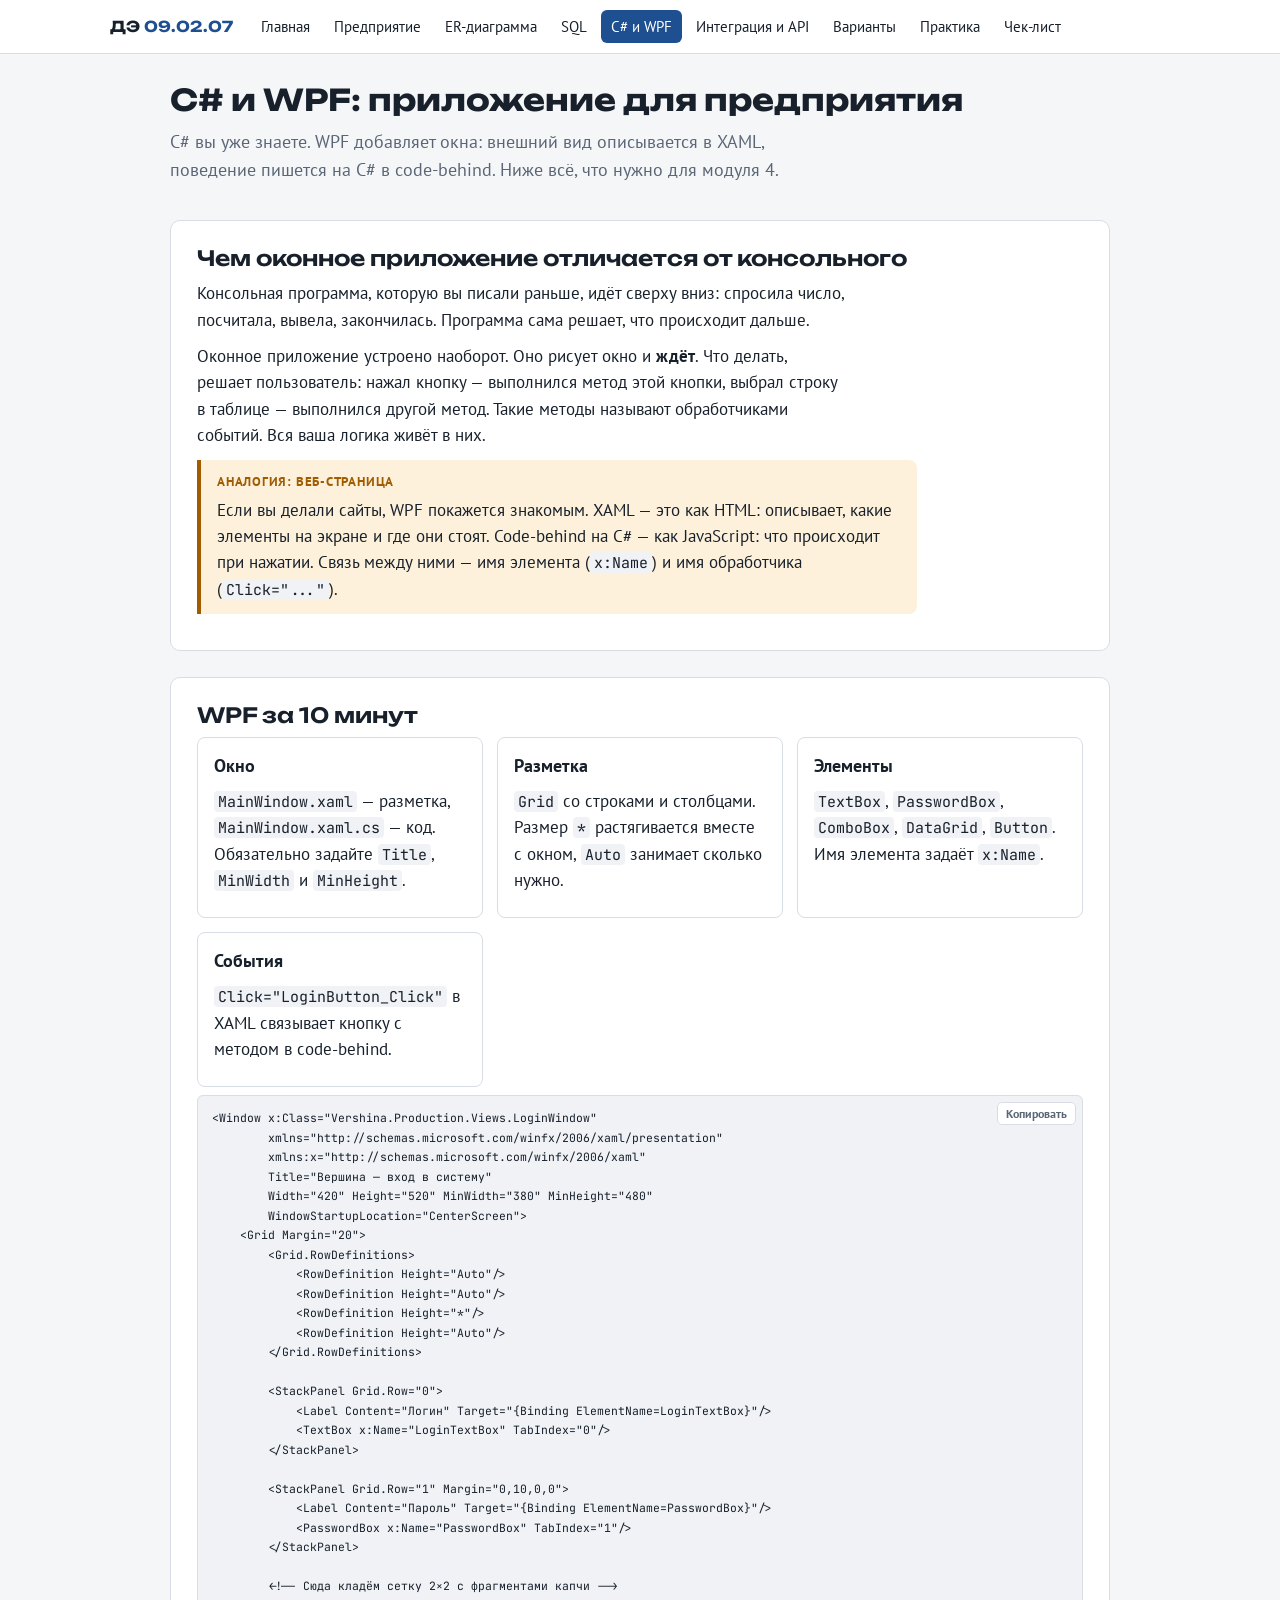
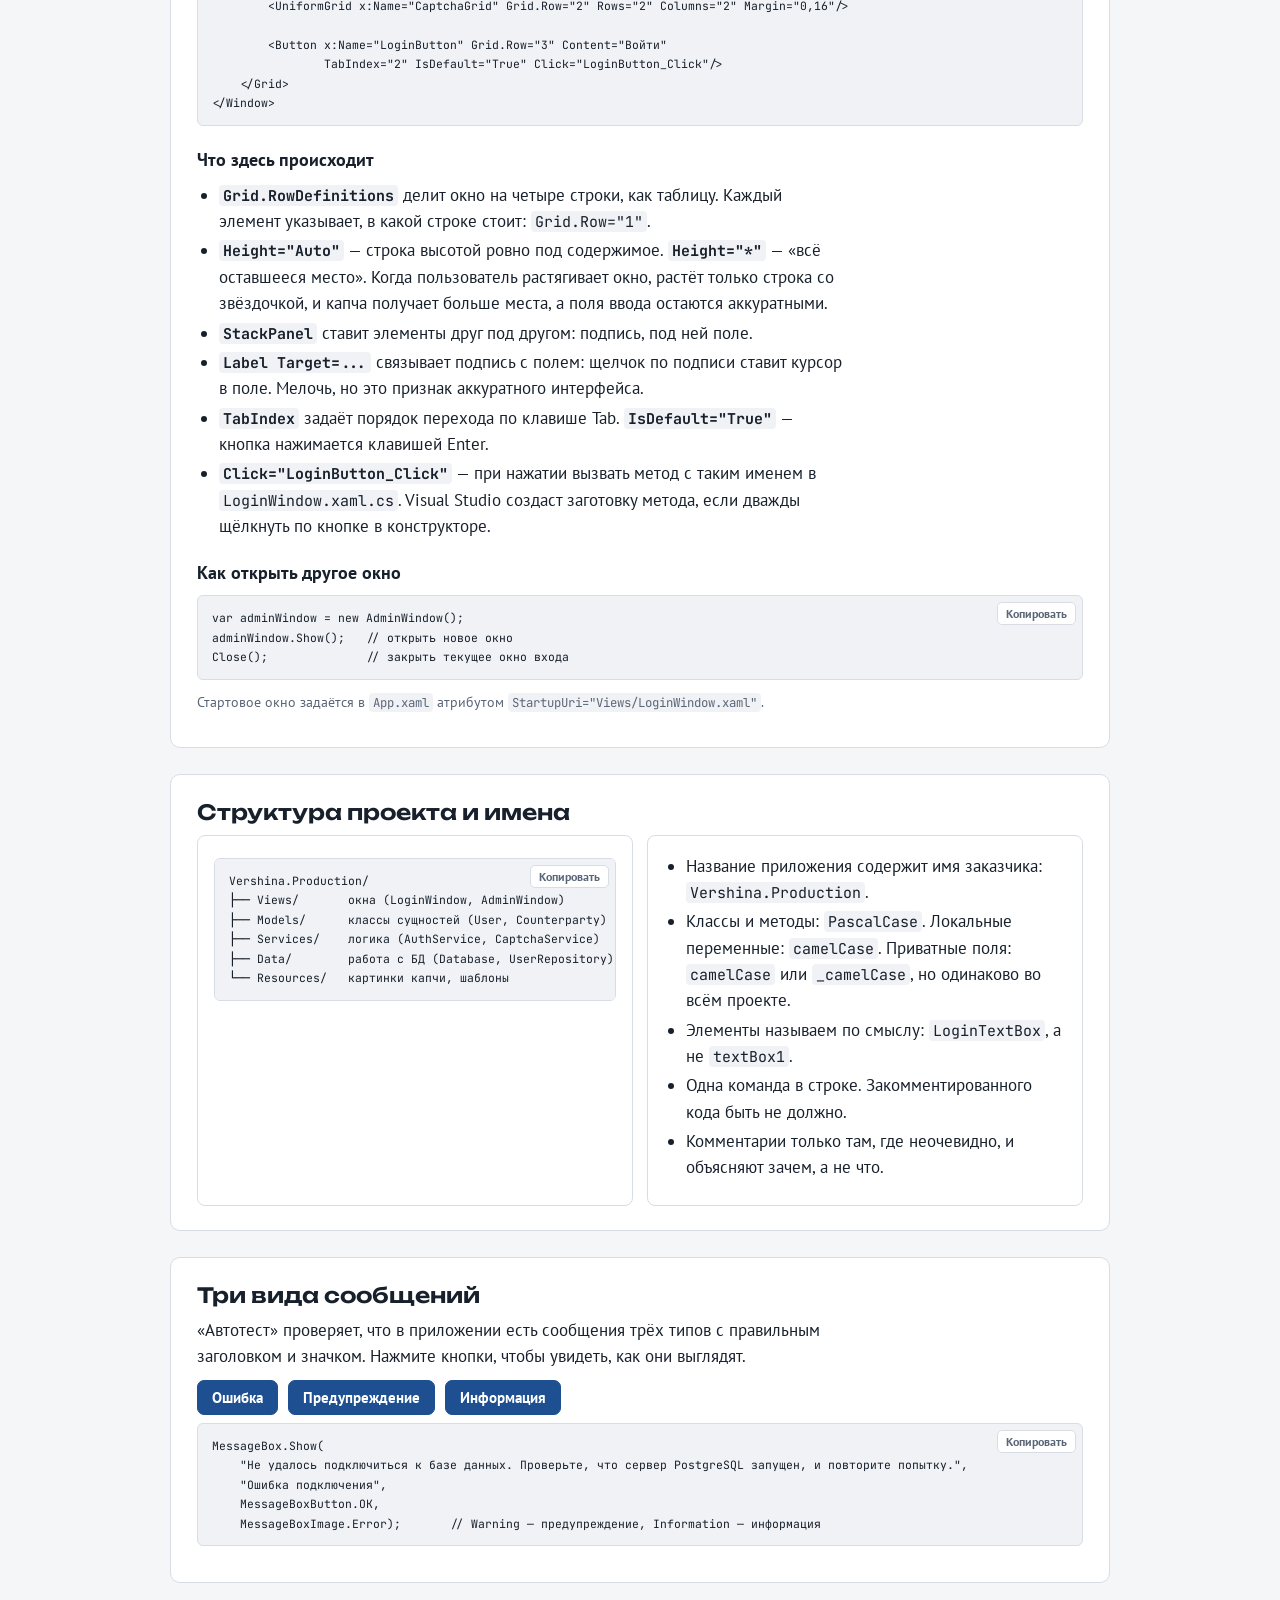
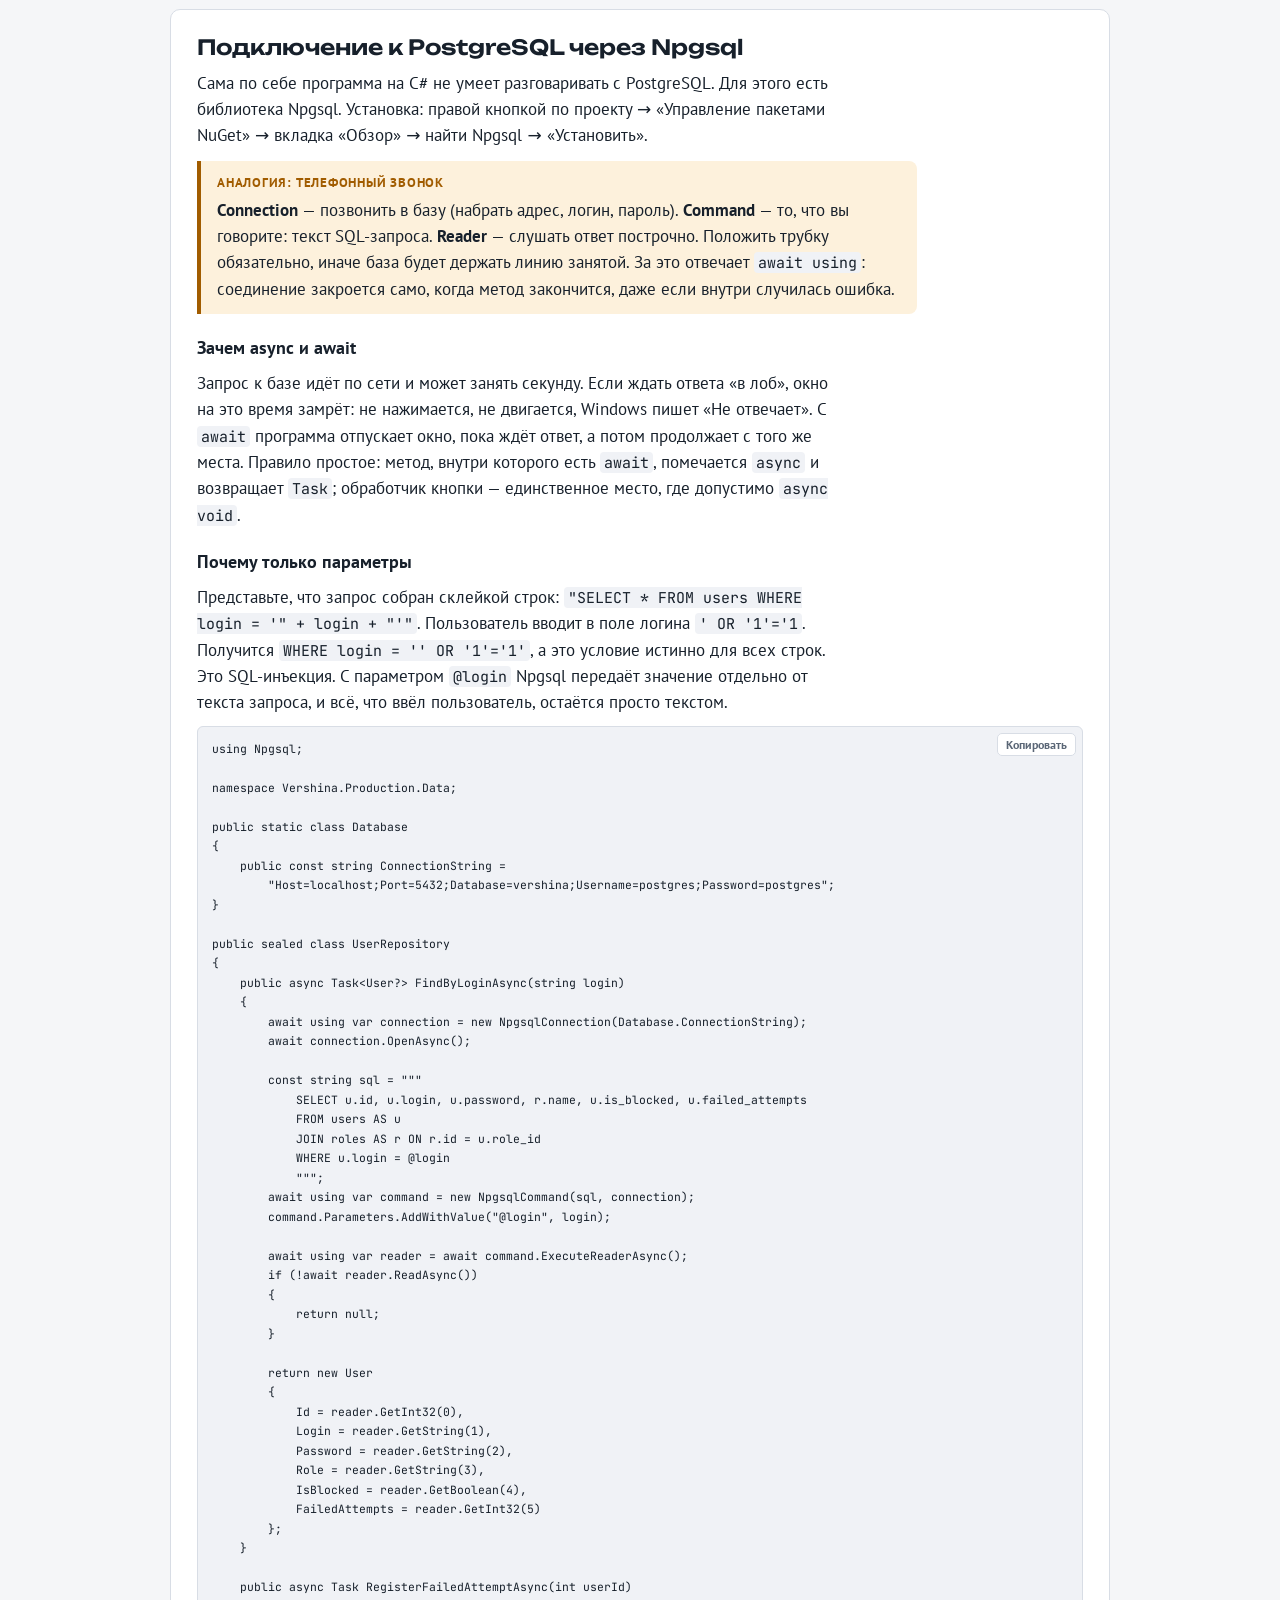
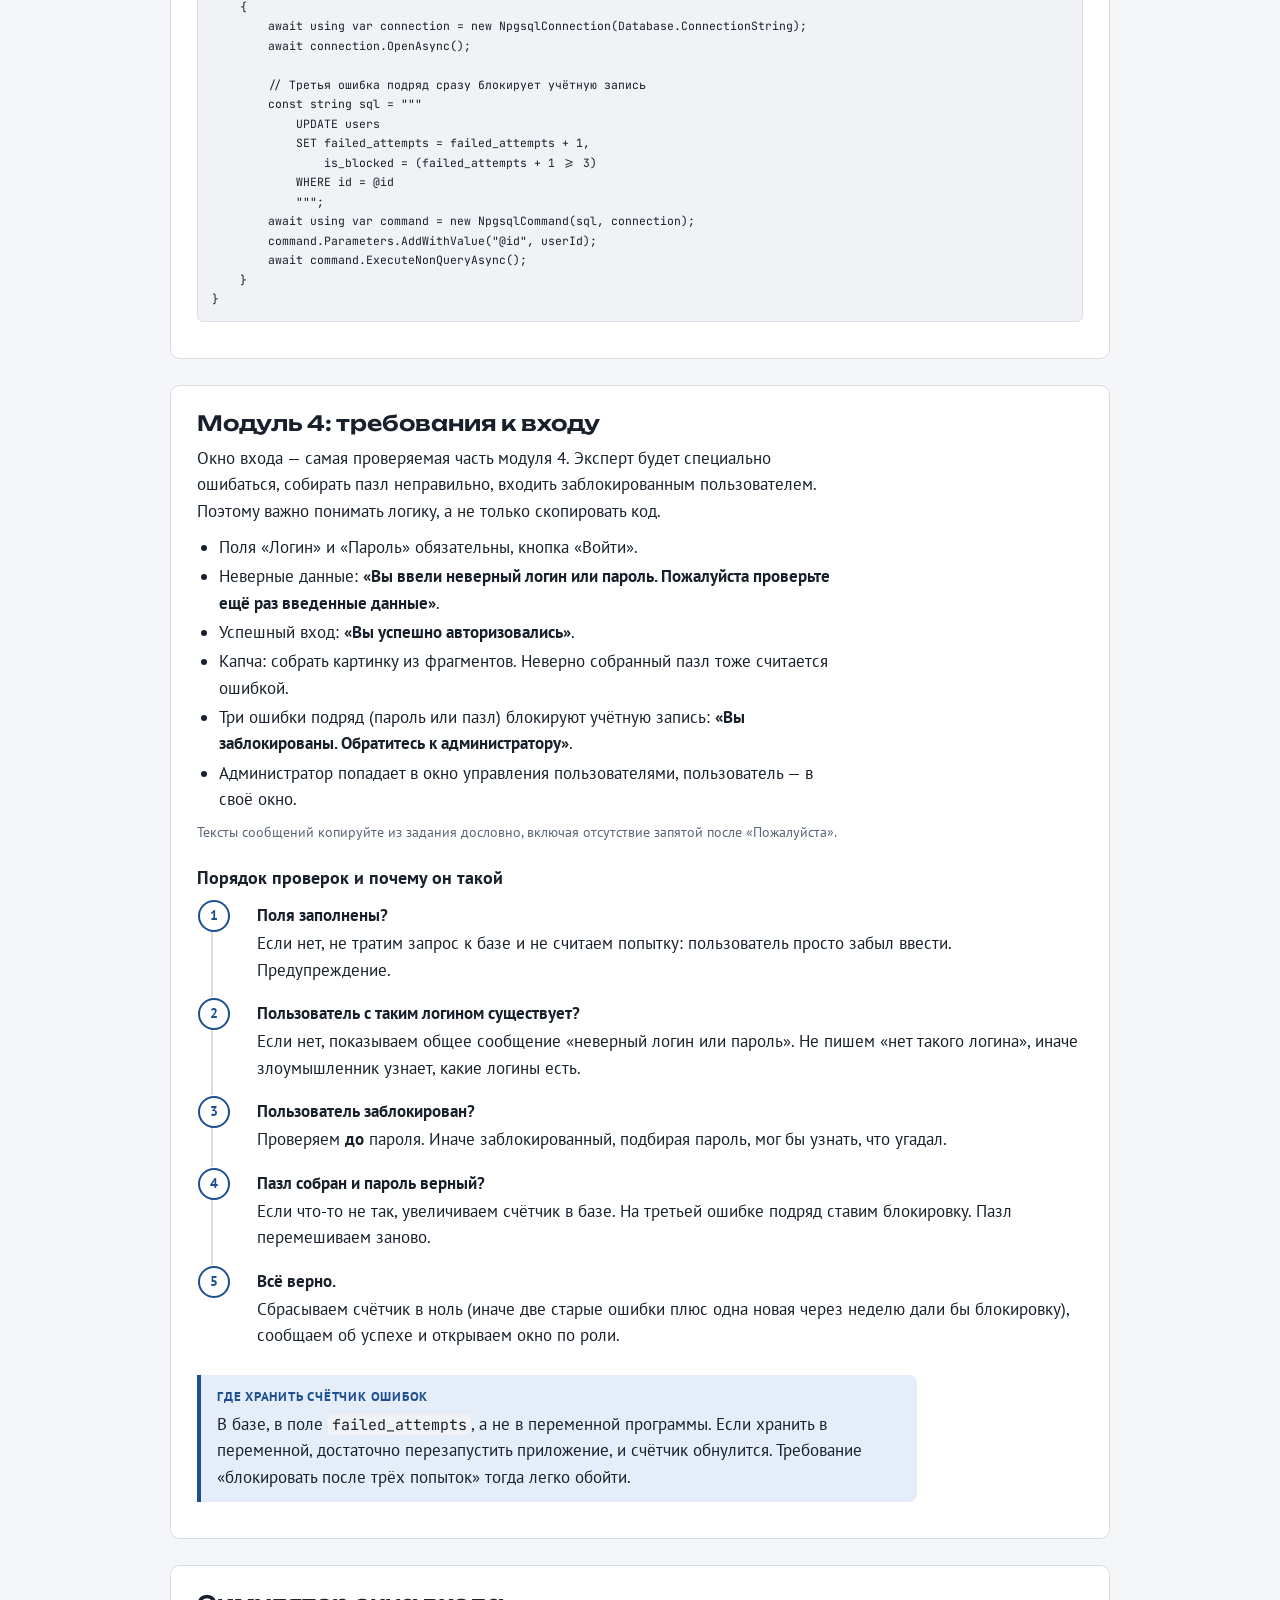
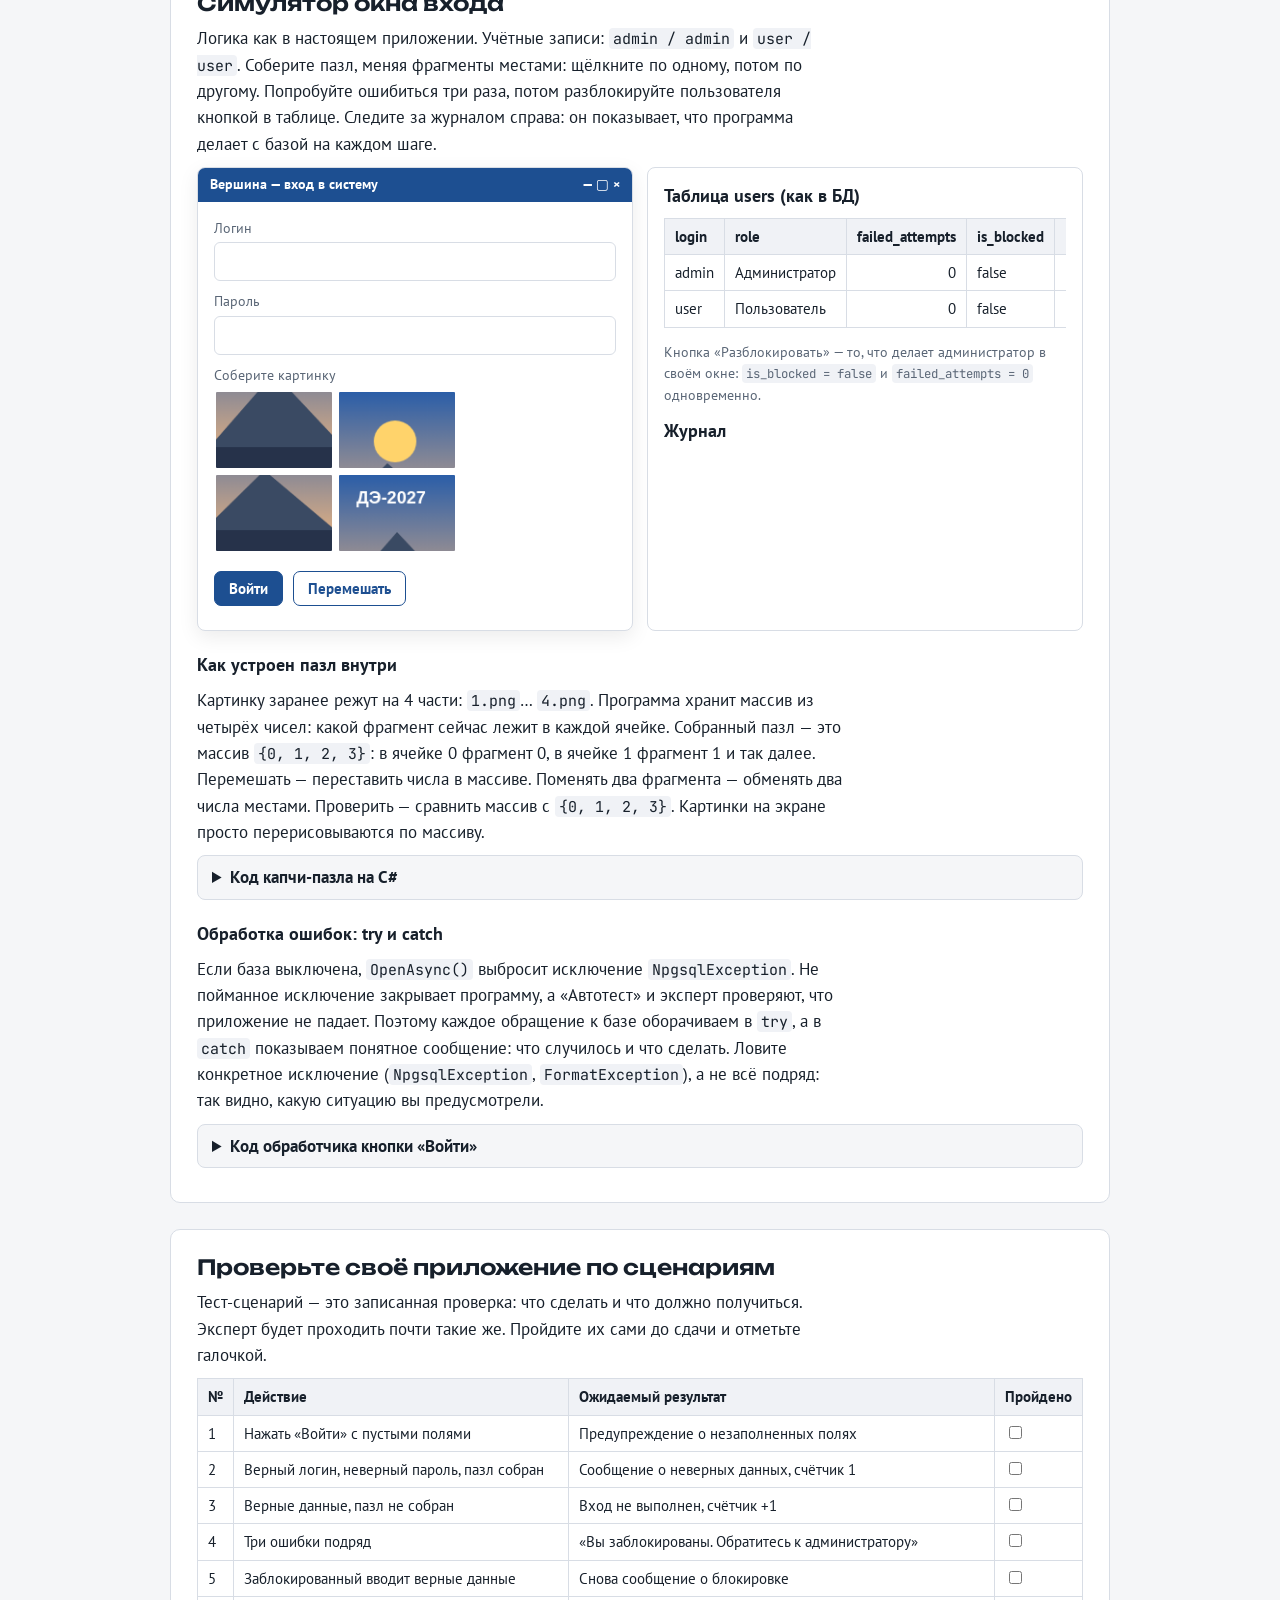
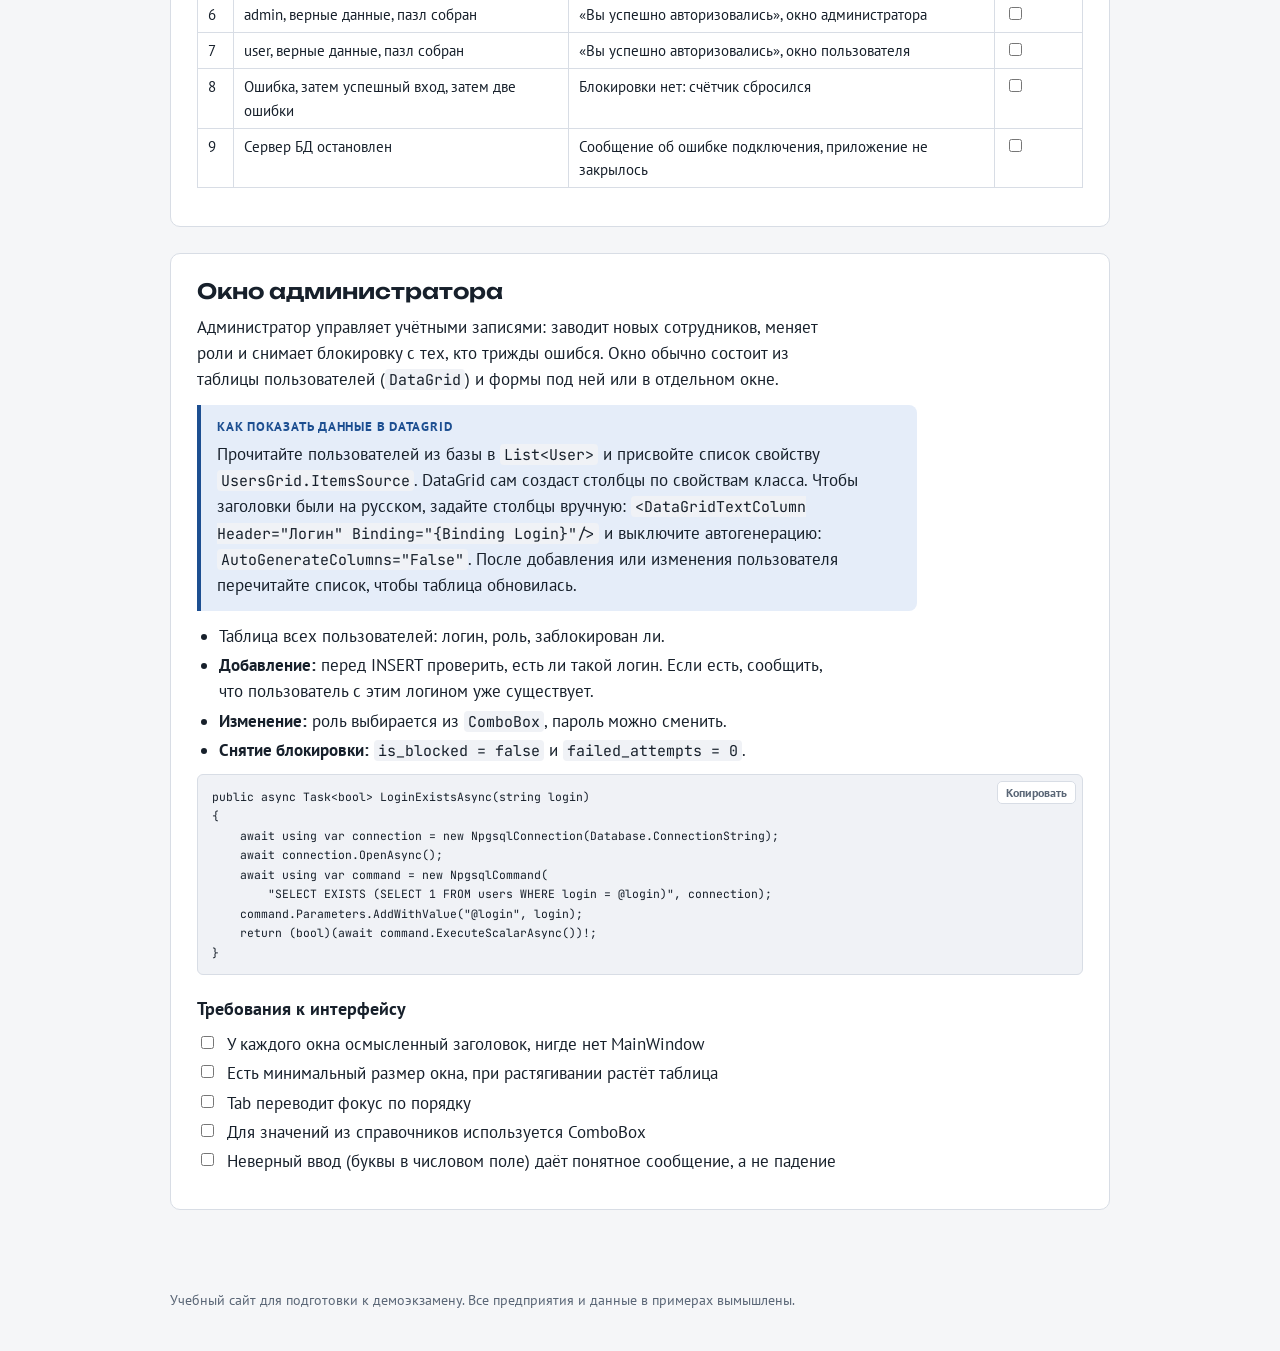
<file: wpf.html>
<!DOCTYPE html>
<html lang="ru">
<head>
<meta charset="utf-8">
<meta name="viewport" content="width=device-width, initial-scale=1">
<title>C# и WPF · Подготовка к ДЭ</title>
<meta name="description" content="Материалы для подготовки к демоэкзамену 09.02.07 «Программист»">
<link rel="preconnect" href="https://fonts.googleapis.com">
<link rel="preconnect" href="https://fonts.gstatic.com" crossorigin>
<link href="https://fonts.googleapis.com/css2?family=Unbounded:wght@600;700&family=PT+Sans:ital,wght@0,400;0,700;1,400&family=JetBrains+Mono:wght@400;600&display=swap" rel="stylesheet">
<link rel="stylesheet" href="assets/style.css">

</head>
<body>
<header class="site"><div class="in">
  <a class="logo" href="index.html">ДЭ <span>09.02.07</span></a>
  <nav class="top" aria-label="Разделы"><a href="index.html">Главная</a><a href="enterprise.html">Предприятие</a><a href="er.html">ER-диаграмма</a><a href="sql.html">SQL</a><a href="wpf.html" aria-current="page">C# и WPF</a><a href="integration.html">Интеграция и API</a><a href="variants.html">Варианты</a><a href="practice.html">Практика</a><a href="checklist.html">Чек-лист</a></nav>
</div></header>
<main>
<section>
  <h1>C# и WPF: приложение для предприятия</h1>
  <p class="lead">C# вы уже знаете. WPF добавляет окна: внешний вид описывается в XAML, поведение пишется на C# в code-behind. Ниже всё, что нужно для модуля 4.</p>
</section>

<section class="card" id="idea">
  <h2>Чем оконное приложение отличается от консольного</h2>
  <div class="prose">
    <p>Консольная программа, которую вы писали раньше, идёт сверху вниз: спросила число, посчитала, вывела, закончилась. Программа сама решает, что происходит дальше.</p>
    <p>Оконное приложение устроено наоборот. Оно рисует окно и <b>ждёт</b>. Что делать, решает пользователь: нажал кнопку — выполнился метод этой кнопки, выбрал строку в таблице — выполнился другой метод. Такие методы называют обработчиками событий. Вся ваша логика живёт в них.</p>
  </div>
  <div class="note analogy"><b>Аналогия: веб-страница</b>
    <p>Если вы делали сайты, WPF покажется знакомым. XAML — это как HTML: описывает, какие элементы на экране и где они стоят. Code-behind на C# — как JavaScript: что происходит при нажатии. Связь между ними — имя элемента (<code>x:Name</code>) и имя обработчика (<code>Click="..."</code>).</p>
  </div>
</section>

<section class="card" id="basics">
  <h2>WPF за 10 минут</h2>
  <div class="grid">
    <div class="box"><h3>Окно</h3><p><code>MainWindow.xaml</code> — разметка, <code>MainWindow.xaml.cs</code> — код. Обязательно задайте <code>Title</code>, <code>MinWidth</code> и <code>MinHeight</code>.</p></div>
    <div class="box"><h3>Разметка</h3><p><code>Grid</code> со строками и столбцами. Размер <code>*</code> растягивается вместе с окном, <code>Auto</code> занимает сколько нужно.</p></div>
    <div class="box"><h3>Элементы</h3><p><code>TextBox</code>, <code>PasswordBox</code>, <code>ComboBox</code>, <code>DataGrid</code>, <code>Button</code>. Имя элемента задаёт <code>x:Name</code>.</p></div>
    <div class="box"><h3>События</h3><p><code>Click="LoginButton_Click"</code> в XAML связывает кнопку с методом в code-behind.</p></div>
  </div>
<pre><code>&lt;Window x:Class="Vershina.Production.Views.LoginWindow"
        xmlns="http://schemas.microsoft.com/winfx/2006/xaml/presentation"
        xmlns:x="http://schemas.microsoft.com/winfx/2006/xaml"
        Title="Вершина — вход в систему"
        Width="420" Height="520" MinWidth="380" MinHeight="480"
        WindowStartupLocation="CenterScreen"&gt;
    &lt;Grid Margin="20"&gt;
        &lt;Grid.RowDefinitions&gt;
            &lt;RowDefinition Height="Auto"/&gt;
            &lt;RowDefinition Height="Auto"/&gt;
            &lt;RowDefinition Height="*"/&gt;
            &lt;RowDefinition Height="Auto"/&gt;
        &lt;/Grid.RowDefinitions&gt;

        &lt;StackPanel Grid.Row="0"&gt;
            &lt;Label Content="Логин" Target="{Binding ElementName=LoginTextBox}"/&gt;
            &lt;TextBox x:Name="LoginTextBox" TabIndex="0"/&gt;
        &lt;/StackPanel&gt;

        &lt;StackPanel Grid.Row="1" Margin="0,10,0,0"&gt;
            &lt;Label Content="Пароль" Target="{Binding ElementName=PasswordBox}"/&gt;
            &lt;PasswordBox x:Name="PasswordBox" TabIndex="1"/&gt;
        &lt;/StackPanel&gt;

        &lt;!-- Сюда кладём сетку 2×2 с фрагментами капчи --&gt;
        &lt;UniformGrid x:Name="CaptchaGrid" Grid.Row="2" Rows="2" Columns="2" Margin="0,16"/&gt;

        &lt;Button x:Name="LoginButton" Grid.Row="3" Content="Войти"
                TabIndex="2" IsDefault="True" Click="LoginButton_Click"/&gt;
    &lt;/Grid&gt;
&lt;/Window&gt;</code></pre>
  <h3>Что здесь происходит</h3>
  <ul class="prose">
    <li><b><code>Grid.RowDefinitions</code></b> делит окно на четыре строки, как таблицу. Каждый элемент указывает, в какой строке стоит: <code>Grid.Row="1"</code>.</li>
    <li><b><code>Height="Auto"</code></b> — строка высотой ровно под содержимое. <b><code>Height="*"</code></b> — «всё оставшееся место». Когда пользователь растягивает окно, растёт только строка со звёздочкой, и капча получает больше места, а поля ввода остаются аккуратными.</li>
    <li><b><code>StackPanel</code></b> ставит элементы друг под другом: подпись, под ней поле.</li>
    <li><b><code>Label Target=...</code></b> связывает подпись с полем: щелчок по подписи ставит курсор в поле. Мелочь, но это признак аккуратного интерфейса.</li>
    <li><b><code>TabIndex</code></b> задаёт порядок перехода по клавише Tab. <b><code>IsDefault="True"</code></b> — кнопка нажимается клавишей Enter.</li>
    <li><b><code>Click="LoginButton_Click"</code></b> — при нажатии вызвать метод с таким именем в <code>LoginWindow.xaml.cs</code>. Visual Studio создаст заготовку метода, если дважды щёлкнуть по кнопке в конструкторе.</li>
  </ul>
  <h3>Как открыть другое окно</h3>
<pre><code>var adminWindow = new AdminWindow();
adminWindow.Show();   // открыть новое окно
Close();              // закрыть текущее окно входа</code></pre>
  <p class="small">Стартовое окно задаётся в <code>App.xaml</code> атрибутом <code>StartupUri="Views/LoginWindow.xaml"</code>.</p>
</section>

<section class="card" id="structure">
  <h2>Структура проекта и имена</h2>
  <div class="grid">
    <div class="box">
<pre><code>Vershina.Production/
├── Views/       окна (LoginWindow, AdminWindow)
├── Models/      классы сущностей (User, Counterparty)
├── Services/    логика (AuthService, CaptchaService)
├── Data/        работа с БД (Database, UserRepository)
└── Resources/   картинки капчи, шаблоны</code></pre>
    </div>
    <div class="box">
      <ul>
        <li>Название приложения содержит имя заказчика: <code>Vershina.Production</code>.</li>
        <li>Классы и методы: <code>PascalCase</code>. Локальные переменные: <code>camelCase</code>. Приватные поля: <code>camelCase</code> или <code>_camelCase</code>, но одинаково во всём проекте.</li>
        <li>Элементы называем по смыслу: <code>LoginTextBox</code>, а не <code>textBox1</code>.</li>
        <li>Одна команда в строке. Закомментированного кода быть не должно.</li>
        <li>Комментарии только там, где неочевидно, и объясняют зачем, а не что.</li>
      </ul>
    </div>
  </div>
</section>

<section class="card" id="messages">
  <h2>Три вида сообщений</h2>
  <p class="prose">«Автотест» проверяет, что в приложении есть сообщения трёх типов с правильным заголовком и значком. Нажмите кнопки, чтобы увидеть, как они выглядят.</p>
  <div class="row">
    <button class="btn" type="button" onclick="msgBox('error','Ошибка подключения','Не удалось подключиться к базе данных. Проверьте, что сервер PostgreSQL запущен, и повторите попытку.')">Ошибка</button>
    <button class="btn" type="button" onclick="msgBox('warning','Не заполнены поля','Введите логин и пароль, затем нажмите «Войти».')">Предупреждение</button>
    <button class="btn" type="button" onclick="msgBox('info','Готово','Пользователь ivanov добавлен.')">Информация</button>
  </div>
<pre><code>MessageBox.Show(
    "Не удалось подключиться к базе данных. Проверьте, что сервер PostgreSQL запущен, и повторите попытку.",
    "Ошибка подключения",
    MessageBoxButton.OK,
    MessageBoxImage.Error);       // Warning — предупреждение, Information — информация</code></pre>
</section>

<section class="card" id="db">
  <h2>Подключение к PostgreSQL через Npgsql</h2>
  <p class="prose">Сама по себе программа на C# не умеет разговаривать с PostgreSQL. Для этого есть библиотека Npgsql. Установка: правой кнопкой по проекту → «Управление пакетами NuGet» → вкладка «Обзор» → найти Npgsql → «Установить».</p>
  <div class="note analogy"><b>Аналогия: телефонный звонок</b>
    <p><b>Connection</b> — позвонить в базу (набрать адрес, логин, пароль). <b>Command</b> — то, что вы говорите: текст SQL-запроса. <b>Reader</b> — слушать ответ построчно. Положить трубку обязательно, иначе база будет держать линию занятой. За это отвечает <code>await using</code>: соединение закроется само, когда метод закончится, даже если внутри случилась ошибка.</p>
  </div>
  <h3>Зачем async и await</h3>
  <p class="prose">Запрос к базе идёт по сети и может занять секунду. Если ждать ответа «в лоб», окно на это время замрёт: не нажимается, не двигается, Windows пишет «Не отвечает». С <code>await</code> программа отпускает окно, пока ждёт ответ, а потом продолжает с того же места. Правило простое: метод, внутри которого есть <code>await</code>, помечается <code>async</code> и возвращает <code>Task</code>; обработчик кнопки — единственное место, где допустимо <code>async void</code>.</p>
  <h3>Почему только параметры</h3>
  <p class="prose">Представьте, что запрос собран склейкой строк: <code>"SELECT * FROM users WHERE login = '" + login + "'"</code>. Пользователь вводит в поле логина <code>' OR '1'='1</code>. Получится <code>WHERE login = '' OR '1'='1'</code>, а это условие истинно для всех строк. Это SQL-инъекция. С параметром <code>@login</code> Npgsql передаёт значение отдельно от текста запроса, и всё, что ввёл пользователь, остаётся просто текстом.</p>
<pre><code>using Npgsql;

namespace Vershina.Production.Data;

public static class Database
{
    public const string ConnectionString =
        "Host=localhost;Port=5432;Database=vershina;Username=postgres;Password=postgres";
}

public sealed class UserRepository
{
    public async Task&lt;User?&gt; FindByLoginAsync(string login)
    {
        await using var connection = new NpgsqlConnection(Database.ConnectionString);
        await connection.OpenAsync();

        const string sql = """
            SELECT u.id, u.login, u.password, r.name, u.is_blocked, u.failed_attempts
            FROM users AS u
            JOIN roles AS r ON r.id = u.role_id
            WHERE u.login = @login
            """;
        await using var command = new NpgsqlCommand(sql, connection);
        command.Parameters.AddWithValue("@login", login);

        await using var reader = await command.ExecuteReaderAsync();
        if (!await reader.ReadAsync())
        {
            return null;
        }

        return new User
        {
            Id = reader.GetInt32(0),
            Login = reader.GetString(1),
            Password = reader.GetString(2),
            Role = reader.GetString(3),
            IsBlocked = reader.GetBoolean(4),
            FailedAttempts = reader.GetInt32(5)
        };
    }

    public async Task RegisterFailedAttemptAsync(int userId)
    {
        await using var connection = new NpgsqlConnection(Database.ConnectionString);
        await connection.OpenAsync();

        // Третья ошибка подряд сразу блокирует учётную запись
        const string sql = """
            UPDATE users
            SET failed_attempts = failed_attempts + 1,
                is_blocked = (failed_attempts + 1 &gt;= 3)
            WHERE id = @id
            """;
        await using var command = new NpgsqlCommand(sql, connection);
        command.Parameters.AddWithValue("@id", userId);
        await command.ExecuteNonQueryAsync();
    }
}</code></pre>
</section>

<section class="card" id="login">
  <h2>Модуль 4: требования к входу</h2>
  <p class="prose">Окно входа — самая проверяемая часть модуля 4. Эксперт будет специально ошибаться, собирать пазл неправильно, входить заблокированным пользователем. Поэтому важно понимать логику, а не только скопировать код.</p>
  <ul class="prose">
    <li>Поля «Логин» и «Пароль» обязательны, кнопка «Войти».</li>
    <li>Неверные данные: <b>«Вы ввели неверный логин или пароль. Пожалуйста проверьте ещё раз введенные данные»</b>.</li>
    <li>Успешный вход: <b>«Вы успешно авторизовались»</b>.</li>
    <li>Капча: собрать картинку из фрагментов. Неверно собранный пазл тоже считается ошибкой.</li>
    <li>Три ошибки подряд (пароль или пазл) блокируют учётную запись: <b>«Вы заблокированы. Обратитесь к администратору»</b>.</li>
    <li>Администратор попадает в окно управления пользователями, пользователь — в своё окно.</li>
  </ul>
  <p class="small">Тексты сообщений копируйте из задания дословно, включая отсутствие запятой после «Пожалуйста».</p>
  <h3>Порядок проверок и почему он такой</h3>
  <ol class="walk">
    <li><b>Поля заполнены?</b> Если нет, не тратим запрос к базе и не считаем попытку: пользователь просто забыл ввести. Предупреждение.</li>
    <li><b>Пользователь с таким логином существует?</b> Если нет, показываем общее сообщение «неверный логин или пароль». Не пишем «нет такого логина», иначе злоумышленник узнает, какие логины есть.</li>
    <li><b>Пользователь заблокирован?</b> Проверяем <b>до</b> пароля. Иначе заблокированный, подбирая пароль, мог бы узнать, что угадал.</li>
    <li><b>Пазл собран и пароль верный?</b> Если что-то не так, увеличиваем счётчик в базе. На третьей ошибке подряд ставим блокировку. Пазл перемешиваем заново.</li>
    <li><b>Всё верно.</b> Сбрасываем счётчик в ноль (иначе две старые ошибки плюс одна новая через неделю дали бы блокировку), сообщаем об успехе и открываем окно по роли.</li>
  </ol>
  <div class="note"><b>Где хранить счётчик ошибок</b>
    <p>В базе, в поле <code>failed_attempts</code>, а не в переменной программы. Если хранить в переменной, достаточно перезапустить приложение, и счётчик обнулится. Требование «блокировать после трёх попыток» тогда легко обойти.</p>
  </div>
</section>

<section class="card" id="sim">
  <h2>Симулятор окна входа</h2>
  <p class="prose">Логика как в настоящем приложении. Учётные записи: <code>admin / admin</code> и <code>user / user</code>. Соберите пазл, меняя фрагменты местами: щёлкните по одному, потом по другому. Попробуйте ошибиться три раза, потом разблокируйте пользователя кнопкой в таблице. Следите за журналом справа: он показывает, что программа делает с базой на каждом шаге.</p>
  <div class="grid" style="grid-template-columns:repeat(auto-fit,minmax(340px,1fr))">
    <div class="win">
      <div class="bar"><span>Вершина — вход в систему</span><span>— ▢ ×</span></div>
      <div class="body">
        <label class="f">Логин<input type="text" id="simLogin" autocomplete="off"></label>
        <label class="f">Пароль<input type="password" id="simPass" autocomplete="off"></label>
        <div>
          <div class="small" style="margin-bottom:4px">Соберите картинку</div>
          <div class="puzzle" id="simPuzzle"></div>
        </div>
        <div class="row"><button class="btn" type="button" id="simBtn">Войти</button><button class="btn ghost" type="button" id="simShuffle">Перемешать</button></div>
      </div>
    </div>
    <div class="box">
      <h3>Таблица users (как в БД)</h3>
      <div class="tw"><table id="simUsers"><thead><tr><th>login</th><th>role</th><th class="n">failed_attempts</th><th>is_blocked</th><th></th></tr></thead><tbody></tbody></table></div>
      <p class="small">Кнопка «Разблокировать» — то, что делает администратор в своём окне: <code>is_blocked = false</code> и <code>failed_attempts = 0</code> одновременно.</p>
      <h3>Журнал</h3>
      <ol id="simLog" class="small" style="max-height:180px;overflow:auto"></ol>
    </div>
  </div>
  <h3>Как устроен пазл внутри</h3>
  <p class="prose">Картинку заранее режут на 4 части: <code>1.png</code>… <code>4.png</code>. Программа хранит массив из четырёх чисел: какой фрагмент сейчас лежит в каждой ячейке. Собранный пазл — это массив <code>{0, 1, 2, 3}</code>: в ячейке 0 фрагмент 0, в ячейке 1 фрагмент 1 и так далее. Перемешать — переставить числа в массиве. Поменять два фрагмента — обменять два числа местами. Проверить — сравнить массив с <code>{0, 1, 2, 3}</code>. Картинки на экране просто перерисовываются по массиву.</p>
  <details><summary>Код капчи-пазла на C#</summary>
<pre><code>// order[i] — номер фрагмента, который сейчас лежит в ячейке i
private int[] order = { 0, 1, 2, 3 };
private int? firstSelectedCell;

private void ShufflePieces()
{
    var random = new Random();
    // Перемешиваем, пока не получится порядок, отличный от собранного
    do
    {
        order = order.OrderBy(_ =&gt; random.Next()).ToArray();
    }
    while (IsPuzzleSolved());
    RenderPieces();
}

private void OnPieceClick(int cellIndex)
{
    if (firstSelectedCell is null)
    {
        firstSelectedCell = cellIndex;
        return;
    }

    int first = firstSelectedCell.Value;
    (order[first], order[cellIndex]) = (order[cellIndex], order[first]);
    firstSelectedCell = null;
    RenderPieces();
}

private bool IsPuzzleSolved()
{
    return order.SequenceEqual(new[] { 0, 1, 2, 3 });
}

private void RenderPieces()
{
    CaptchaGrid.Children.Clear();
    for (int cell = 0; cell &lt; order.Length; cell++)
    {
        int cellIndex = cell;
        var image = new Image
        {
            Source = new BitmapImage(new Uri($"pack://application:,,,/Resources/{order[cell] + 1}.png")),
            Cursor = Cursors.Hand
        };
        image.MouseLeftButtonUp += (_, _) =&gt; OnPieceClick(cellIndex);
        CaptchaGrid.Children.Add(image);
    }
}</code></pre>
  </details>
  <h3>Обработка ошибок: try и catch</h3>
  <p class="prose">Если база выключена, <code>OpenAsync()</code> выбросит исключение <code>NpgsqlException</code>. Не пойманное исключение закрывает программу, а «Автотест» и эксперт проверяют, что приложение не падает. Поэтому каждое обращение к базе оборачиваем в <code>try</code>, а в <code>catch</code> показываем понятное сообщение: что случилось и что сделать. Ловите конкретное исключение (<code>NpgsqlException</code>, <code>FormatException</code>), а не всё подряд: так видно, какую ситуацию вы предусмотрели.</p>
  <details><summary>Код обработчика кнопки «Войти»</summary>
<pre><code>private async void LoginButton_Click(object sender, RoutedEventArgs e)
{
    string login = LoginTextBox.Text.Trim();
    string password = PasswordBox.Password;

    if (login.Length == 0 || password.Length == 0)
    {
        MessageBox.Show("Введите логин и пароль, затем нажмите «Войти».",
            "Не заполнены поля", MessageBoxButton.OK, MessageBoxImage.Warning);
        return;
    }

    try
    {
        var user = await userRepository.FindByLoginAsync(login);
        if (user is null)
        {
            ShowWrongCredentials();
            return;
        }

        if (user.IsBlocked)
        {
            MessageBox.Show("Вы заблокированы. Обратитесь к администратору",
                "Доступ запрещён", MessageBoxButton.OK, MessageBoxImage.Error);
            return;
        }

        if (!IsPuzzleSolved() || user.Password != password)
        {
            await userRepository.RegisterFailedAttemptAsync(user.Id);
            ShowWrongCredentials();
            ShufflePieces();
            return;
        }

        await userRepository.ResetFailedAttemptsAsync(user.Id);
        MessageBox.Show("Вы успешно авторизовались",
            "Вход выполнен", MessageBoxButton.OK, MessageBoxImage.Information);
        OpenWorkspace(user);
    }
    catch (NpgsqlException)
    {
        MessageBox.Show("Не удалось подключиться к базе данных. Проверьте, что сервер PostgreSQL запущен, и повторите попытку.",
            "Ошибка подключения", MessageBoxButton.OK, MessageBoxImage.Error);
    }
}</code></pre>
  </details>
</section>

<section class="card" id="tests">
  <h2>Проверьте своё приложение по сценариям</h2>
  <p class="prose">Тест-сценарий — это записанная проверка: что сделать и что должно получиться. Эксперт будет проходить почти такие же. Пройдите их сами до сдачи и отметьте галочкой.</p>
  <div class="tw"><table>
    <thead><tr><th>№</th><th>Действие</th><th>Ожидаемый результат</th><th>Пройдено</th></tr></thead>
    <tbody>
      <tr><td>1</td><td>Нажать «Войти» с пустыми полями</td><td>Предупреждение о незаполненных полях</td><td><input type="checkbox" data-store="t1" aria-label="Сценарий 1"></td></tr>
      <tr><td>2</td><td>Верный логин, неверный пароль, пазл собран</td><td>Сообщение о неверных данных, счётчик 1</td><td><input type="checkbox" data-store="t2" aria-label="Сценарий 2"></td></tr>
      <tr><td>3</td><td>Верные данные, пазл не собран</td><td>Вход не выполнен, счётчик +1</td><td><input type="checkbox" data-store="t3" aria-label="Сценарий 3"></td></tr>
      <tr><td>4</td><td>Три ошибки подряд</td><td>«Вы заблокированы. Обратитесь к администратору»</td><td><input type="checkbox" data-store="t4" aria-label="Сценарий 4"></td></tr>
      <tr><td>5</td><td>Заблокированный вводит верные данные</td><td>Снова сообщение о блокировке</td><td><input type="checkbox" data-store="t5" aria-label="Сценарий 5"></td></tr>
      <tr><td>6</td><td>admin, верные данные, пазл собран</td><td>«Вы успешно авторизовались», окно администратора</td><td><input type="checkbox" data-store="t6" aria-label="Сценарий 6"></td></tr>
      <tr><td>7</td><td>user, верные данные, пазл собран</td><td>«Вы успешно авторизовались», окно пользователя</td><td><input type="checkbox" data-store="t7" aria-label="Сценарий 7"></td></tr>
      <tr><td>8</td><td>Ошибка, затем успешный вход, затем две ошибки</td><td>Блокировки нет: счётчик сбросился</td><td><input type="checkbox" data-store="t8" aria-label="Сценарий 8"></td></tr>
      <tr><td>9</td><td>Сервер БД остановлен</td><td>Сообщение об ошибке подключения, приложение не закрылось</td><td><input type="checkbox" data-store="t9" aria-label="Сценарий 9"></td></tr>
    </tbody>
  </table></div>
</section>

<section class="card" id="admin">
  <h2>Окно администратора</h2>
  <p class="prose">Администратор управляет учётными записями: заводит новых сотрудников, меняет роли и снимает блокировку с тех, кто трижды ошибся. Окно обычно состоит из таблицы пользователей (<code>DataGrid</code>) и формы под ней или в отдельном окне.</p>
  <div class="note"><b>Как показать данные в DataGrid</b>
    <p>Прочитайте пользователей из базы в <code>List&lt;User&gt;</code> и присвойте список свойству <code>UsersGrid.ItemsSource</code>. DataGrid сам создаст столбцы по свойствам класса. Чтобы заголовки были на русском, задайте столбцы вручную: <code>&lt;DataGridTextColumn Header="Логин" Binding="{Binding Login}"/&gt;</code> и выключите автогенерацию: <code>AutoGenerateColumns="False"</code>. После добавления или изменения пользователя перечитайте список, чтобы таблица обновилась.</p>
  </div>
  <ul class="prose">
    <li>Таблица всех пользователей: логин, роль, заблокирован ли.</li>
    <li><b>Добавление:</b> перед INSERT проверить, есть ли такой логин. Если есть, сообщить, что пользователь с этим логином уже существует.</li>
    <li><b>Изменение:</b> роль выбирается из <code>ComboBox</code>, пароль можно сменить.</li>
    <li><b>Снятие блокировки:</b> <code>is_blocked = false</code> и <code>failed_attempts = 0</code>.</li>
  </ul>
<pre><code>public async Task&lt;bool&gt; LoginExistsAsync(string login)
{
    await using var connection = new NpgsqlConnection(Database.ConnectionString);
    await connection.OpenAsync();
    await using var command = new NpgsqlCommand(
        "SELECT EXISTS (SELECT 1 FROM users WHERE login = @login)", connection);
    command.Parameters.AddWithValue("@login", login);
    return (bool)(await command.ExecuteScalarAsync())!;
}</code></pre>
  <h3>Требования к интерфейсу</h3>
  <ul class="check">
    <li><label><input type="checkbox" data-store="ui1"> У каждого окна осмысленный заголовок, нигде нет MainWindow</label></li>
    <li><label><input type="checkbox" data-store="ui2"> Есть минимальный размер окна, при растягивании растёт таблица</label></li>
    <li><label><input type="checkbox" data-store="ui3"> Tab переводит фокус по порядку</label></li>
    <li><label><input type="checkbox" data-store="ui4"> Для значений из справочников используется ComboBox</label></li>
    <li><label><input type="checkbox" data-store="ui5"> Неверный ввод (буквы в числовом поле) даёт понятное сообщение, а не падение</label></li>
  </ul>
</section>
</main>
<footer>Учебный сайт для подготовки к демоэкзамену. Все предприятия и данные в примерах вымышлены.</footer>
<script src="assets/app.js"></script>
<script>
(function () {
  // ---------- рисуем картинку для капчи и режем на 4 части
  var W = 240, H = 160;
  var src = document.createElement("canvas"); src.width = W; src.height = H;
  var g = src.getContext("2d");
  var sky = g.createLinearGradient(0, 0, 0, H); sky.addColorStop(0, "#2b5ea8"); sky.addColorStop(1, "#f2b880");
  g.fillStyle = sky; g.fillRect(0, 0, W, H);
  g.fillStyle = "#ffd36b"; g.beginPath(); g.arc(178, 52, 22, 0, Math.PI * 2); g.fill();
  g.fillStyle = "#3a4a63"; g.beginPath(); g.moveTo(0, 130); g.lineTo(60, 60); g.lineTo(120, 125); g.lineTo(170, 75); g.lineTo(240, 135); g.lineTo(240, 160); g.lineTo(0, 160); g.fill();
  g.fillStyle = "#26324a"; g.fillRect(0, 138, W, 22);
  g.fillStyle = "#fff"; g.font = "bold 18px sans-serif"; g.fillText("ДЭ-2027", 18, 30);

  var order = [0, 1, 2, 3], selected = null;
  var users = [
    { login: "admin", password: "admin", role: "Администратор", failed: 0, blocked: false },
    { login: "user", password: "user", role: "Пользователь", failed: 0, blocked: false }
  ];
  var box = document.getElementById("simPuzzle"), logEl = document.getElementById("simLog");

  function piece(n) {
    var c = document.createElement("canvas"); c.width = W / 2; c.height = H / 2;
    c.getContext("2d").drawImage(src, (n % 2) * W / 2, Math.floor(n / 2) * H / 2, W / 2, H / 2, 0, 0, W / 2, H / 2);
    return c;
  }
  function solved() { return order.join() === "0,1,2,3"; }
  function render() {
    box.innerHTML = "";
    order.forEach(function (n, cell) {
      var c = piece(n);
      c.setAttribute("role", "button"); c.setAttribute("tabindex", "0"); c.setAttribute("aria-label", "Фрагмент в ячейке " + (cell + 1));
      if (selected === cell) { c.classList.add("sel"); }
      function act() {
        if (selected === null) { selected = cell; render(); return; }
        var t = order[selected]; order[selected] = order[cell]; order[cell] = t; selected = null; render();
      }
      c.onclick = act;
      c.onkeydown = function (e) { if (e.key === "Enter" || e.key === " ") { e.preventDefault(); act(); } };
      box.appendChild(c);
    });
  }
  function shuffle() {
    do { order.sort(function () { return Math.random() - 0.5; }); } while (solved());
    selected = null; render();
  }
  function log(t) { logEl.insertAdjacentHTML("afterbegin", "<li>" + t + "</li>"); }
  function table() {
    var tb = document.querySelector("#simUsers tbody"); tb.innerHTML = "";
    users.forEach(function (u, i) {
      tb.insertAdjacentHTML("beforeend", "<tr><td>" + u.login + "</td><td>" + u.role + "</td><td class='n'>" + u.failed +
        "</td><td>" + (u.blocked ? "<b style='color:var(--bad)'>true</b>" : "false") + "</td><td>" +
        (u.blocked || u.failed ? "<button class='btn ghost' type='button' data-i='" + i + "' style='padding:2px 8px;font-size:13px'>Разблокировать</button>" : "") + "</td></tr>");
    });
    tb.querySelectorAll("button").forEach(function (b) {
      b.onclick = function () { var u = users[+b.dataset.i]; u.blocked = false; u.failed = 0; log("Администратор разблокировал " + u.login); table(); };
    });
  }
  document.getElementById("simShuffle").onclick = shuffle;
  document.getElementById("simBtn").onclick = function () {
    var login = document.getElementById("simLogin").value.trim(), pass = document.getElementById("simPass").value;
    if (!login || !pass) { msgBox("warning", "Не заполнены поля", "Введите логин и пароль, затем нажмите «Войти»."); return; }
    var u = users.filter(function (x) { return x.login === login; })[0];
    var wrong = "Вы ввели неверный логин или пароль. Пожалуйста проверьте ещё раз введенные данные";
    if (!u) { log("Логин «" + login + "» не найден"); msgBox("error", "Ошибка входа", wrong); return; }
    if (u.blocked) { log(login + ": попытка входа заблокированного пользователя"); msgBox("error", "Доступ запрещён", "Вы заблокированы. Обратитесь к администратору"); return; }
    if (!solved() || u.password !== pass) {
      u.failed++; if (u.failed >= 3) { u.blocked = true; }
      log(login + ": " + (!solved() ? "пазл не собран" : "неверный пароль") + ", failed_attempts = " + u.failed + (u.blocked ? ", заблокирован" : ""));
      table();
      msgBox("error", "Ошибка входа", u.blocked ? "Вы заблокированы. Обратитесь к администратору" : wrong, shuffle);
      return;
    }
    u.failed = 0; table();
    log(login + ": успешный вход, счётчик сброшен");
    msgBox("info", "Вход выполнен", "Вы успешно авторизовались", function () {
      msgBox("info", u.role === "Администратор" ? "Окно администратора" : "Окно пользователя",
        u.role === "Администратор" ? "Здесь откроется управление пользователями." : "Здесь откроется рабочее окно пользователя.", shuffle);
    });
  };
  shuffle(); table();
})();
</script>
</body>
</html>
</file>
<file: assets/style.css>
:root{
  /* Рабочая тетрадь: бумага, тушь, цвет темы. Шапка с навигацией, контент колонкой до 980px. */
  --paper:#f5f6f8; --sheet:#ffffff; --ink:#17202b; --muted:#5a6676; --line:#d8dde5;
  --accent:#1d4f91; --accent-soft:#e5edf9;
  --ok:#17803d; --ok-soft:#e3f4e8; --bad:#b3261e; --bad-soft:#fbe7e5; --warn:#a15c00; --warn-soft:#fdf1dc;
  --code-bg:#f0f2f6;
  --f-display:"Unbounded","PT Sans",system-ui,sans-serif;
  --f-body:"PT Sans","Segoe UI",system-ui,sans-serif;
  --f-mono:"JetBrains Mono",Consolas,monospace;
  color-scheme:light;
}
@media (prefers-color-scheme: dark){
  :root:not([data-theme="light"]){
    --paper:#10151c; --sheet:#171f29; --ink:#e3e8ef; --muted:#9aa6b6; --line:#2a3542;
    --accent:#80b1f0; --accent-soft:#1d2c40;
    --ok:#5cc983; --ok-soft:#173323; --bad:#f08a82; --bad-soft:#3a1d1b; --warn:#f0b260; --warn-soft:#382a14;
    --code-bg:#0e131a; color-scheme:dark;
  }
}
:root[data-theme="dark"]{
  --paper:#10151c; --sheet:#171f29; --ink:#e3e8ef; --muted:#9aa6b6; --line:#2a3542;
  --accent:#80b1f0; --accent-soft:#1d2c40;
  --ok:#5cc983; --ok-soft:#173323; --bad:#f08a82; --bad-soft:#3a1d1b; --warn:#f0b260; --warn-soft:#382a14;
  --code-bg:#0e131a; color-scheme:dark;
}
*{box-sizing:border-box}
html{scroll-behavior:smooth}
body{margin:0;background:var(--paper);color:var(--ink);font-family:var(--f-body);font-size:17px;line-height:1.55}
a{color:var(--accent)}
:focus-visible{outline:2px solid var(--accent);outline-offset:2px}
header.site{background:var(--sheet);border-bottom:1px solid var(--line);position:sticky;top:0;z-index:10}
header.site .in{max-width:1100px;margin:0 auto;padding:10px 20px;display:flex;gap:18px;align-items:center;flex-wrap:wrap}
.logo{font-family:var(--f-display);font-weight:700;font-size:15px;text-decoration:none;color:var(--ink);white-space:nowrap}
.logo span{color:var(--accent)}
nav.top{display:flex;gap:4px;flex-wrap:wrap}
nav.top a{text-decoration:none;color:var(--ink);padding:5px 10px;border-radius:6px;font-size:15px}
nav.top a:hover{background:var(--accent-soft)}
nav.top a[aria-current="page"]{background:var(--accent);color:var(--sheet)}
main{max-width:980px;margin:0 auto;padding:28px 20px 80px;display:flex;flex-direction:column;gap:26px}
h1,h2,h3{text-wrap:balance}
h1{font-family:var(--f-display);font-size:30px;line-height:1.2;margin:0 0 10px}
h2{font-family:var(--f-display);font-size:21px;line-height:1.3;margin:0 0 8px;font-weight:600}
h3{font-size:18px;margin:20px 0 8px}
p{margin:0 0 10px}
ul,ol{margin:0 0 10px;padding-left:22px}
li{margin:3px 0}
.lead{font-size:18px;color:var(--muted);max-width:68ch}
.prose{max-width:72ch}
.small{font-size:14px;color:var(--muted)}
section.card{background:var(--sheet);border:1px solid var(--line);border-radius:10px;padding:24px 26px;scroll-margin-top:70px}
.tw{overflow-x:auto;margin:8px 0 14px}
table{border-collapse:collapse;font-size:15px;min-width:100%}
th,td{border:1px solid var(--line);padding:6px 10px;text-align:left;vertical-align:top}
th{background:var(--code-bg)}
td.n,th.n{text-align:right;font-variant-numeric:tabular-nums;white-space:nowrap}
pre{position:relative;background:var(--code-bg);border:1px solid var(--line);border-radius:6px;padding:12px 14px;overflow-x:auto;font-family:var(--f-mono);font-size:13px;line-height:1.5;margin:8px 0 12px}
code{font-family:var(--f-mono);font-size:.88em;background:var(--code-bg);padding:1px 4px;border-radius:4px}
pre code{background:none;padding:0}
.copy{position:absolute;top:6px;right:6px;font:600 12px var(--f-body);padding:3px 8px;border-radius:5px;border:1px solid var(--line);background:var(--sheet);color:var(--muted);cursor:pointer}
.copy:hover{color:var(--ink)}
details{border:1px solid var(--line);border-radius:8px;padding:8px 14px;margin:10px 0;background:var(--paper)}
summary{cursor:pointer;font-weight:700}
details[open] summary{margin-bottom:8px}
.grid{display:grid;grid-template-columns:repeat(auto-fit,minmax(250px,1fr));gap:14px}
.box{border:1px solid var(--line);border-radius:8px;padding:14px 16px;background:var(--sheet)}
.box h3{margin-top:0}
.tag{display:inline-block;font-size:12px;font-weight:700;padding:1px 8px;border-radius:999px;border:1px solid var(--line);color:var(--muted)}
.btn{text-decoration:none;display:inline-block;font:600 15px var(--f-body);padding:7px 14px;border-radius:7px;border:1px solid var(--accent);background:var(--accent);color:var(--sheet);cursor:pointer}
.btn.ghost{background:transparent;color:var(--accent)}
.btn:disabled{opacity:.5;cursor:not-allowed}
.row{display:flex;gap:10px;flex-wrap:wrap;align-items:center;margin:8px 0}
input[type=text],input[type=number],input[type=password],select,textarea{font:inherit;font-size:16px;padding:6px 10px;border:1px solid var(--line);border-radius:6px;background:var(--sheet);color:var(--ink)}
textarea{font-family:var(--f-mono);font-size:13px;width:100%;min-height:140px}
label.f{display:flex;flex-direction:column;gap:3px;font-size:14px;color:var(--muted)}
.res{border-radius:7px;padding:10px 14px;margin:8px 0;font-weight:600}
.res.ok{background:var(--ok-soft);color:var(--ok)}
.res.bad{background:var(--bad-soft);color:var(--bad)}
.res.warn{background:var(--warn-soft);color:var(--warn)}
.res:empty{display:none}
.step{display:grid;grid-template-columns:40px 1fr;gap:12px;align-items:start;margin:10px 0}
.step .num{font-family:var(--f-display);font-weight:700;width:36px;height:36px;border-radius:50%;background:var(--accent-soft);color:var(--accent);display:grid;place-items:center}
.chain{display:flex;flex-wrap:wrap;gap:8px;align-items:stretch}
.chain .doc{flex:1 1 140px;border:1px solid var(--line);border-top:4px solid var(--accent);border-radius:6px;padding:10px;background:var(--sheet);font-size:14px}
.chain .doc b{display:block;font-size:15px}
.pick{display:flex;flex-wrap:wrap;gap:8px}
.pick button{font:inherit;font-size:15px;padding:8px 12px;border:1px solid var(--line);border-radius:7px;background:var(--sheet);color:var(--ink);cursor:pointer}
.pick button.used{opacity:.35}
.ordered{counter-reset:o;list-style:none;padding:0;display:flex;flex-direction:column;gap:6px;min-height:20px}
.ordered li{counter-increment:o;padding:6px 10px;border-radius:6px;background:var(--accent-soft)}
.ordered li::before{content:counter(o) ". ";font-weight:700}
.ordered li.ok{background:var(--ok-soft)} .ordered li.bad{background:var(--bad-soft)}
.timeline{display:grid;grid-template-columns:repeat(4,minmax(0,1fr));gap:10px}
.timeline a{display:block;text-decoration:none;color:var(--ink);border:1px solid var(--line);border-top:5px solid var(--c,var(--accent));border-radius:6px;padding:10px 12px;background:var(--sheet)}
.timeline a:hover{background:var(--accent-soft)}
.timeline .d{font-variant-numeric:tabular-nums;font-weight:700;display:block}
.timeline .t{font-size:14px;color:var(--muted)}
.check li{list-style:none;margin-left:-22px}
.check label{display:flex;gap:10px;align-items:flex-start;cursor:pointer}
.check input{margin-top:5px;accent-color:var(--accent)}
.progress{height:8px;border-radius:4px;background:var(--line);overflow:hidden}
.progress i{display:block;height:100%;background:var(--ok);width:0;transition:width .3s}
/* симулятор окна */
.win{border:1px solid var(--line);border-radius:8px;overflow:hidden;max-width:520px;background:var(--sheet);box-shadow:0 6px 20px rgba(0,0,0,.08)}
.win .bar{background:var(--accent);color:var(--sheet);padding:6px 12px;font-size:14px;font-weight:700;display:flex;justify-content:space-between}
.win .body{padding:16px;display:flex;flex-direction:column;gap:10px}
.puzzle{display:grid;grid-template-columns:repeat(2,120px);gap:3px;width:max-content}
.puzzle canvas{width:120px;height:80px;cursor:pointer;border:2px solid transparent;border-radius:3px;display:block}
.puzzle canvas.sel{border-color:var(--warn)}
.modal-back{position:fixed;inset:0;background:rgba(0,0,0,.35);display:none;align-items:center;justify-content:center;z-index:50;padding:16px}
.modal-back.show{display:flex}
.modal{background:var(--sheet);border-radius:8px;min-width:280px;max-width:440px;box-shadow:0 10px 30px rgba(0,0,0,.3);overflow:hidden}
.modal .bar{padding:8px 12px;font-weight:700;border-bottom:1px solid var(--line)}
.modal .body{padding:16px;display:flex;gap:12px;align-items:flex-start}
.modal .ico{font-size:26px;line-height:1;width:34px;height:34px;border-radius:50%;display:grid;place-items:center;color:#fff;flex:none;font-weight:700}
.modal .ico.error{background:#c62828} .modal .ico.warning{background:#e09b00} .modal .ico.info{background:#1e63b6}
.modal .foot{padding:10px 16px;display:flex;justify-content:flex-end;border-top:1px solid var(--line)}
.sqlout{max-height:340px;overflow:auto;border:1px solid var(--line);border-radius:6px;margin-top:8px}
.sqlout table{font-size:14px}
.mermaid{background:var(--sheet);border-radius:6px;overflow-x:auto}
footer{max-width:980px;margin:0 auto;padding:0 20px 40px;font-size:14px;color:var(--muted)}
@media (max-width:700px){
  h1{font-size:24px} section.card{padding:18px 16px}
  .timeline{grid-template-columns:repeat(2,minmax(0,1fr))}
  header.site{position:static}
}
@media (prefers-reduced-motion:reduce){html{scroll-behavior:auto}.progress i{transition:none}}
/* Объясняющие блоки */
.note{border-left:4px solid var(--accent);background:var(--accent-soft);padding:12px 16px;border-radius:0 8px 8px 0;margin:12px 0;max-width:80ch}
.note > b:first-child{display:block;font-size:13px;text-transform:uppercase;letter-spacing:.06em;margin-bottom:4px;color:var(--accent)}
.note.analogy{border-color:var(--warn);background:var(--warn-soft)}
.note.analogy > b:first-child{color:var(--warn)}
.note.mistake{border-color:var(--bad);background:var(--bad-soft)}
.note.mistake > b:first-child{color:var(--bad)}
.note.good{border-color:var(--ok);background:var(--ok-soft)}
.note.good > b:first-child{color:var(--ok)}
.note p:last-child,.note ul:last-child,.note ol:last-child{margin-bottom:0}
.walk{counter-reset:w;list-style:none;padding:0;margin:10px 0}
.walk > li{counter-increment:w;position:relative;padding:0 0 14px 44px;border-left:2px solid var(--line);margin-left:14px}
.walk > li:last-child{border-left-color:transparent}
.walk > li::before{content:counter(w);position:absolute;left:-15px;top:-2px;width:28px;height:28px;border-radius:50%;background:var(--sheet);border:2px solid var(--accent);color:var(--accent);font-weight:700;display:grid;place-items:center;font-size:14px}
.walk > li > b:first-child{display:block;margin-bottom:2px}
.mini{font-size:14px}
.mini th,.mini td{padding:4px 8px}
td.badcell{background:var(--bad-soft)}
td.goodcell{background:var(--ok-soft)}
</file>
